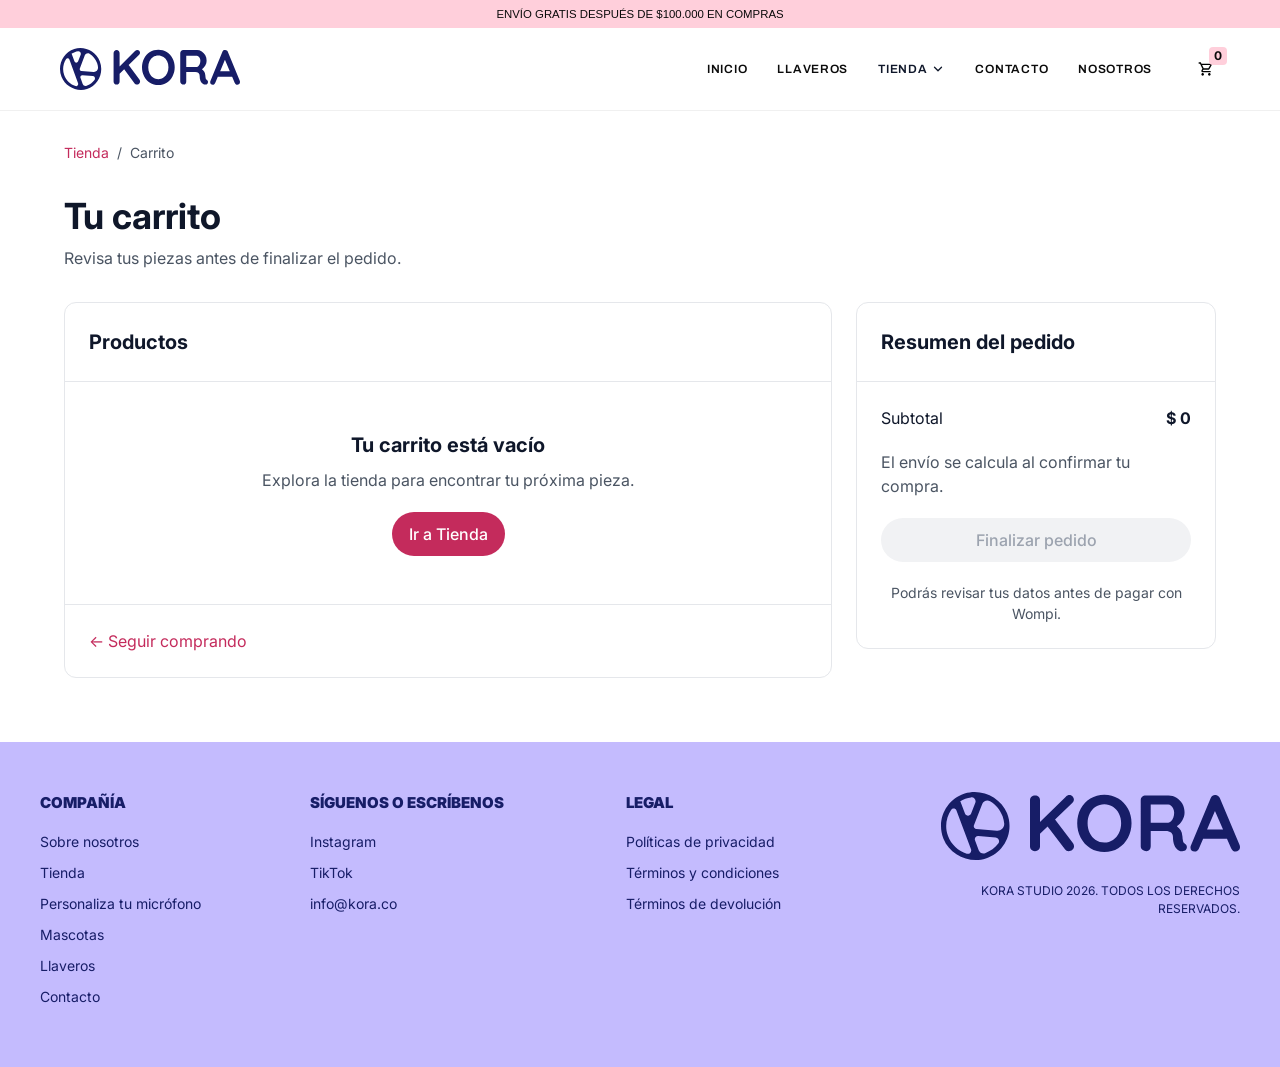
<file: carrito.html>
<!doctype html>
<html lang="es" data-density="comfortable">
<head>
  <meta charset="UTF-8">
  <meta name="viewport" content="width=device-width, initial-scale=1.0">
  <title>Carrito | Kora Studio</title>
  <meta name="description" content="Revisa tus productos Kora y finaliza tu pedido.">
  <link rel="stylesheet" href="assets/css/tokens.css?v=20261111-sidecart">
  <link rel="stylesheet" href="assets/css/components.css?v=20261111-nav-xmas">
  <link rel="stylesheet" href="styles.css?v=store-grid-v2">
  <link rel="stylesheet" href="visual-kora.css?v=20261110-diy-pink">
  <link rel="stylesheet" href="navbar-shared.css?v=20261118-categorias">
  <link rel="stylesheet" href="carrito.css?v=20261111-cart-flow">
  <link href="https://fonts.googleapis.com/css2?family=Inter:wght@400;500;600;700&display=swap" rel="stylesheet">
</head>
<body class="ds-root shop-page cart-page">
<header class="site-header">
      <div class="reference-announcement">ENVÍO GRATIS DESPUÉS DE $100.000 EN COMPRAS</div>
      <nav class="main-nav" aria-label="Navegación principal">
        <a class="brand" href="index.html" aria-label="Kora Studio inicio">
          <img src="assets/icon-06.svg" alt="Kora" />
        </a>
        <button class="nav-toggle" type="button" aria-expanded="false" aria-controls="nav-menu">
          <span></span><span></span><span></span>
        </button>
        <div class="nav-menu" id="nav-menu">
          <a href="index.html" >Inicio</a>
          <a href="llaveros.html" >Llaveros</a>
          <div class="nav-dropdown">
            <button class="nav-dropdown-trigger" type="button" aria-expanded="false" aria-controls="nav-shop-dropdown">
              Tienda <svg aria-hidden="true" viewBox="0 0 16 16" width="14" height="14"><path d="m4 6 4 4 4-4" fill="none" stroke="currentColor" stroke-width="1.5" stroke-linecap="round" stroke-linejoin="round"/></svg>
            </button>
            <div class="nav-dropdown-menu" id="nav-shop-dropdown" hidden>
              <a href="hazlotumismo.html">Todos los productos</a>
              <a href="hazlotumismo.html?categoria=Navidad">Navidad</a>
            </div>
          </div>
          <a href="contacto.html" >Contacto</a>
          <a href="nosotros.html" >Nosotros</a>
        </div>
        <div class="nav-actions" aria-label="Acciones de tienda">
          <button class="cart-button" type="button" aria-label="Abrir carrito" title="Abrir carrito">
            <img src="assets/icon-01.svg" alt="" />
            <strong class="cart-count">0</strong>
          </button>
        </div>
      </nav>
    </header>
<main class="ds-container cart-page-main">
  <nav class="cart-breadcrumb" aria-label="Miga de pan"><a href="hazlotumismo.html">Tienda</a><span aria-hidden="true">/</span><span aria-current="page">Carrito</span></nav>
  <header class="cart-page-heading"><h1>Tu carrito</h1><p>Revisa tus piezas antes de finalizar el pedido.</p></header>
  <div class="cart-page-layout">
    <section class="ds-card cart-page-products" aria-labelledby="cart-products-title">
      <div class="ds-card__header"><h2 id="cart-products-title">Productos <span id="cart-page-count"></span></h2></div>
      <div class="ds-card__body" id="cart-page-items" aria-live="polite"></div>
      <div class="ds-card__footer"><a href="hazlotumismo.html">← Seguir comprando</a></div>
    </section>
    <aside class="ds-card cart-page-summary" aria-labelledby="cart-summary-title">
      <div class="ds-card__header"><h2 id="cart-summary-title">Resumen del pedido</h2></div>
      <div class="ds-card__body">
        <div class="cart-page-line"><span>Subtotal</span><strong id="cart-page-subtotal">$0</strong></div>
        <p>El envío se calcula al confirmar tu compra.</p>
        <button class="ds-btn ds-btn--primary ds-btn--block" type="button" id="cart-page-checkout" data-checkout-open disabled>Finalizar pedido</button>
        <p class="cart-page-help">Podrás revisar tus datos antes de pagar con Wompi.</p>
      </div>
    </aside>
  </div>
</main>
<footer class="footer" id="contacto">
      <div class="section-inner footer-grid">
        <div>
          <h2>Compañía</h2>
          <a href="nosotros.html">Sobre nosotros</a>
          <a href="hazlotumismo.html">Tienda</a>
          <a href="personaliza-microfono.html">Personaliza tu micrófono</a>
          <a href="mascotas.html">Mascotas</a>
          <a href="llaveros.html">Llaveros</a>
          <a href="contacto.html">Contacto</a>
        </div>
        <div>
          <h2>Síguenos o escríbenos</h2>
          <a href="#">Instagram</a>
          <a href="#">TikTok</a>
          <a href="mailto:info@kora.co">info@kora.co</a>
        </div>
        <div>
          <h2>Legal</h2>
          <a href="#">Políticas de privacidad</a>
          <a href="#">Términos y condiciones</a>
          <a href="#">Términos de devolución</a>
        </div>
        <div class="footer-brand">
          <img src="assets/icon-08.svg" alt="Kora" />
          <p>Kora Studio 2026. Todos los derechos reservados.</p>
        </div>
      </div>
    </footer>
<script src="config.js"></script>
<script src="products.js"></script>
<script src="script.js?v=20261118-categorias"></script>
<script src="carrito.js?v=20261111-cart-flow"></script>
</body>
</html>
</file>
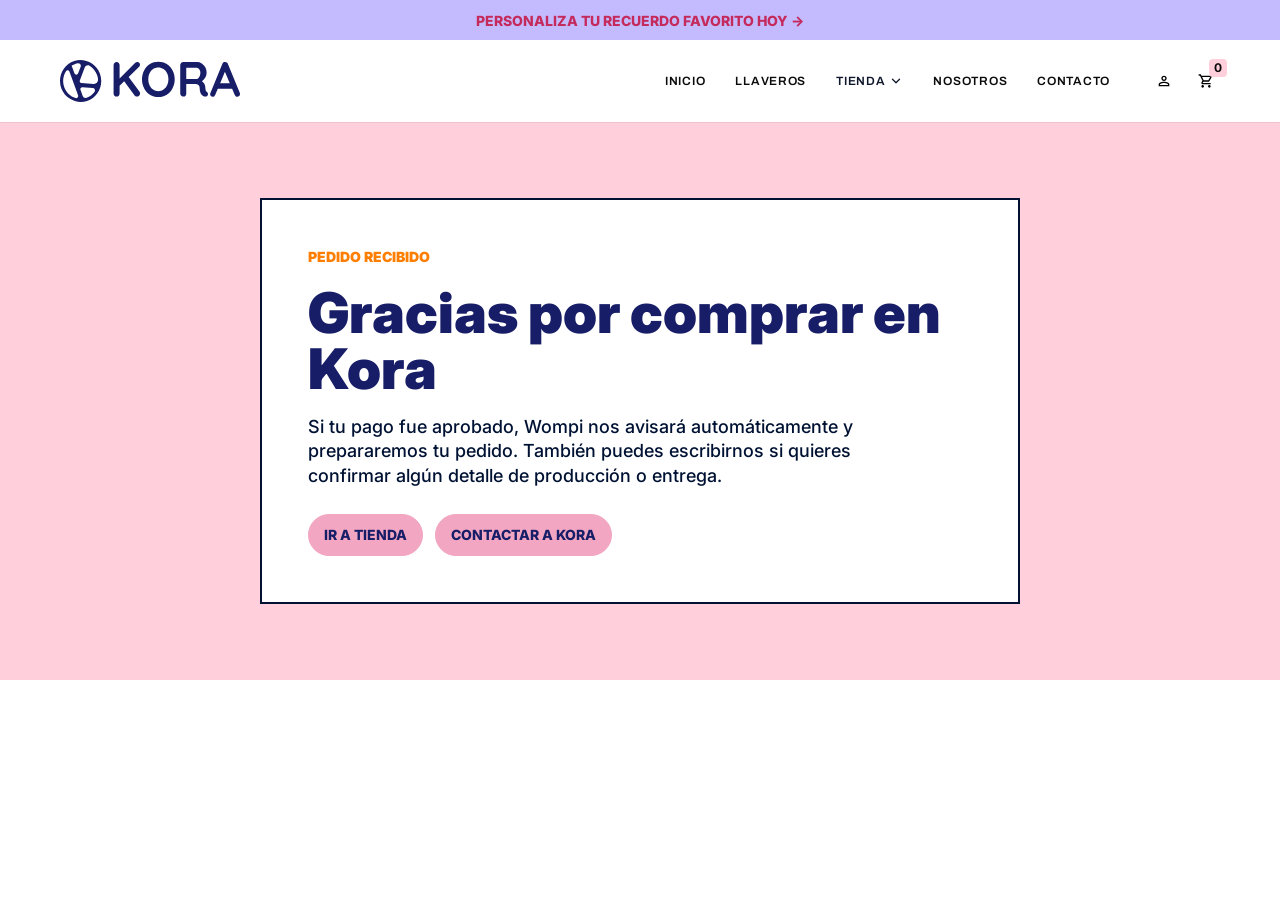
<file: checkout-resultado.html>
<!doctype html>
<html data-density="comfortable" lang="es">
  <head>
    <meta charset="UTF-8" />
    <meta name="viewport" content="width=device-width, initial-scale=1.0" />
    <title>Kora Studio | Resultado del pago</title>
    <meta name="description" content="Resultado del pago de tu pedido Kora." />
    <link rel="stylesheet" href="assets/css/tokens.css?v=20261111-sidecart">
  <link rel="stylesheet" href="assets/css/components.css?v=20261111-nav-xmas">
  <link rel="stylesheet" href="styles.css" />
    <link rel="stylesheet" href="visual-kora.css" />
  <link rel="stylesheet" href="navbar-shared.css?v=20261118-categorias" />
  <link href="https://fonts.googleapis.com/css2?family=Inter:wght@400;500;600;700&display=swap" rel="stylesheet">
</head>
  <body class="ds-root checkout-result-page">
    <header class="site-header">
      <div class="promo-bar">
        <a href="hazlotumismo.html">Personaliza tu recuerdo favorito hoy <span aria-hidden="true">→</span></a>
      </div>

      <nav class="main-nav" aria-label="Navegación principal">
        <a class="brand" href="index.html" aria-label="Kora Studio inicio">
          <img src="assets/icon-06.svg" alt="Kora" />
        </a>

        <button class="nav-toggle" type="button" aria-expanded="false" aria-controls="nav-menu">
          <span></span>
          <span></span>
          <span></span>
        </button>

        <div class="nav-menu" id="nav-menu">
          <a href="index.html">Inicio</a>
          <a href="mascotas.html">Mascotas</a>
          <a href="llaveros.html">Llaveros</a>
          <div class="nav-dropdown">
            <button class="nav-dropdown-trigger" type="button" aria-expanded="false" aria-controls="nav-shop-dropdown">
              Tienda <svg aria-hidden="true" viewBox="0 0 16 16" width="14" height="14"><path d="m4 6 4 4 4-4" fill="none" stroke="currentColor" stroke-width="1.5" stroke-linecap="round" stroke-linejoin="round"/></svg>
            </button>
            <div class="nav-dropdown-menu" id="nav-shop-dropdown" hidden>
              <a href="hazlotumismo.html">Todos los productos</a>
              <a href="hazlotumismo.html?categoria=Navidad">Navidad</a>
            </div>
          </div>
          <a href="nosotros.html">Nosotros</a>
          <a href="contacto.html">Contacto</a>
        </div>

        <div class="nav-actions" aria-label="Acciones de tienda">
          <button type="button" aria-label="Favoritos" title="Favoritos">
            <img src="assets/icon-03.svg" alt="" />
          </button>
          <button class="cart-button" type="button" aria-label="Carrito" title="Carrito">
            <img src="assets/icon-01.svg" alt="" />
            <strong class="cart-count">0</strong>
          </button>
        </div>
      </nav>
    </header>

    <main class="checkout-result">
      <section class="section-inner checkout-result-card" aria-labelledby="checkout-result-title">
        <p>Pedido recibido</p>
        <h1 id="checkout-result-title">Gracias por comprar en Kora</h1>
        <span>
          Si tu pago fue aprobado, Wompi nos avisará automáticamente y prepararemos tu pedido.
          También puedes escribirnos si quieres confirmar algún detalle de producción o entrega.
        </span>
        <div class="checkout-result-actions">
          <a class="button button-primary" href="hazlotumismo.html">Ir a tienda</a>
          <a class="button button-secondary" href="contacto.html">Contactar a Kora</a>
        </div>
      </section>
    </main>

    <script src="config.js"></script>
    <script src="products.js"></script>
    <script src="script.js?v=20261118-categorias"></script>
  </body>
</html>
</file>
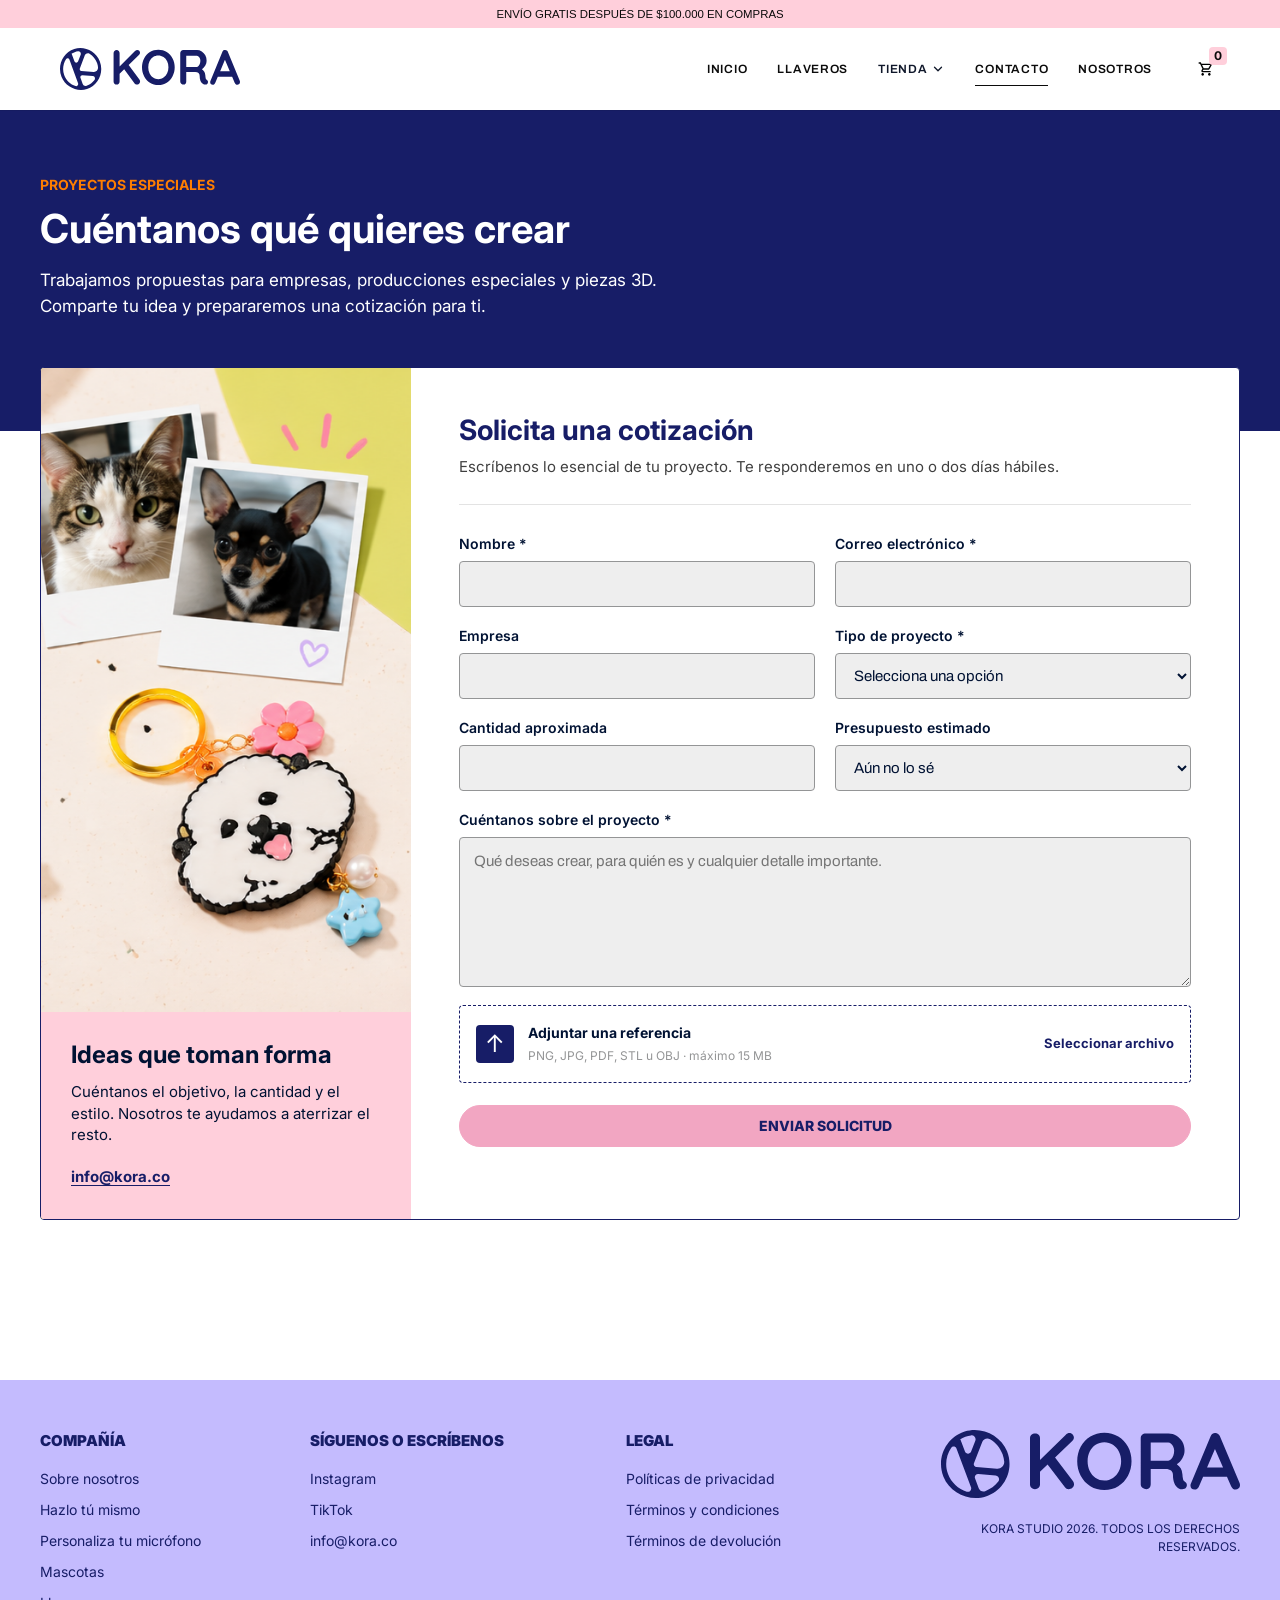
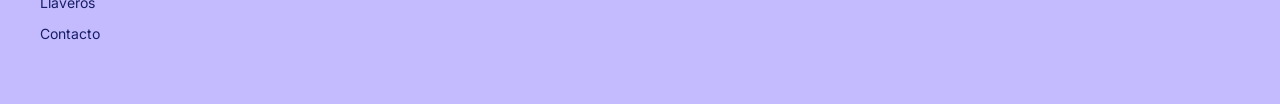
<file: contacto.html>
<!doctype html>
<html data-density="comfortable" lang="es">
  <head>
    <meta charset="UTF-8" />
    <meta name="viewport" content="width=device-width, initial-scale=1.0" />
    <title>Kora Studio | Contacto y cotizaciones</title>
    <meta
      name="description"
      content="Cuéntanos sobre tu proyecto empresarial, producción especial o idea 3D y solicita una cotización con Kora Studio."
    />
    <link rel="stylesheet" href="assets/css/tokens.css?v=20261111-sidecart">
  <link rel="stylesheet" href="assets/css/components.css?v=20261111-nav-xmas">
  <link rel="stylesheet" href="styles.css?v=buttons-pink-v2" />
    <link rel="stylesheet" href="visual-kora.css?v=navbar-shared-llaveros-v3" />
    <link rel="stylesheet" href="navbar-shared.css?v=20261118-categorias" />
  <link href="https://fonts.googleapis.com/css2?family=Inter:wght@400;500;600;700&display=swap" rel="stylesheet">
</head>
  <body class="ds-root contact-page">
<header class="site-header">
      <div class="reference-announcement">ENVÍO GRATIS DESPUÉS DE $100.000 EN COMPRAS</div>
      <nav class="main-nav" aria-label="Navegación principal">
        <a class="brand" href="index.html" aria-label="Kora Studio inicio">
          <img src="assets/icon-06.svg" alt="Kora" />
        </a>
        <button class="nav-toggle" type="button" aria-expanded="false" aria-controls="nav-menu">
          <span></span><span></span><span></span>
        </button>
        <div class="nav-menu" id="nav-menu">
          <a href="index.html" >Inicio</a>
          <a href="llaveros.html" >Llaveros</a>
          <div class="nav-dropdown">
            <button class="nav-dropdown-trigger" type="button" aria-expanded="false" aria-controls="nav-shop-dropdown">
              Tienda <svg aria-hidden="true" viewBox="0 0 16 16" width="14" height="14"><path d="m4 6 4 4 4-4" fill="none" stroke="currentColor" stroke-width="1.5" stroke-linecap="round" stroke-linejoin="round"/></svg>
            </button>
            <div class="nav-dropdown-menu" id="nav-shop-dropdown" hidden>
              <a href="hazlotumismo.html">Todos los productos</a>
              <a href="hazlotumismo.html?categoria=Navidad">Navidad</a>
            </div>
          </div>
          <a href="contacto.html" class="active" aria-current="page">Contacto</a>
          <a href="nosotros.html" >Nosotros</a>
        </div>
        <div class="nav-actions" aria-label="Acciones de tienda">
          <button class="cart-button" type="button" aria-label="Carrito" title="Carrito">
            <img src="assets/icon-01.svg" alt="" />
            <strong class="cart-count">0</strong>
          </button>
        </div>
      </nav>
    </header>

    <main>
      <section class="contact-intro" aria-labelledby="contact-title">
        <div class="section-inner">
          <p>Proyectos especiales</p>
          <h1 id="contact-title">Cuéntanos qué quieres crear</h1>
          <span>
            Trabajamos propuestas para empresas, producciones especiales y piezas 3D.
            Comparte tu idea y prepararemos una cotización para ti.
          </span>
        </div>
      </section>

      <section class="contact-workspace" aria-labelledby="quote-title">
        <div class="section-inner contact-panel">
          <aside class="contact-project-visual">
            <img src="assets/image-01.png" alt="Muestra de productos personalizados creados por Kora" />
            <div>
              <h2>Ideas que toman forma</h2>
              <p>Cuéntanos el objetivo, la cantidad y el estilo. Nosotros te ayudamos a aterrizar el resto.</p>
              <a href="mailto:info@kora.co">info@kora.co</a>
            </div>
          </aside>

          <form class="contact-form" id="contact-project-form" novalidate>
            <header>
              <h2 id="quote-title">Solicita una cotización</h2>
              <p>Escríbenos lo esencial de tu proyecto. Te responderemos en uno o dos días hábiles.</p>
            </header>

            <div class="contact-form-grid">
              <label class="contact-field">
                <span>Nombre *</span>
                <input type="text" name="name" autocomplete="name" required />
              </label>

              <label class="contact-field">
                <span>Correo electrónico *</span>
                <input type="email" name="email" autocomplete="email" required />
              </label>

              <label class="contact-field">
                <span>Empresa</span>
                <input type="text" name="company" autocomplete="organization" />
              </label>

              <label class="contact-field">
                <span>Tipo de proyecto *</span>
                <select name="projectType" required>
                  <option value="">Selecciona una opción</option>
                  <option value="empresa">Proyecto para empresa</option>
                  <option value="3d">Diseño o impresión 3D</option>
                  <option value="produccion">Producción especial</option>
                  <option value="otro">Otro proyecto</option>
                </select>
              </label>

              <label class="contact-field">
                <span>Cantidad aproximada</span>
                <input type="number" name="quantity" min="1" inputmode="numeric" />
              </label>

              <label class="contact-field">
                <span>Presupuesto estimado</span>
                <select name="budget">
                  <option value="">Aún no lo sé</option>
                  <option value="menos-500">Menos de $500.000</option>
                  <option value="500-1m">$500.000 a $1.000.000</option>
                  <option value="1m-3m">$1.000.000 a $3.000.000</option>
                  <option value="mas-3m">Más de $3.000.000</option>
                </select>
              </label>

              <label class="contact-field contact-field-full">
                <span>Cuéntanos sobre el proyecto *</span>
                <textarea
                  name="details"
                  rows="6"
                  placeholder="Qué deseas crear, para quién es y cualquier detalle importante."
                  required
                ></textarea>
              </label>

              <label class="contact-upload contact-field-full" for="contact-reference">
                <span class="contact-upload-icon" aria-hidden="true">↑</span>
                <span class="contact-upload-copy">
                  <strong>Adjuntar una referencia</strong>
                  <small>PNG, JPG, PDF, STL u OBJ · máximo 15 MB</small>
                </span>
                <span class="contact-file-name" id="contact-file-name">Seleccionar archivo</span>
                <input
                  id="contact-reference"
                  type="file"
                  name="reference"
                  accept=".png,.jpg,.jpeg,.pdf,.stl,.obj"
                />
              </label>
            </div>

            <button class="button button-primary contact-submit" type="submit">Enviar solicitud</button>
            <p class="contact-form-status" id="contact-form-status" aria-live="polite"></p>
          </form>
        </div>
      </section>
    </main>

    <footer class="footer" id="contacto">
      <div class="section-inner footer-grid">
        <div>
          <h2>Compañía</h2>
          <a href="nosotros.html">Sobre nosotros</a>
          <a href="hazlotumismo.html">Hazlo tú mismo</a>
          <a href="personaliza-microfono.html">Personaliza tu micrófono</a>
          <a href="mascotas.html">Mascotas</a>
          <a href="llaveros.html">Llaveros</a>
          <a href="contacto.html">Contacto</a>
        </div>
        <div>
          <h2>Síguenos o escríbenos</h2>
          <a href="#">Instagram</a>
          <a href="#">TikTok</a>
          <a href="mailto:info@kora.co">info@kora.co</a>
        </div>
        <div>
          <h2>Legal</h2>
          <a href="#">Políticas de privacidad</a>
          <a href="#">Términos y condiciones</a>
          <a href="#">Términos de devolución</a>
        </div>
        <div class="footer-brand">
          <img src="assets/icon-08.svg" alt="Kora" />
          <p>Kora Studio 2026. Todos los derechos reservados.</p>
        </div>
      </div>
    </footer>

    <script src="config.js"></script>
    <script src="products.js"></script>
    <script src="script.js?v=20261118-categorias"></script>
    <script src="contact.js"></script>
  </body>
</html>
</file>
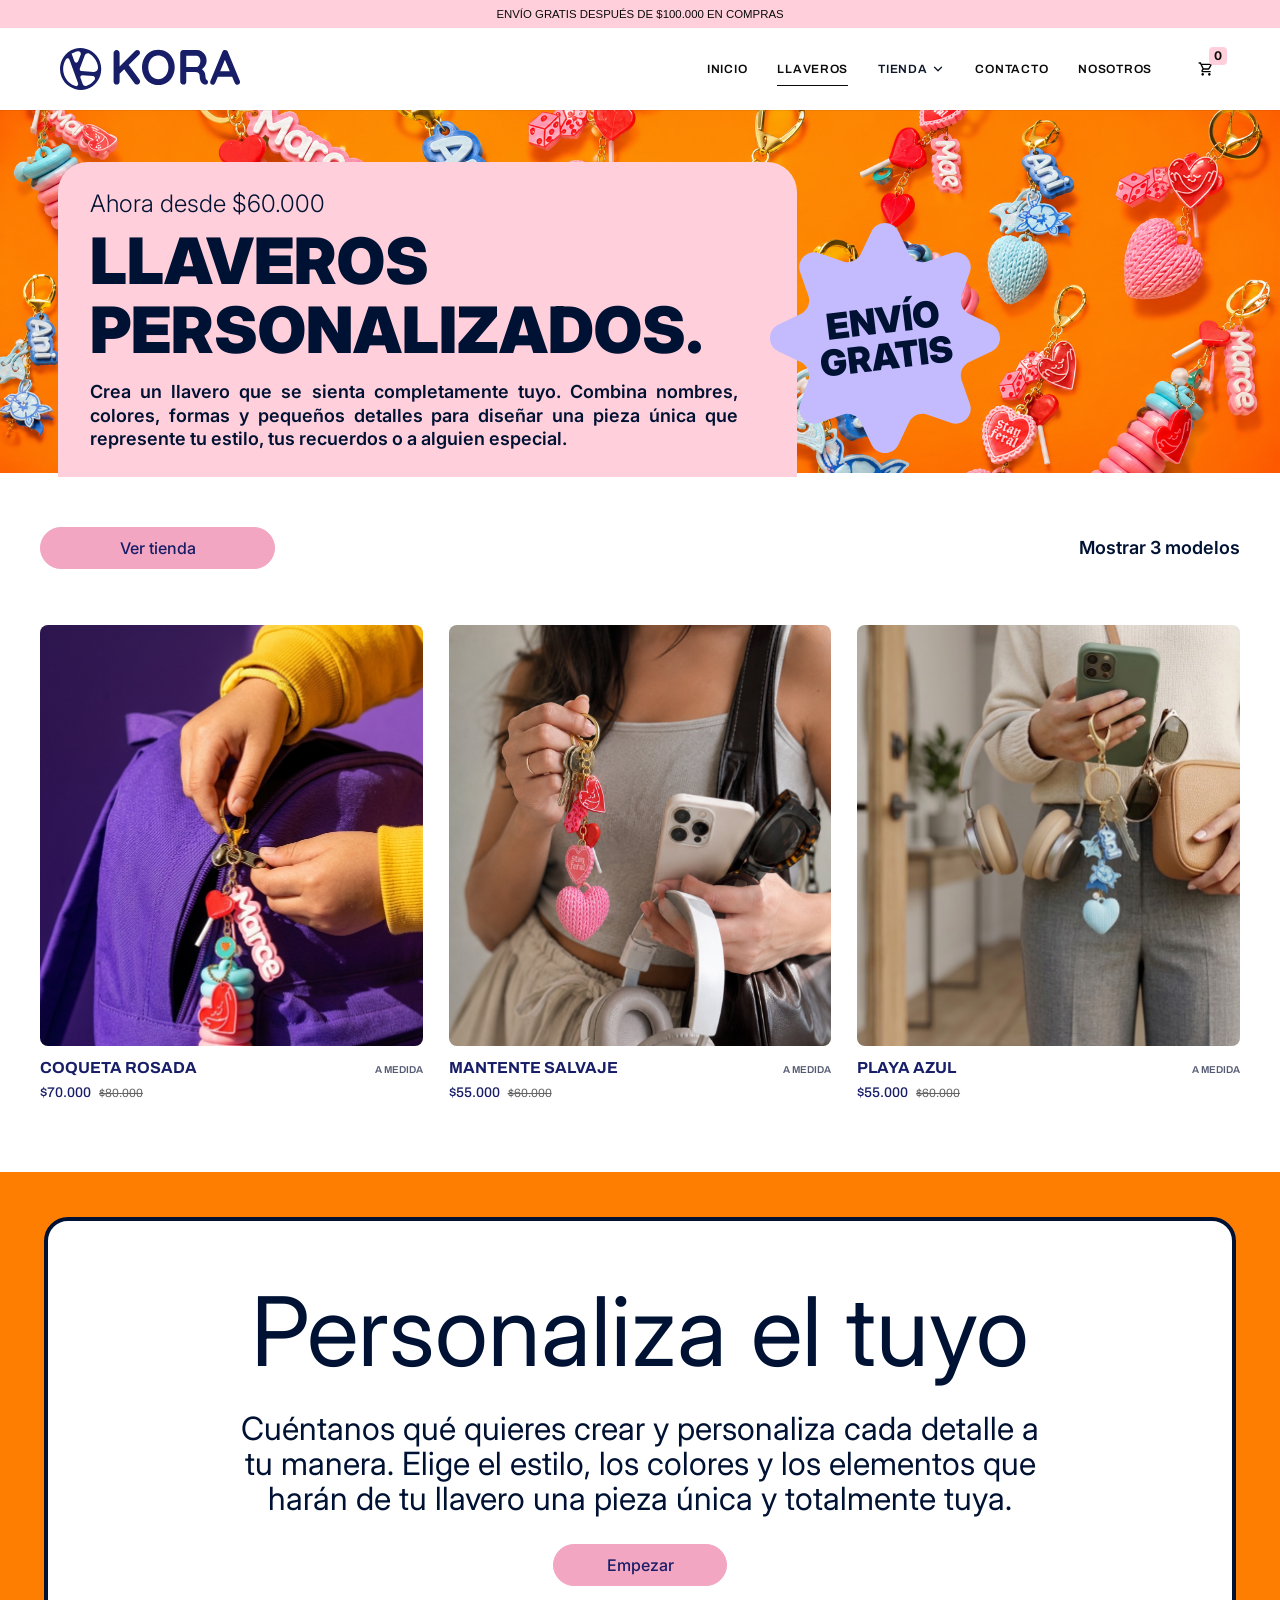
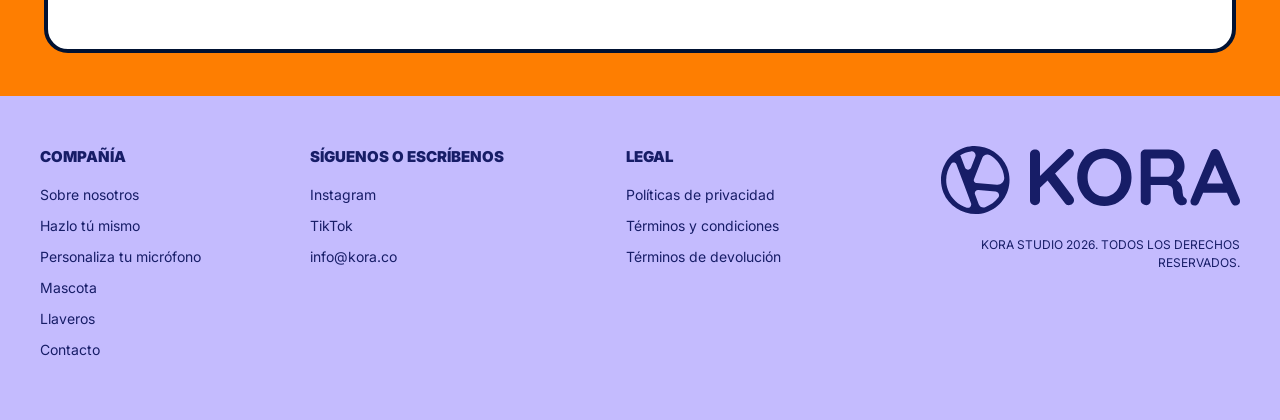
<file: llaveros.html>
<!doctype html>
<html data-density="comfortable" lang="es">
  <head>
    <meta charset="UTF-8" />
    <meta name="viewport" content="width=device-width, initial-scale=1.0" />
    <title>Kora Studio | Llaveros</title>
    <meta
      name="description"
      content="Llaveros personalizados Kora con nombres, colores, formas y detalles únicos."
    />
    <link rel="stylesheet" href="assets/css/tokens.css?v=20261111-sidecart">
  <link rel="stylesheet" href="assets/css/components.css?v=20261111-nav-xmas">
  <link rel="stylesheet" href="styles.css?v=navbar-shared-llaveros-v3" />
    <link rel="stylesheet" href="visual-kora.css?v=navbar-shared-llaveros-v3" />
    <link rel="stylesheet" href="navbar-shared.css?v=20261118-categorias" />
  <link href="https://fonts.googleapis.com/css2?family=Inter:wght@400;500;600;700&display=swap" rel="stylesheet">
</head>
  <body class="ds-root">
<header class="site-header">
      <div class="reference-announcement">ENVÍO GRATIS DESPUÉS DE $100.000 EN COMPRAS</div>
      <nav class="main-nav" aria-label="Navegación principal">
        <a class="brand" href="index.html" aria-label="Kora Studio inicio">
          <img src="assets/icon-06.svg" alt="Kora" />
        </a>
        <button class="nav-toggle" type="button" aria-expanded="false" aria-controls="nav-menu">
          <span></span><span></span><span></span>
        </button>
        <div class="nav-menu" id="nav-menu">
          <a href="index.html" >Inicio</a>
          <a href="llaveros.html" class="active" aria-current="page">Llaveros</a>
          <div class="nav-dropdown">
            <button class="nav-dropdown-trigger" type="button" aria-expanded="false" aria-controls="nav-shop-dropdown">
              Tienda <svg aria-hidden="true" viewBox="0 0 16 16" width="14" height="14"><path d="m4 6 4 4 4-4" fill="none" stroke="currentColor" stroke-width="1.5" stroke-linecap="round" stroke-linejoin="round"/></svg>
            </button>
            <div class="nav-dropdown-menu" id="nav-shop-dropdown" hidden>
              <a href="hazlotumismo.html">Todos los productos</a>
              <a href="hazlotumismo.html?categoria=Navidad">Navidad</a>
            </div>
          </div>
          <a href="contacto.html" >Contacto</a>
          <a href="nosotros.html" >Nosotros</a>
        </div>
        <div class="nav-actions" aria-label="Acciones de tienda">
          <button class="cart-button" type="button" aria-label="Carrito" title="Carrito">
            <img src="assets/icon-01.svg" alt="" />
            <strong class="cart-count">0</strong>
          </button>
        </div>
      </nav>
    </header>

    <main class="llaveros-page">
      <section class="llaveros-hero" aria-labelledby="llaveros-title">
        <a class="llaveros-hero-link" href="hazlotumismo.html" aria-label="Explorar el catálogo de llaveros"><picture class="llaveros-hero-picture"><source media="(max-width: 767px)" srcset="assets/llaveros-image-01.png" /><img class="llaveros-hero-bg" src="assets/llaveros-image-01.png" alt="" /></picture></a>
        <div class="llaveros-hero-card">
          <p>Ahora desde $60.000</p>
          <h1 id="llaveros-title">
            <span>Llaveros</span>
            <span>personalizados.</span>
          </h1>
          <p>
            Crea un llavero que se sienta completamente tuyo. Combina nombres,
            colores, formas y pequeños detalles para diseñar una pieza única que
            represente tu estilo, tus recuerdos o a alguien especial.
          </p>
        </div>
        <div class="llaveros-free-badge" aria-hidden="true">
          <img src="assets/llaveros-star.svg" alt="" />
          <strong>Envío<br />gratis</strong>
        </div>
      </section>

      <section class="llaveros-catalog" aria-labelledby="llaveros-catalog-title">
        <h2 class="sr-only" id="llaveros-catalog-title">Catálogo de llaveros</h2>
        <div class="section-inner llaveros-catalog-toolbar">
          <a class="button mascotas-dark-button" href="hazlotumismo.html?categoria=A%20medida">Ver tienda</a>
          <span>Mostrar 3 modelos</span>
        </div>

        <div class="section-inner llaveros-product-grid">
          <a class="llaveros-product-card" href="producto.html?id=llavero-coqueta-rosada">
            <div class="llaveros-product-media">
              <img src="assets/llaveros-image-03.jpeg" alt="Llavero coqueta rosada en morral morado" />
            </div>
            <div class="llaveros-card-info">
              <div class="product-heading-row"><h3>Coqueta rosada</h3><span>A medida</span></div>
              <div class="product-price"><strong>$70.000</strong><span>$80.000</span></div>
              
            </div>
          </a>

          <a class="llaveros-product-card" href="producto.html?id=llavero-mantente-salvaje">
            <div class="llaveros-product-media">
              <img src="assets/llaveros-image-05.png" alt="Llavero Mantente salvaje con corazón rosado" />
            </div>
            <div class="llaveros-card-info">
              <div class="product-heading-row"><h3>Mantente salvaje</h3><span>A medida</span></div>
              <div class="product-price"><strong>$55.000</strong><span>$60.000</span></div>
              
            </div>
          </a>

          <a class="llaveros-product-card" href="producto.html?id=llavero-playa-azul">
            <div class="llaveros-product-media">
              <img src="assets/llaveros-image-04.png" alt="Llavero Playa azul con corazón azul" />
            </div>
            <div class="llaveros-card-info">
              <div class="product-heading-row"><h3>Playa azul</h3><span>A medida</span></div>
              <div class="product-price"><strong>$55.000</strong><span>$60.000</span></div>
              
            </div>
          </a>
        </div>
      </section>

      <section class="llaveros-custom" aria-labelledby="llaveros-custom-title">
        <div class="llaveros-custom-card">
          <h2 id="llaveros-custom-title">Personaliza el tuyo</h2>
          <p>
            Cuéntanos qué quieres crear y personaliza cada detalle a tu manera.
            Elige el estilo, los colores y los elementos que harán de tu llavero
            una pieza única y totalmente tuya.
          </p>
          <a class="button mascotas-dark-button" href="hazlotumismo.html?categoria=A%20medida">Empezar</a>
        </div>
      </section>
    </main>

    <footer class="footer" id="contacto">
      <div class="section-inner footer-grid">
        <div>
          <h2>Compañía</h2>
          <a href="nosotros.html">Sobre nosotros</a>
          <a href="hazlotumismo.html">Hazlo tú mismo</a>
          <a href="personaliza-microfono.html">Personaliza tu micrófono</a>
          <a href="mascotas.html">Mascota</a>
          <a href="llaveros.html">Llaveros</a>
          <a href="contacto.html">Contacto</a>
        </div>
        <div>
          <h2>Síguenos o escríbenos</h2>
          <a href="#">Instagram</a>
          <a href="#">TikTok</a>
          <a href="mailto:info@kora.co">info@kora.co</a>
        </div>
        <div>
          <h2>Legal</h2>
          <a href="#">Políticas de privacidad</a>
          <a href="#">Términos y condiciones</a>
          <a href="#">Términos de devolución</a>
        </div>
        <div class="footer-brand">
          <img src="assets/icon-08.svg" alt="Kora" />
          <p>Kora Studio 2026. Todos los derechos reservados.</p>
        </div>
      </div>
    </footer>

    <script src="config.js"></script>
    <script src="site-banners.js?v=20261110-1" defer></script>
    <script src="products.js"></script>
    <script src="script.js?v=20261118-categorias"></script>
  </body>
</html>
</file>
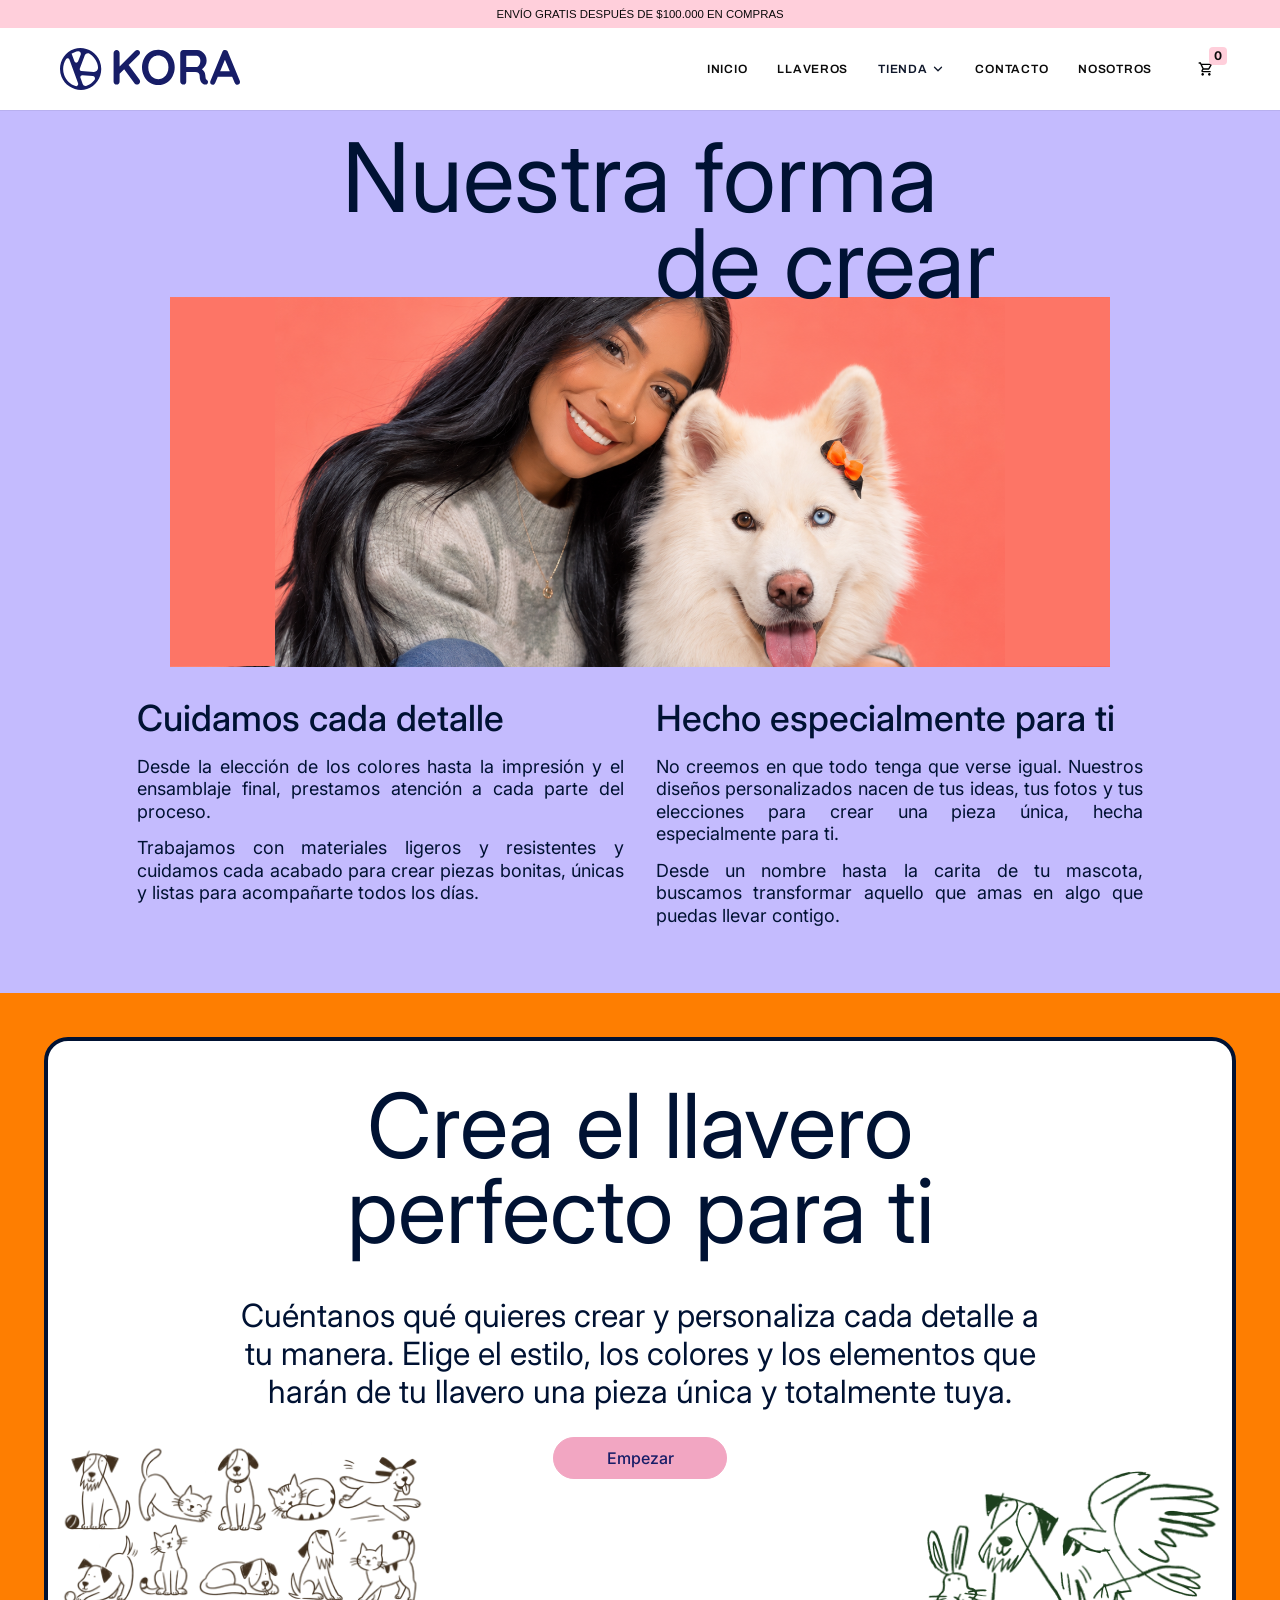
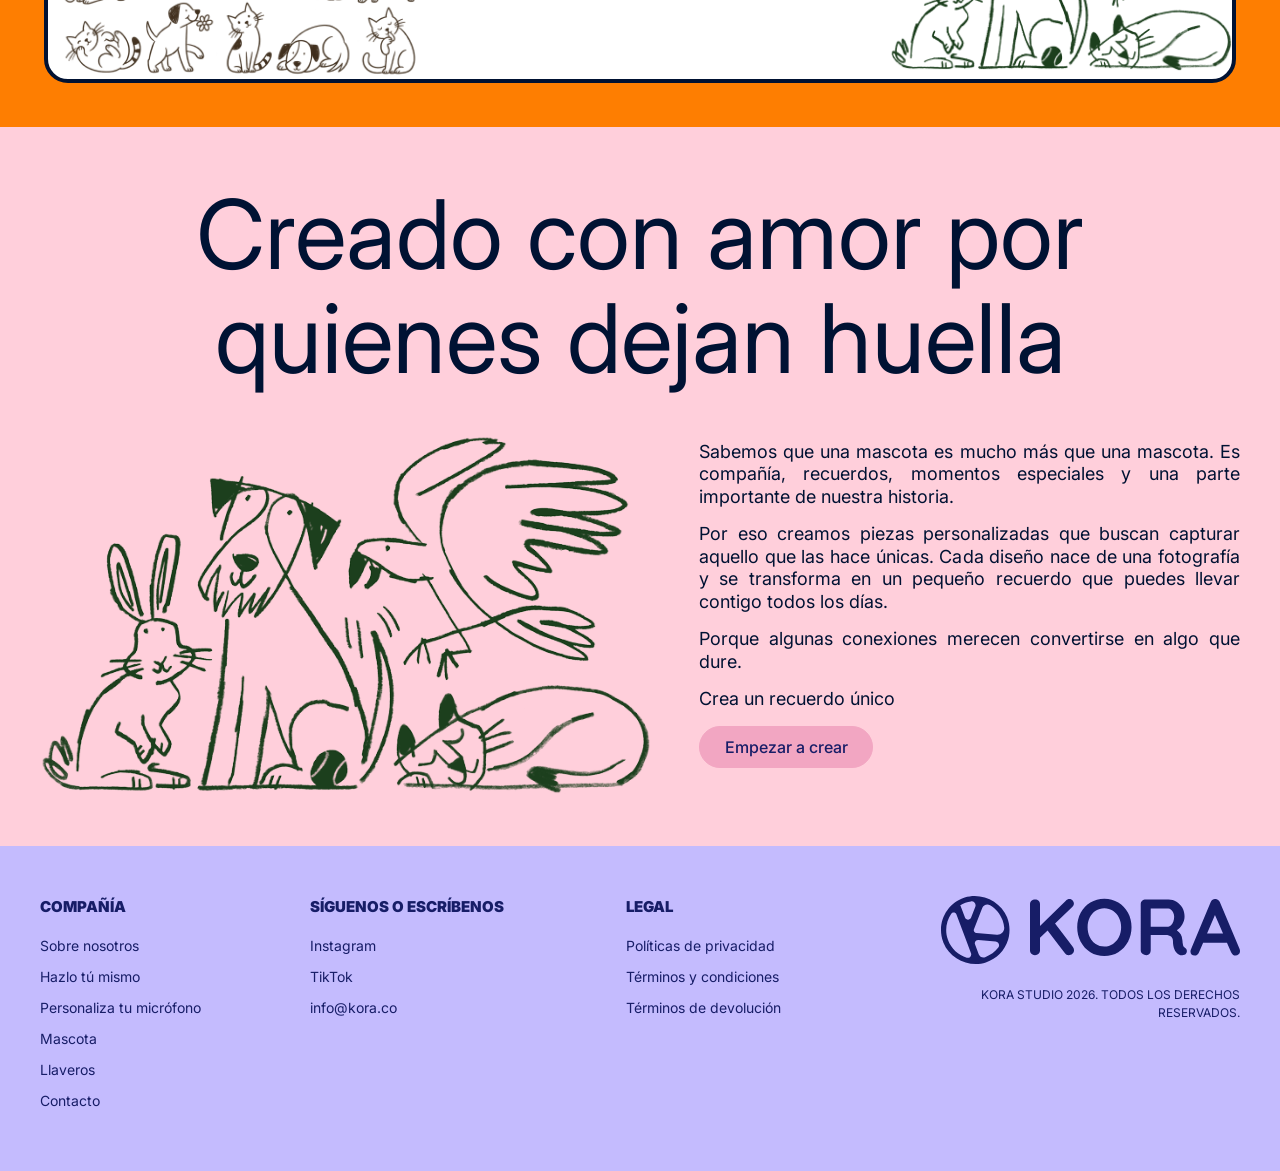
<file: mascotas.html>
<!doctype html>
<html data-density="comfortable" lang="es">
  <head>
    <meta charset="UTF-8" />
    <meta name="viewport" content="width=device-width, initial-scale=1.0" />
    <title>Kora Studio | Mascotas</title>
    <meta
      name="description"
      content="Conoce la forma en que Kora crea llaveros personalizados para mascotas."
    />
    <link rel="stylesheet" href="assets/css/tokens.css?v=20261111-sidecart">
  <link rel="stylesheet" href="assets/css/components.css?v=20261111-nav-xmas">
  <link rel="stylesheet" href="styles.css?v=buttons-pink-v2" />
    <link rel="stylesheet" href="visual-kora.css?v=navbar-shared-llaveros-v3" />
    <link rel="stylesheet" href="navbar-shared.css?v=20261118-categorias" />
  <link href="https://fonts.googleapis.com/css2?family=Inter:wght@400;500;600;700&display=swap" rel="stylesheet">
</head>
  <body class="ds-root">
<header class="site-header">
      <div class="reference-announcement">ENVÍO GRATIS DESPUÉS DE $100.000 EN COMPRAS</div>
      <nav class="main-nav" aria-label="Navegación principal">
        <a class="brand" href="index.html" aria-label="Kora Studio inicio">
          <img src="assets/icon-06.svg" alt="Kora" />
        </a>
        <button class="nav-toggle" type="button" aria-expanded="false" aria-controls="nav-menu">
          <span></span><span></span><span></span>
        </button>
        <div class="nav-menu" id="nav-menu">
          <a href="index.html" >Inicio</a>
          <a href="llaveros.html" >Llaveros</a>
          <div class="nav-dropdown">
            <button class="nav-dropdown-trigger" type="button" aria-expanded="false" aria-controls="nav-shop-dropdown">
              Tienda <svg aria-hidden="true" viewBox="0 0 16 16" width="14" height="14"><path d="m4 6 4 4 4-4" fill="none" stroke="currentColor" stroke-width="1.5" stroke-linecap="round" stroke-linejoin="round"/></svg>
            </button>
            <div class="nav-dropdown-menu" id="nav-shop-dropdown" hidden>
              <a href="hazlotumismo.html">Todos los productos</a>
              <a href="hazlotumismo.html?categoria=Navidad">Navidad</a>
            </div>
          </div>
          <a href="contacto.html" >Contacto</a>
          <a href="nosotros.html" >Nosotros</a>
        </div>
        <div class="nav-actions" aria-label="Acciones de tienda">
          <button class="cart-button" type="button" aria-label="Carrito" title="Carrito">
            <img src="assets/icon-01.svg" alt="" />
            <strong class="cart-count">0</strong>
          </button>
        </div>
      </nav>
    </header>

    <main class="mascotas-page">
      <section class="mascotas-hero" aria-labelledby="mascotas-title">
        <div class="section-inner mascotas-hero-inner">
          <h1 id="mascotas-title">
            <span>Nuestra forma</span>
            <span>de crear</span>
          </h1>

          <div class="mascotas-hero-photo"><a class="mascotas-hero-photo-link" href="mascotas.html" aria-label="Conoce la categoría de mascotas"><picture class="mascotas-hero-picture"><source media="(max-width: 767px)" srcset="assets/mascotas-image-01.png" /><img src="assets/mascotas-image-01.png" alt="Persona con perro blanco para llavero personalizado" /></picture></a></div>

          <div class="mascotas-copy-grid">
            <article>
              <h2>Cuidamos cada detalle</h2>
              <p>
                Desde la elección de los colores hasta la impresión y el ensamblaje final,
                prestamos atención a cada parte del proceso.
              </p>
              <p>
                Trabajamos con materiales ligeros y resistentes y cuidamos cada acabado para
                crear piezas bonitas, únicas y listas para acompañarte todos los días.
              </p>
            </article>

            <article>
              <h2>Hecho especialmente para ti</h2>
              <p>
                No creemos en que todo tenga que verse igual. Nuestros diseños personalizados
                nacen de tus ideas, tus fotos y tus elecciones para crear una pieza única,
                hecha especialmente para ti.
              </p>
              <p>
                Desde un nombre hasta la carita de tu mascota, buscamos transformar aquello
                que amas en algo que puedas llevar contigo.
              </p>
            </article>
          </div>
        </div>
      </section>

      <section class="mascotas-create" aria-labelledby="mascotas-create-title">
        <div class="mascotas-create-card">
          <img class="mascotas-create-pets mascotas-create-pets-left" src="assets/mascotas-image-04.png" alt="" />
          <img class="mascotas-create-pets mascotas-create-pets-right" src="assets/mascotas-image-03.png" alt="" />
          <h2 id="mascotas-create-title">
            <span>Crea el llavero</span>
            <span>perfecto para ti</span>
          </h2>
          <p>
            Cuéntanos qué quieres crear y personaliza cada detalle a tu manera. Elige el estilo,
            los colores y los elementos que harán de tu llavero una pieza única y totalmente tuya.
          </p>
          <button class="button mascotas-dark-button" type="button" data-open-pet-modal>Empezar</button>
        </div>
      </section>

      <section class="mascotas-love" aria-labelledby="mascotas-love-title">
        <div class="section-inner mascotas-love-inner">
          <h2 id="mascotas-love-title">
            <span>Creado con amor por</span>
            <span>quienes dejan huella</span>
          </h2>
          <div class="mascotas-love-art">
            <img src="assets/mascotas-image-02.png" alt="Ilustración de mascotas Kora" />
          </div>
          <div class="mascotas-love-copy">
            <p>
              Sabemos que una mascota es mucho más que una mascota. Es compañía, recuerdos,
              momentos especiales y una parte importante de nuestra historia.
            </p>
            <p>
              Por eso creamos piezas personalizadas que buscan capturar aquello que las hace únicas.
              Cada diseño nace de una fotografía y se transforma en un pequeño recuerdo que puedes
              llevar contigo todos los días.
            </p>
            <p>Porque algunas conexiones merecen convertirse en algo que dure.</p>
            <p>Crea un recuerdo único</p>
            <button class="button mascotas-dark-button" type="button" data-open-pet-modal>Empezar a crear</button>
          </div>
        </div>
      </section>
    </main>

    <div class="pet-modal-overlay" id="pet-modal" aria-hidden="true">
      <div class="pet-modal" role="dialog" aria-modal="true" aria-labelledby="pet-modal-title">
        <button class="pet-modal-close" type="button" data-close-pet-modal aria-label="Cerrar modal">×</button>
        <form class="pet-modal-form">
          <p class="pet-modal-eyebrow">Mascotas</p>
          <h2 id="pet-modal-title">Empecemos tu llavero personalizado</h2>
          <div class="pet-modal-field">
            <label for="pet-client-name">Tu nombre</label>
            <input id="pet-client-name" name="client-name" type="text" autocomplete="name" placeholder="Escribe tu nombre" required />
          </div>
          <div class="pet-modal-field">
            <label for="pet-name">Nombre de tu mascota</label>
            <input id="pet-name" name="pet-name" type="text" placeholder="Ej. Luna" required />
          </div>
          <div class="pet-modal-row">
            <div class="pet-modal-field">
              <label for="pet-type">Tipo de mascota</label>
              <select id="pet-type" name="pet-type" required>
                <option value="">Selecciona</option>
                <option>Perro</option>
                <option>Gato</option>
                <option>Otro</option>
              </select>
            </div>
            <div class="pet-modal-field">
              <label for="pet-color">Color principal</label>
              <input id="pet-color" name="pet-color" type="text" placeholder="Ej. Negro y miel" />
            </div>
          </div>
          <div class="pet-photo-instructions">
            <div class="pet-photo-instructions-copy">
              <h3>Instrucciones para la foto de tu mascotica:</h3>
              <ol>
                <li>Trata que la carita de tu perrito este lo más cerca a la cámara.</li>
                <li>Ten buena iluminación.</li>
              </ol>
            </div>
            <img src="assets/instrucciones-mascota.svg" alt="Muestra de foto recomendada para mascota" />
          </div>
          <div class="pet-modal-field">
            <label for="pet-photo">Foto de referencia</label>
            <input id="pet-photo" name="pet-photo" type="file" accept="image/*" />
          </div>
          <div class="pet-modal-field">
            <label for="pet-details">Detalles importantes</label>
            <textarea id="pet-details" name="pet-details" rows="4" placeholder="Cuéntanos rasgos, colores o accesorios que quieras incluir"></textarea>
          </div>
          <button class="button mascotas-dark-button pet-modal-submit" type="submit">Enviar solicitud</button>
        </form>
      </div>
    </div>

    <footer class="footer" id="contacto">
      <div class="section-inner footer-grid">
        <div>
          <h2>Compañía</h2>
          <a href="nosotros.html">Sobre nosotros</a>
          <a href="hazlotumismo.html">Hazlo tú mismo</a>
          <a href="personaliza-microfono.html">Personaliza tu micrófono</a>
          <a href="mascotas.html">Mascota</a>
          <a href="llaveros.html">Llaveros</a>
          <a href="contacto.html">Contacto</a>
        </div>
        <div>
          <h2>Síguenos o escríbenos</h2>
          <a href="#">Instagram</a>
          <a href="#">TikTok</a>
          <a href="mailto:info@kora.co">info@kora.co</a>
        </div>
        <div>
          <h2>Legal</h2>
          <a href="#">Políticas de privacidad</a>
          <a href="#">Términos y condiciones</a>
          <a href="#">Términos de devolución</a>
        </div>
        <div class="footer-brand">
          <img src="assets/mascotas-footer-logo.svg" alt="Kora" />
          <p>Kora Studio 2026. Todos los derechos reservados.</p>
        </div>
      </div>
    </footer>

    <script src="config.js"></script>
    <script src="site-banners.js?v=20261110-1" defer></script>
    <script src="products.js"></script>
    <script src="script.js?v=20261118-categorias"></script>
  </body>
</html>
</file>
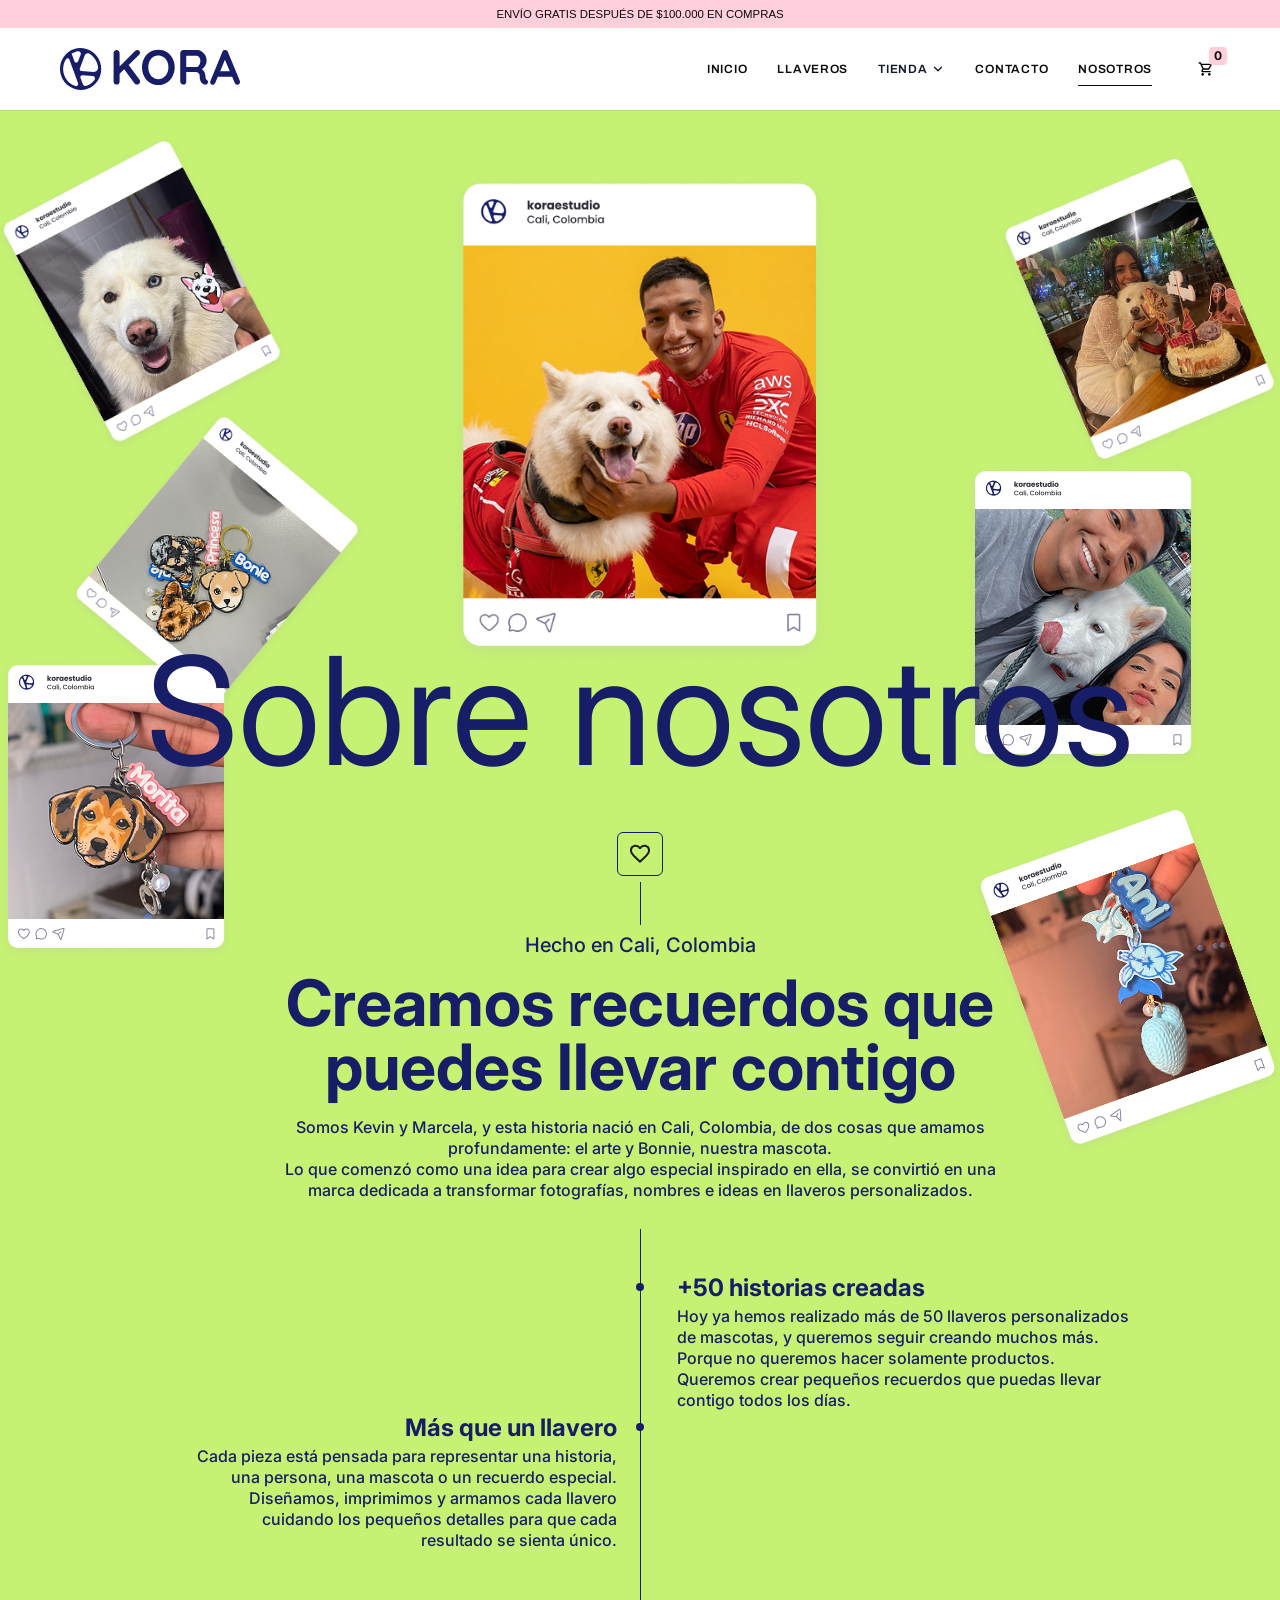
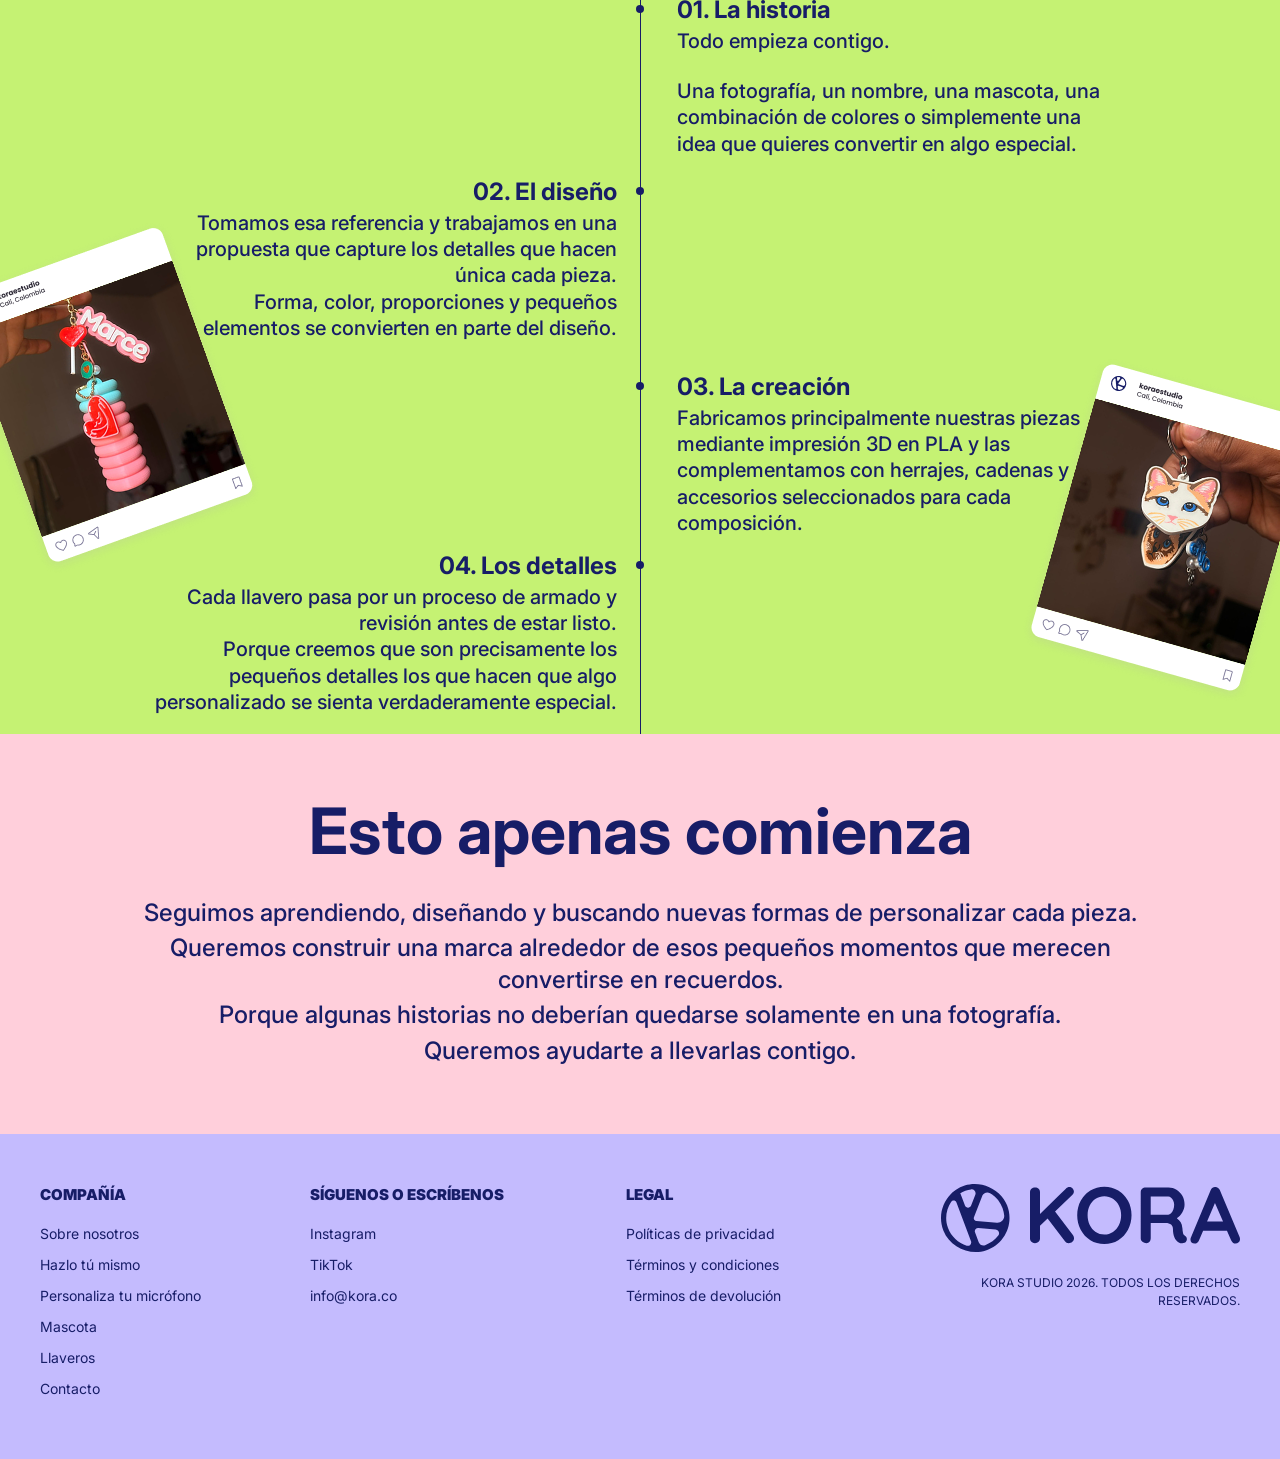
<file: nosotros.html>
<!doctype html>
<html data-density="comfortable" lang="es">
  <head>
    <meta charset="UTF-8" />
    <meta name="viewport" content="width=device-width, initial-scale=1.0" />
    <title>Kora Studio | Nosotros</title>
    <meta
      name="description"
      content="Conoce la historia de Kora Studio y cómo creamos recuerdos personalizados en Cali, Colombia."
    />
    <link rel="stylesheet" href="assets/css/tokens.css?v=20261111-sidecart">
  <link rel="stylesheet" href="assets/css/components.css?v=20261111-nav-xmas">
  <link rel="stylesheet" href="styles.css?v=buttons-pink-v2" />
    <link rel="stylesheet" href="visual-kora.css?v=navbar-shared-llaveros-v3" />
    <link rel="stylesheet" href="navbar-shared.css?v=20261118-categorias" />
  <link href="https://fonts.googleapis.com/css2?family=Inter:wght@400;500;600;700&display=swap" rel="stylesheet">
</head>
  <body class="ds-root">
<header class="site-header">
      <div class="reference-announcement">ENVÍO GRATIS DESPUÉS DE $100.000 EN COMPRAS</div>
      <nav class="main-nav" aria-label="Navegación principal">
        <a class="brand" href="index.html" aria-label="Kora Studio inicio">
          <img src="assets/icon-06.svg" alt="Kora" />
        </a>
        <button class="nav-toggle" type="button" aria-expanded="false" aria-controls="nav-menu">
          <span></span><span></span><span></span>
        </button>
        <div class="nav-menu" id="nav-menu">
          <a href="index.html" >Inicio</a>
          <a href="llaveros.html" >Llaveros</a>
          <div class="nav-dropdown">
            <button class="nav-dropdown-trigger" type="button" aria-expanded="false" aria-controls="nav-shop-dropdown">
              Tienda <svg aria-hidden="true" viewBox="0 0 16 16" width="14" height="14"><path d="m4 6 4 4 4-4" fill="none" stroke="currentColor" stroke-width="1.5" stroke-linecap="round" stroke-linejoin="round"/></svg>
            </button>
            <div class="nav-dropdown-menu" id="nav-shop-dropdown" hidden>
              <a href="hazlotumismo.html">Todos los productos</a>
              <a href="hazlotumismo.html?categoria=Navidad">Navidad</a>
            </div>
          </div>
          <a href="contacto.html" >Contacto</a>
          <a href="nosotros.html" class="active" aria-current="page">Nosotros</a>
        </div>
        <div class="nav-actions" aria-label="Acciones de tienda">
          <button class="cart-button" type="button" aria-label="Carrito" title="Carrito">
            <img src="assets/icon-01.svg" alt="" />
            <strong class="cart-count">0</strong>
          </button>
        </div>
      </nav>
    </header>

    <main class="about-page">
      <section class="about-design" aria-labelledby="about-page-title">
        <div class="about-design-canvas">
          <div class="about-hero-collage" aria-label="Historias creadas por Kora Studio">
            <img class="about-post about-post-samoyed" src="assets/about-post-samoyed.png" alt="Mascota con sticker personalizado de Kora" />
            <img class="about-post about-post-princesa" src="assets/about-post-princesa-bonie.png" alt="Llaveros personalizados de Princesa y Bonie" />
            <img class="about-post about-post-main" src="assets/about-post-main.png" alt="Publicación de Kora con una mascota y su persona" />
            <img class="about-post about-post-party" src="assets/about-post-party.png" alt="Celebración con detalle personalizado de Kora" />
            <img class="about-post about-post-selfie" src="assets/about-post-selfie.png" alt="Publicación de Kora con una familia y su mascota" />
            <img class="about-post about-post-morty" src="assets/about-post-morty.png" alt="Llavero personalizado de Morty" />
            <img class="about-post about-post-ani" src="assets/about-post-ani.png" alt="Llavero personalizado azul con nombre Ani" />
            <h1 id="about-page-title">Sobre nosotros</h1>
          </div>

          <div class="about-heart" aria-hidden="true">
            <img src="assets/icon-04.svg" alt="" />
          </div>

          <div class="about-intro">
            <span class="about-intro-line" aria-hidden="true"></span>
            <p class="about-location">Hecho en Cali, Colombia</p>
            <h2>Creamos recuerdos que puedes llevar contigo</h2>
            <div class="about-intro-copy">
              <p>
                Somos Kevin y Marcela, y esta historia nació en Cali, Colombia, de dos cosas que
                amamos profundamente: el arte y Bonnie, nuestra mascota.
              </p>
              <p>
                Lo que comenzó como una idea para crear algo especial inspirado en ella, se
                convirtió en una marca dedicada a transformar fotografías, nombres e ideas en
                llaveros personalizados.
              </p>
            </div>
          </div>

          <div class="about-timeline" aria-label="Nuestra historia y proceso">
            <span class="about-timeline-line" aria-hidden="true"></span>

            <article class="about-timeline-item timeline-right timeline-story-count">
              <h3>+50 historias creadas</h3>
              <p>
                Hoy ya hemos realizado más de 50 llaveros personalizados de mascotas, y queremos
                seguir creando muchos más.
              </p>
              <p>Porque no queremos hacer solamente productos.</p>
              <p>Queremos crear pequeños recuerdos que puedas llevar contigo todos los días.</p>
            </article>

            <article class="about-timeline-item timeline-left timeline-more-than">
              <h3>Más que un llavero</h3>
              <p>
                Cada pieza está pensada para representar una historia, una persona, una mascota o
                un recuerdo especial.
              </p>
              <p>
                Diseñamos, imprimimos y armamos cada llavero cuidando los pequeños detalles para
                que cada resultado se sienta único.
              </p>
            </article>

            <article class="about-timeline-item timeline-right timeline-step-one">
              <h3>01. La historia</h3>
              <p>Todo empieza contigo.</p>
              <p>
                Una fotografía, un nombre, una mascota, una combinación de colores o simplemente
                una idea que quieres convertir en algo especial.
              </p>
            </article>

            <article class="about-timeline-item timeline-left timeline-step-two">
              <h3>02. El diseño</h3>
              <p>
                Tomamos esa referencia y trabajamos en una propuesta que capture los detalles que
                hacen única cada pieza.
              </p>
              <p>
                Forma, color, proporciones y pequeños elementos se convierten en parte del diseño.
              </p>
            </article>

            <article class="about-timeline-item timeline-right timeline-step-three">
              <h3>03. La creación</h3>
              <p>
                Fabricamos principalmente nuestras piezas mediante impresión 3D en PLA y las
                complementamos con herrajes, cadenas y accesorios seleccionados para cada
                composición.
              </p>
            </article>

            <article class="about-timeline-item timeline-left timeline-step-four">
              <h3>04. Los detalles</h3>
              <p>Cada llavero pasa por un proceso de armado y revisión antes de estar listo.</p>
              <p>
                Porque creemos que son precisamente los pequeños detalles los que hacen que algo
                personalizado se sienta verdaderamente especial.
              </p>
            </article>
          </div>

          <img class="about-post about-timeline-post about-post-marce" src="assets/about-post-marce.png" alt="Llavero personalizado con nombre Marce" />
          <img class="about-post about-timeline-post about-post-cat" src="assets/about-post-cat.png" alt="Llavero personalizado de gato" />
        </div>
      </section>

      <section class="about-closing-new" aria-labelledby="about-closing-title">
        <div class="section-inner">
          <h2 id="about-closing-title">Esto apenas comienza</h2>
          <p>Seguimos aprendiendo, diseñando y buscando nuevas formas de personalizar cada pieza.</p>
          <p>Queremos construir una marca alrededor de esos pequeños momentos que merecen convertirse en recuerdos.</p>
          <p>Porque algunas historias no deberían quedarse solamente en una fotografía.</p>
          <p>Queremos ayudarte a llevarlas contigo.</p>
        </div>
      </section>
    </main>

    <footer class="footer" id="contacto">
      <div class="section-inner footer-grid">
        <div>
          <h2>Compañía</h2>
          <a href="nosotros.html">Sobre nosotros</a>
          <a href="hazlotumismo.html">Hazlo tú mismo</a>
          <a href="personaliza-microfono.html">Personaliza tu micrófono</a>
          <a href="mascotas.html">Mascota</a>
          <a href="llaveros.html">Llaveros</a>
          <a href="contacto.html">Contacto</a>
        </div>
        <div>
          <h2>Síguenos o escríbenos</h2>
          <a href="#">Instagram</a>
          <a href="#">TikTok</a>
          <a href="mailto:info@kora.co">info@kora.co</a>
        </div>
        <div>
          <h2>Legal</h2>
          <a href="#">Políticas de privacidad</a>
          <a href="#">Términos y condiciones</a>
          <a href="#">Términos de devolución</a>
        </div>
        <div class="footer-brand">
          <img src="assets/icon-08.svg" alt="Kora" />
          <p>Kora Studio 2026. Todos los derechos reservados.</p>
        </div>
      </div>
    </footer>

    <script src="config.js"></script>
    <script src="products.js"></script>
    <script src="script.js?v=20261118-categorias"></script>
  </body>
</html>
</file>
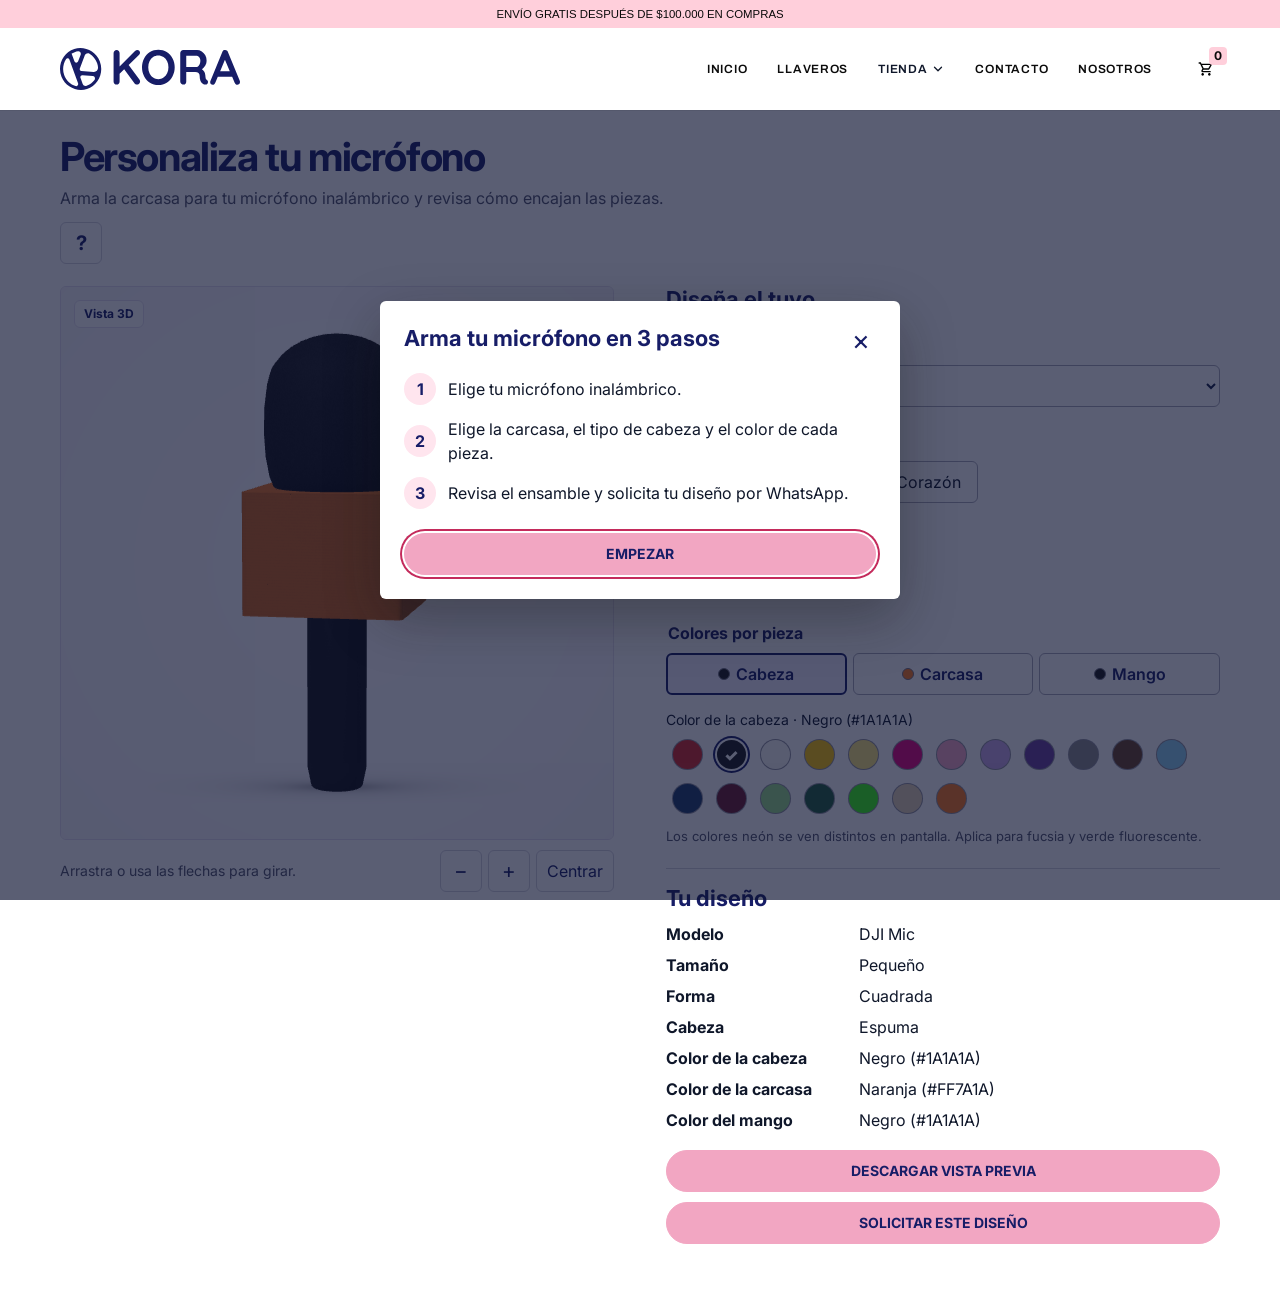
<file: personaliza-microfono.html>
<!doctype html>
<html data-density="comfortable" lang="es">
<head>
  <meta charset="utf-8">
  <meta name="viewport" content="width=device-width, initial-scale=1">
  <title>Personaliza tu micrófono | Kora</title>
  <link rel="stylesheet" href="assets/css/tokens.css?v=20261111-sidecart">
  <link rel="stylesheet" href="assets/css/components.css?v=20261111-nav-xmas">
  <link rel="stylesheet" href="styles.css?v=navbar-shared-llaveros-v3" />
  <link rel="stylesheet" href="visual-kora.css?v=navbar-shared-llaveros-v3" />
    <link rel="stylesheet" href="navbar-shared.css?v=20261118-categorias" />
  <style>
    :root { --azul:#171d67; --tinta:#111b45; --lila:#e8e1ff; --rosa:#ffe5ee; --borde:#d4d3df; --radio:6px; }
    * { box-sizing:border-box; }
    [hidden] { display:none !important; }
    body { margin:0; color:var(--tinta); background:white; font:16px/1.45 Arial, sans-serif; }
    button, select { font:inherit; }
    button { cursor:pointer; }
    :focus-visible { outline:3px solid #fe7e01; outline-offset:3px; }
    .topbar.site-header { display:block; min-height:0; padding:0; border:0; }
    .personalizer-help { margin:12px 0 0; }
    .brand img { display:block; width:106px; height:auto; }
    .help, .tool { height:42px; border:1px solid var(--borde); border-radius:var(--radio); color:var(--azul); background:white; }
    .help { width:42px; font-size:20px; font-weight:bold; }
    main { max-width:1200px; margin:auto; padding:25px 20px 60px; }
    h1,h2,p { margin:0; }
    h1,h2,legend,.field-label { color:var(--azul); }
    h1 { font-size:clamp(30px,3.3vw,40px); line-height:1.12; letter-spacing:-.035em; }
    h2 { font-size:22px; line-height:1.22; }
    .intro { margin-bottom:22px; }
    .intro p, .notice { color:#50536a; }
    .intro p { margin-top:6px; }
    .workspace { display:grid; gap:28px; }
    .preview { min-width:0; }
    .preview-stage { position:relative; aspect-ratio:1; overflow:hidden; isolation:isolate; border:1px solid #e4dfef; border-radius:var(--radio); background:#f8f7fb; }
    #microphone, #poster { position:absolute; inset:0; display:block; width:100%; height:100%; }
    #microphone { touch-action:pan-y pinch-zoom; cursor:grab; }
    #microphone:active { cursor:grabbing; }
    #microphone:focus-visible { outline-offset:-4px; }
    #poster { object-fit:contain; }
    .view-badge { pointer-events:none; position:absolute; top:13px; left:13px; margin:0; padding:4px 9px; background:#fff; border:1px solid #e4dfef; border-radius:var(--radio); color:var(--azul); font-weight:700; font-size:12px; }
    .view-tools { display:flex; gap:6px; align-items:center; }
    .view-tools .tool { padding:0 10px; min-width:42px; }
    .view-tools .zoom { font-size:21px; }
    .preview-caption { display:flex; flex-wrap:wrap; align-items:center; justify-content:space-between; gap:8px; margin-top:10px; }
    .notice { font-size:14px; }
    .controls h2 { margin:0 0 20px; }
    fieldset { border:0; padding:0; margin:0 0 22px; min-width:0; }
    legend, .field-label { display:block; margin-bottom:8px; font-weight:700; }
    select { width:100%; height:42px; padding:0 12px; border:1px solid #a8a8b7; border-radius:var(--radio); background:white; color:var(--tinta); }
    .segments { display:flex; flex-wrap:wrap; gap:8px; }
    .segments label { position:relative; }
    .segments input { position:absolute; width:1px; height:1px; opacity:0; }
    .segments span { min-height:42px; display:grid; place-items:center; padding:8px 16px; border:1px solid #a8a8b7; border-radius:var(--radio); background:white; cursor:pointer; }
    .segments input:checked + span { color:white; border-color:var(--azul); background:var(--azul); }
    .segments input:focus-visible + span { outline:3px solid #fe7e01; outline-offset:3px; }
    .segments input:disabled + span { background:#f3f3f6; border-color:#d8d8e0; color:#656576; cursor:not-allowed; }
    .field-note { margin-top:7px; font-size:13px; color:#50536a; }
    .parts { display:grid; grid-template-columns:repeat(3,minmax(0,1fr)); gap:6px; }
    .part { display:flex; align-items:center; justify-content:center; gap:6px; height:42px; padding:0 4px; background:white; color:var(--azul); border:1px solid #a8a8b7; border-radius:var(--radio); font-weight:600; }
    .part[aria-pressed="true"] { background:#f2efff; border:2px solid var(--azul); }
    .part::before, .tone-mark { border-radius:50%; background:var(--tono); }
    .part::before { content:""; flex:none; width:12px; height:12px; border:1px solid #737384; }
    .tone-label { margin:14px 0 0; font-size:14px; }
    .tones { display:flex; flex-wrap:wrap; gap:2px; margin-top:4px; }
    .tone { position:relative; display:grid; place-items:center; width:42px; height:42px; cursor:pointer; -webkit-tap-highlight-color:transparent; }
    .tone input { position:absolute; opacity:0; width:1px; height:1px; }
    .tone-mark { display:grid; place-items:center; width:29px; height:29px; box-shadow:0 0 0 1px #92929f; font-weight:900; color:var(--marca); }
    .tone input:checked + .tone-mark { box-shadow:0 0 0 2px white,0 0 0 4px var(--azul); }
    .tone input:checked + .tone-mark::after { content:"✓"; }
    .tone input:focus-visible + .tone-mark { outline:3px solid #fe7e01; outline-offset:5px; }
    .tone input:disabled + .tone-mark { opacity:.45; cursor:not-allowed; }
    .tone input:disabled + .tone-mark::after { content:"×"; }
    .summary { border-top:1px solid var(--borde); padding-top:16px; }
    .summary h2 { margin-bottom:10px; }
    dl { display:grid; grid-template-columns:minmax(92px,1fr) 2fr; gap:7px 12px; margin:0 0 18px; }
    dt { font-weight:bold; } dd { margin:0; overflow-wrap:anywhere; }
    .actions { display:grid; gap:10px; }
    .button { min-height:42px; padding:8px 16px; border-radius:var(--radio); font-weight:700; }
    .primary { color:white; background:var(--azul); border:1px solid var(--azul); }
    .secondary { color:var(--azul); background:white; border:1px solid var(--azul); }
    button:disabled { cursor:default; opacity:.55; }
    #status { margin-top:8px; }
    .modal { position:fixed; inset:0; z-index:10; display:grid; place-items:center; padding:16px; background:rgba(12,18,49,.68); }
    .dialog { width:min(100%,520px); max-height:calc(100dvh - 32px); overflow:auto; background:white; border-radius:var(--radio); padding:24px; box-shadow:0 20px 55px #1115; }
    .dialog-top { display:flex; justify-content:space-between; align-items:start; gap:20px; }
    .close { border:0; background:transparent; color:var(--azul); font-size:28px; line-height:1; }
    .steps { list-style:none; display:grid; gap:12px; padding:0; margin:18px 0 24px; }
    .steps li { display:flex; align-items:center; gap:12px; }
    .step-icon { width:32px; height:32px; flex:none; display:grid; place-items:center; border-radius:50%; background:var(--rosa); color:var(--azul); font-weight:bold; }
    .dialog .button { width:100%; }
    @media (min-width:900px) { .workspace { grid-template-columns:minmax(0,1fr) minmax(0,1fr); gap:52px; align-items:start; } .preview { position:sticky; top:18px; } }
  </style>
<link href="https://fonts.googleapis.com/css2?family=Inter:wght@400;500;600;700&display=swap" rel="stylesheet">
</head>
<body class="ds-root">
<header class="site-header topbar">
    <div class="reference-announcement">ENVÍO GRATIS DESPUÉS DE $100.000 EN COMPRAS</div>
    <nav class="main-nav" aria-label="Navegación principal">
      <a class="brand" href="index.html" aria-label="Kora Studio inicio"><img src="assets/icon-06.svg" alt="Kora" /></a>
      <button class="nav-toggle" type="button" aria-expanded="false" aria-controls="nav-menu"><span></span><span></span><span></span></button>
      <div class="nav-menu" id="nav-menu">
        <a href="index.html">Inicio</a><a href="llaveros.html">Llaveros</a><div class="nav-dropdown">
            <button class="nav-dropdown-trigger" type="button" aria-expanded="false" aria-controls="nav-shop-dropdown">
              Tienda <svg aria-hidden="true" viewBox="0 0 16 16" width="14" height="14"><path d="m4 6 4 4 4-4" fill="none" stroke="currentColor" stroke-width="1.5" stroke-linecap="round" stroke-linejoin="round"/></svg>
            </button>
            <div class="nav-dropdown-menu" id="nav-shop-dropdown" hidden>
              <a href="hazlotumismo.html">Todos los productos</a>
              <a href="hazlotumismo.html?categoria=Navidad">Navidad</a>
            </div>
          </div><a href="contacto.html">Contacto</a><a href="nosotros.html">Nosotros</a>
      </div>
      <div class="nav-actions" aria-label="Acciones de tienda">
        <button class="cart-button" type="button" aria-label="Carrito" title="Carrito"><img src="assets/icon-01.svg" alt="" /><strong class="cart-count">0</strong></button>
      </div>
    </nav>
  </header>
  <main>
    <div class="intro"><h1>Personaliza tu micrófono</h1><p>Arma la carcasa para tu micrófono inalámbrico y revisa cómo encajan las piezas.</p><button class="help personalizer-help" id="help" type="button" aria-label="Ver instrucciones">?</button></div>
    <div class="workspace">
      <section class="preview" aria-label="Vista previa del micrófono">
        <div class="preview-stage">
          <canvas id="poster" role="img" aria-label="Vista frontal del ensamble" width="800" height="800" hidden></canvas>
          <noscript><img src="assets/mic/v1/cuadrada-espuma.png" alt="Carcasa cuadrada con cabeza de espuma" width="800" height="800" style="width:100%;height:auto"></noscript>
          <canvas id="microphone" role="img" aria-label="Ensamble en 3D" aria-describedby="view-hint" tabindex="0" hidden></canvas>
          <span class="view-badge" id="view-badge" role="status">Vista del ensamble</span>
        </div>
        <div class="preview-caption">
          <p class="notice" id="view-hint">Vista inicial del ensamble.</p>
          <div class="view-tools" id="view-tools" role="group" aria-label="Controles de la vista 3D" hidden>
            <button class="tool zoom" type="button" id="zoom-out" aria-label="Alejar">−</button>
            <button class="tool zoom" type="button" id="zoom-in" aria-label="Acercar">+</button>
            <button class="tool" type="button" id="reset-view">Centrar</button>
          </div>
        </div>
      </section>
      <section class="controls" aria-labelledby="controls-title">
        <h2 id="controls-title">Diseña el tuyo</h2>
        <fieldset><label class="field-label" for="model">Micrófono inalámbrico</label><select id="model"></select></fieldset>
        <fieldset id="shape-field"><legend>Forma de la carcasa</legend><div class="segments" id="shapes"></div></fieldset>
        <fieldset aria-describedby="head-rule"><legend>Tipo de cabeza</legend><div class="segments" id="heads"></div>
          <p class="field-note" id="head-rule" hidden>Esta carcasa se arma únicamente con cabeza de malla.</p>
        </fieldset>
        <fieldset>
          <legend>Colores por pieza</legend>
          <div class="parts" id="color-parts" role="group" aria-label="Pieza que quieres pintar"></div>
          <p class="tone-label" id="color-selection" aria-live="polite"></p>
          <div class="tones" id="tones" role="radiogroup" aria-label="Paleta de la pieza seleccionada"></div>
          <p class="field-note" id="union-note" hidden>La bola y su unión con la carcasa comparten este color.</p>
          <p class="field-note">Los colores neón se ven distintos en pantalla. Aplica para fucsia y verde fluorescente.</p>
        </fieldset>
        <section class="summary" aria-labelledby="summary-title"><h2 id="summary-title">Tu diseño</h2><dl id="summary"></dl></section>
        <div class="actions">
          <button class="button secondary" id="download" type="button" disabled>Descargar vista previa</button>
          <button class="button primary" id="request" type="button">Solicitar este diseño</button>
        </div>
        <p class="notice" id="status" role="status"></p>
      </section>
    </div>
  </main>
  <div class="modal" id="instructions" hidden>
    <section class="dialog" role="dialog" aria-modal="true" aria-labelledby="instructions-title">
      <div class="dialog-top"><h2 id="instructions-title">Arma tu micrófono en 3 pasos</h2><button type="button" class="close" id="close-instructions" aria-label="Cerrar instrucciones">×</button></div>
      <ol class="steps">
        <li><span class="step-icon" aria-hidden="true">1</span>Elige tu micrófono inalámbrico.</li>
        <li><span class="step-icon" aria-hidden="true">2</span>Elige la carcasa, el tipo de cabeza y el color de cada pieza.</li>
        <li><span class="step-icon" aria-hidden="true">3</span>Revisa el ensamble y solicita tu diseño por WhatsApp.</li>
      </ol>
      <button type="button" class="button primary" id="start">Empezar</button>
    </section>
  </div>
  <script>
    // Ensamble V1. Las cotas de montaje están en metros, igual que las piezas GLB.
    const CONFIG = {
      whatsapp: '573137151054',
      carpeta: 'assets/mic/v1/',
      modelos: [
        { nombre:'DJI Mic', tamano:'pequeno' }, { nombre:'DJI Mic 2', tamano:'pequeno' },
        { nombre:'Hollyland Lark 2', tamano:'pequeno' }, { nombre:'Hollyland Lark M2', tamano:'pequeno' },
        { nombre:'Otro modelo', tamano:'grande' }
      ],
      formas: {
        cuadrada: { nombre:'Cuadrada', tono:'Naranja', entradaMango:.002, entradaCabeza:.0006 },
        estrella: { nombre:'Estrella', tono:'Rosado', entradaMango:.009, cabezaFija:'malla',
          union:{ archivo:'union-estrella', asiento:.017208, espiga:.01501 } },
        corazon: { nombre:'Corazón', tono:'Verde fluorescente', entradaMango:.0058, cabezaFija:'malla',
          union:{ archivo:'union-corazon', asiento:.008248, espiga:.01501 } },
        rectangular: { nombre:'Rectangular grande', tono:'Naranja', entradaMango:.0015, entradaCabeza:.0006 }
      },
      cabezas: { espuma:'Espuma', malla:'Malla' },
      // Inventario fijo. Un tono con disponible:false se muestra agotado.
      colores: [
        { nombre:'Rojo', hex:'#D62828', disponible:true }, { nombre:'Negro', hex:'#1A1A1A', disponible:true },
        { nombre:'Blanco', hex:'#F8F8F5', disponible:true }, { nombre:'Amarillo', hex:'#FFC800', disponible:true },
        { nombre:'Amarillo claro', hex:'#FFE97A', disponible:true }, { nombre:'Fucsia', hex:'#E6007E', disponible:true },
        { nombre:'Rosado', hex:'#F7A8C8', disponible:true }, { nombre:'Lila', hex:'#C9A7EB', disponible:true },
        { nombre:'Morado', hex:'#6B3FA0', disponible:true }, { nombre:'Gris', hex:'#8D8D8D', disponible:true },
        { nombre:'Café', hex:'#6B4226', disponible:true }, { nombre:'Azul claro', hex:'#8FD3F4', disponible:true },
        { nombre:'Azul oscuro', hex:'#1B3A6B', disponible:true }, { nombre:'Vinotinto', hex:'#6D1A2B', disponible:true },
        { nombre:'Verde claro', hex:'#9BE08A', disponible:true }, { nombre:'Verde oscuro', hex:'#1F5E3B', disponible:true },
        { nombre:'Verde fluorescente', hex:'#39FF14', disponible:true }, { nombre:'Beige', hex:'#E8D5B5', disponible:true },
        { nombre:'Naranja', hex:'#FF7A1A', disponible:true }
      ]
    };
    const PARTES = {
      cabeza:{ nombre:'Cabeza', etiqueta:'Color de la cabeza' },
      placa:{ nombre:'Carcasa', etiqueta:'Color de la carcasa' },
      cuerpo:{ nombre:'Mango', etiqueta:'Color del mango' }
    };
    // La preferencia libre se recuerda al volver a una carcasa compatible.
    // Un color elegido expresamente acompaña al cliente aunque cambie de forma.
    const state = { modelo:CONFIG.modelos[0].nombre, forma:'cuadrada', cabezaPreferida:'espuma',
      parte:'cabeza', colores:{ cabeza:null, placa:null, cuerpo:null } };
    const $ = (selector) => document.querySelector(selector);
    const lienzo = $('#microphone');
    const poster = $('#poster');
    const etapa = $('.preview-stage');

    // Visor WebGL nativo. Cada superficie del ensamble procede de su STL.
    const VERTEX = `
      attribute vec3 aPosition;
      attribute vec3 aNormal;
      attribute vec4 aLight;
      uniform mat3 uView;
      uniform vec2 uFrame;
      uniform float uCenter, uOffset, uKind;
      varying vec3 vLocal, vNormal;
      varying float vLight;
      void main() {
        vLocal = aPosition;
        vNormal = uView * aNormal;
        vLight = aLight.r;
        if (uKind < -0.5) {
          gl_Position = vec4(aPosition.xy, 0.999, 1.0);
        } else {
          vec3 q = uView * (aPosition + vec3(0.0, uOffset - uCenter, 0.0));
          gl_Position = vec4(q.xy * uFrame, -q.z / 0.20, 1.0 - q.z / 0.48);
        }
      }`;
    const FRAGMENT = `
      precision highp float;
      varying vec3 vLocal, vNormal;
      varying float vLight;
      uniform vec3 uTint, uShadow;
      uniform float uKind;
      float hash(vec3 p) {
        p = fract(p * 0.1031);
        p += dot(p, p.yzx + 33.33);
        return fract((p.x + p.y) * p.z);
      }
      void main() {
        if (uKind < -0.5) {
          vec2 floorUV = (vLocal.xy - vec2(0.0, uShadow.x)) / uShadow.yz;
          float shadow = 0.13 * exp(-dot(floorUV, floorUV)) + 0.17 * exp(-dot(floorUV*2.4, floorUV*2.4));
          float edge = clamp(dot(vLocal.xy, vLocal.xy)*0.26, 0.0, 1.0);
          gl_FragColor = vec4(mix(vec3(.993,.989,1.0), vec3(.945,.937,.966), edge) - shadow, 1.0);
          return;
        }
        vec3 n = normalize(vNormal) * (gl_FrontFacing ? 1.0 : -1.0);
        vec3 key = normalize(vec3(-0.68,0.85,0.95));
        vec3 fill = normalize(vec3(0.8,0.28,0.42));
        float diffuse = max(dot(n,key),0.0);
        float softbox = max(dot(n,normalize(key+vec3(0.0,0.0,1.0))),0.0);
        float rim = pow(1.0-abs(n.z),3.0);
        float grain = hash(floor(vLocal*4300.0)) - 0.5;
        float finish = 1.0;
        float spec = 0.0;
        if (uKind < 0.5) {
          finish += grain * 0.23;
          spec = pow(softbox,8.0)*0.027;
        } else if (uKind < 1.5) {
          spec = pow(softbox,26.0)*0.23 + pow(max(dot(n,normalize(fill+vec3(0.0,0.0,1.0))),0.0),38.0)*0.11;
        } else {
          finish += sin(vLocal.y*9400.0)*0.011 + grain*0.016;
          spec = pow(softbox,26.0)*0.083;
        }
        float lighting = 0.43 + 0.50*diffuse + 0.17*max(dot(n,fill),0.0) + 0.06*n.y;
        float ambient = mix(0.32,1.0,vLight);
        vec3 reflected = uTint * lighting * finish + vec3(spec + 0.045*rim);
        gl_FragColor = vec4(reflected * ambient,1.0);
      }`;

    function iniciarVisor() {
      const gl = lienzo.getContext('webgl', { alpha:false, antialias:true, powerPreference:'low-power' });
      if (!gl) return null;
      function compilar(tipo, fuente) {
        const shader = gl.createShader(tipo);
        gl.shaderSource(shader, fuente);
        gl.compileShader(shader);
        if (!gl.getShaderParameter(shader, gl.COMPILE_STATUS)) throw Error(gl.getShaderInfoLog(shader));
        return shader;
      }
      const programa = gl.createProgram();
      gl.attachShader(programa, compilar(gl.VERTEX_SHADER, VERTEX));
      gl.attachShader(programa, compilar(gl.FRAGMENT_SHADER, FRAGMENT));
      gl.linkProgram(programa);
      if (!gl.getProgramParameter(programa, gl.LINK_STATUS)) throw Error(gl.getProgramInfoLog(programa));
      gl.useProgram(programa);
      const uniform = Object.fromEntries(['View','Frame','Center','Offset','Kind','Tint','Shadow']
        .map((key) => [key, gl.getUniformLocation(programa, 'u'+key)]));
      const attr = Object.fromEntries(['Position','Normal','Light']
        .map((key) => [key, gl.getAttribLocation(programa, 'a'+key)]));
      const indices32 = gl.getExtension('OES_element_index_uint');
      const cache = new Map();
      const camara = { giro:.195, altura:.112, zoom:1 };
      let escena = null;
      let tintes = null;
      let altoTotal = 0;

      function buffer(tipo, datos) {
        const id = gl.createBuffer();
        gl.bindBuffer(tipo, id);
        gl.bufferData(tipo, datos, gl.STATIC_DRAW);
        return id;
      }
      const fondo = buffer(gl.ARRAY_BUFFER, new Float32Array([-1,-1,0,3,-1,0,-1,3,0]));

      // Cada GLB producido por el conversor tiene una sola malla indexada y buffers contiguos.
      async function cargarGLB(nombre) {
        const respuesta = await fetch(CONFIG.carpeta + nombre + '.glb');
        if (!respuesta.ok) throw Error('Pieza pendiente: '+nombre);
        const datos = await respuesta.arrayBuffer();
        const cabecera = new DataView(datos);
        if (cabecera.getUint32(0,true)!==0x46546c67 || cabecera.getUint32(4,true)!==2) throw Error('GLB inválido');
        const largo = cabecera.getUint32(12,true);
        const doc = JSON.parse(new TextDecoder().decode(new Uint8Array(datos,20,largo)));
        const base = 28 + largo;
        const primitiva = doc.meshes[0].primitives[0];
        const indices = doc.accessors[primitiva.indices];
        if (indices.componentType===gl.UNSIGNED_INT && !indices32) throw Error('Esta malla requiere índices de 32 bits');
        function subir(index, target) {
          const acceso = doc.accessors[index];
          const vista = doc.bufferViews[acceso.bufferView];
          const bytes = new Uint8Array(datos, base+(vista.byteOffset||0), vista.byteLength);
          return { id:buffer(target,bytes), tipo:acceso.componentType, offset:acceso.byteOffset||0,
            stride:vista.byteStride||0, normalizado:!!acceso.normalized };
        }
        const ids = primitiva.attributes;
        return {
          posicion:subir(ids.POSITION, gl.ARRAY_BUFFER), normal:subir(ids.NORMAL, gl.ARRAY_BUFFER),
          luz:subir(ids.COLOR_0, gl.ARRAY_BUFFER), indices:subir(primitiva.indices,gl.ELEMENT_ARRAY_BUFFER),
          cantidad:indices.count, alto:doc.accessors[ids.POSITION].max[1]
        };
      }
      function pieza(nombre) {
        if (!cache.has(nombre)) cache.set(nombre,cargarGLB(nombre).catch((error) => { cache.delete(nombre); throw error; }));
        return cache.get(nombre);
      }
      function conectar(localizacion, dato, dimension) {
        gl.bindBuffer(gl.ARRAY_BUFFER,dato.id);
        gl.enableVertexAttribArray(localizacion);
        gl.vertexAttribPointer(localizacion,dimension,dato.tipo,dato.normalizado,dato.stride,dato.offset);
      }

      function dibujar() {
        if (!escena || gl.isContextLost()) return;
        const dpr = Math.min(window.devicePixelRatio||1,2);
        const ancho = Math.max(1,Math.round(etapa.clientWidth*dpr));
        const alto = Math.max(1,Math.round(etapa.clientHeight*dpr));
        if (lienzo.width!==ancho || lienzo.height!==alto) { lienzo.width=ancho; lienzo.height=alto; }
        gl.viewport(0,0,ancho,alto);
        gl.enable(gl.DEPTH_TEST);
        gl.clear(gl.DEPTH_BUFFER_BIT);
        const s = Math.sin(camara.giro), c = Math.cos(camara.giro);
        const t = Math.sin(camara.altura), h = Math.cos(camara.altura);
        gl.uniformMatrix3fv(uniform.View, false, [c,-s*t,s*h, 0,h,t, -s,-c*t,c*h]);
        const centro = altoTotal*.50;
        const escalaY = 2*camara.zoom/Math.max(altoTotal*1.21, .08*alto/ancho);
        const escalaX = escalaY*alto/ancho;
        gl.uniform2f(uniform.Frame,escalaX,escalaY);
        gl.uniform1f(uniform.Center,centro);
        gl.uniform3f(uniform.Shadow,-centro*h*escalaY/(1+centro*t/.48),.024*escalaX,.0022*escalaY);
        gl.uniform1f(uniform.Kind,-1);
        gl.bindBuffer(gl.ARRAY_BUFFER,fondo);
        gl.enableVertexAttribArray(attr.Position);
        gl.vertexAttribPointer(attr.Position,3,gl.FLOAT,false,0,0);
        gl.disableVertexAttribArray(attr.Normal);
        gl.disableVertexAttribArray(attr.Light);
        gl.drawArrays(gl.TRIANGLES,0,3);
        for (const parte of escena) {
          const m = parte.malla;
          gl.uniform1f(uniform.Offset,parte.base);
          gl.uniform1f(uniform.Kind,parte.material);
          gl.uniform3fv(uniform.Tint,tintes[parte.grupo]);
          conectar(attr.Position,m.posicion,3);
          conectar(attr.Normal,m.normal,3);
          conectar(attr.Light,m.luz,4);
          gl.bindBuffer(gl.ELEMENT_ARRAY_BUFFER,m.indices.id);
          gl.drawElements(gl.TRIANGLES,m.cantidad,m.indices.tipo,m.indices.offset);
        }
      }
      function pintar(nuevosTintes) {
        tintes = nuevosTintes;
        dibujar();
      }
      function montar([mango,carcasa,cabeza,union], forma, modo, tonos) {
        const encaje = CONFIG.formas[forma];
        const baseCarcasa = mango.alto - encaje.entradaMango;
        const cima = baseCarcasa + carcasa.alto;
        escena = [
          { malla:mango, base:0, material:2, grupo:'cuerpo' },
          { malla:carcasa, base:baseCarcasa, material:3, grupo:'placa' }
        ];
        let baseCabeza;
        if (union) {
          // El extremo ancho se apoya en el fondo del alojamiento, el estrecho entra en la bola.
          const baseUnion = cima - encaje.union.asiento;
          escena.push({ malla:union, base:baseUnion, material:2, grupo:'cabeza' });
          baseCabeza = baseUnion + union.alto - encaje.union.espiga;
        } else {
          baseCabeza = cima - encaje.entradaCabeza;
        }
        escena.push({ malla:cabeza, base:baseCabeza, material:modo==='malla' ? 1 : 0, grupo:'cabeza' });
        altoTotal = baseCabeza+cabeza.alto;
        pintar(tonos);
      }
      function mover(dx,dy,factor=1) {
        camara.giro += dx;
        camara.altura = Math.max(-.70,Math.min(.92,camara.altura+dy));
        camara.zoom = Math.max(.72,Math.min(1.85,camara.zoom*factor));
        dibujar();
      }
      function centrar() { Object.assign(camara,{ giro:.195, altura:.112, zoom:1 }); dibujar(); }
      return { pieza, montar, pintar, dibujar, mover, centrar };
    }

    function init3D() {
      try { return iniciarVisor(); }
      catch (error) { console.warn('Vista 3D de Kora:',error.message); return null; }
    }
    let visor = init3D();
    let version = 0, claveActual = '';
    let listo3D = false, posterListo = false, cargando3D = false, cargandoPoster = false;
    let frente = null, temporizadorFrente;

    function colorDisponible(nombre) {
      return CONFIG.colores.find((c) => c.disponible && c.nombre===nombre)
        || CONFIG.colores.find((c) => c.disponible)
        || { nombre:'Agotado', hex:'#8D8D8D', disponible:false };
    }
    function rgb(hex) {
      return [1,3,5].map((i) => parseInt(hex.slice(i,i+2),16)/255);
    }
    function tintesDe(sel) {
      return Object.fromEntries(Object.entries(sel.colores).map(([k,c]) => [k,rgb(c.hexVista || c.hex)]));
    }

    function seleccion() {
      const modelo = CONFIG.modelos.find((item) => item.nombre===state.modelo);
      const forma = modelo.tamano==='grande' ? 'rectangular' : state.forma;
      const carcasa = CONFIG.formas[forma];
      const cabeza = carcasa.cabezaFija || state.cabezaPreferida;
      const cabezaInicial = cabeza==='malla' && !carcasa.union ? 'Gris' : 'Negro';
      return { modelo:modelo.nombre, tamano:modelo.tamano, forma, cabeza, colores:{
        cabeza:colorDisponible(state.colores.cabeza || cabezaInicial),
        placa:colorDisponible(state.colores.placa || carcasa.tono),
        cuerpo:colorDisponible(state.colores.cuerpo || 'Negro')
      } };
    }
    function resumen(sel) {
      return { modelo:sel.modelo, tamano:sel.tamano==='pequeno' ? 'Pequeño' : 'Grande',
        forma:CONFIG.formas[sel.forma].nombre, cabeza:CONFIG.cabezas[sel.cabeza],
        colores:Object.fromEntries(Object.entries(sel.colores).map(([k,c]) => [k,{ nombre:c.nombre, hex:c.hex }])) };
    }
    function mostrarVista() {
      lienzo.hidden = !listo3D;
      poster.hidden = listo3D || !posterListo;
      $('#view-tools').hidden = !listo3D;
      $('#download').disabled = !listo3D && !posterListo;
      let letrero = 'Vista del ensamble', ayuda = 'Vista inicial del ensamble.';
      if (listo3D) {
        letrero = 'Vista 3D';
        ayuda = 'Arrastra o usa las flechas para girar.';
      } else if (cargando3D || cargandoPoster) {
        letrero = 'Cargando vista…';
      } else if (!posterListo) {
        letrero = 'Vista no disponible';
        ayuda = 'Revisa tu conexión y vuelve a cargar la página.';
      }
      $('#view-badge').textContent = letrero;
      $('#view-hint').textContent = ayuda;
    }
    // Cada mapa frontal contiene el fondo con reflejos y los pesos de luz de las tres piezas.
    // Así la imagen de respaldo y su PNG respetan también la pintura del pedido.
    const ESCALA_LUZ_FRONTAL = 1.35;
    async function leerFrente(clave) {
      const imagen = new Image();
      imagen.src = CONFIG.carpeta+'frentes/'+clave+'.png';
      await imagen.decode();
      const alto=imagen.naturalHeight, ancho=imagen.naturalWidth/2;
      if (ancho!==alto) throw Error('Mapa frontal inválido');
      const auxiliar=document.createElement('canvas');
      auxiliar.width=ancho; auxiliar.height=alto;
      const ctx=auxiliar.getContext('2d',{willReadFrequently:true});
      ctx.drawImage(imagen,0,0);
      const base=ctx.getImageData(0,0,ancho,alto);
      ctx.drawImage(imagen,-ancho,0);
      const pesos=ctx.getImageData(0,0,ancho,alto).data;
      const salida=new ImageData(new Uint8ClampedArray(base.data),ancho,alto);
      return { base:base.data, pesos, salida };
    }
    function pintarFrente(tonos) {
      const {base,pesos,salida}=frente, pixels=salida.data;
      for (let i=0; i<pixels.length; i+=4) {
        if (!(pesos[i] || pesos[i+1] || pesos[i+2])) continue;
        for (let canal=0; canal<3; canal++) {
          const luz=pesos[i]*tonos.cabeza[canal]+pesos[i+1]*tonos.placa[canal]+pesos[i+2]*tonos.cuerpo[canal];
          pixels[i+canal]=base[i+canal]+luz*ESCALA_LUZ_FRONTAL;
        }
      }
      poster.getContext('2d').putImageData(salida,0,0);
    }
    function cargarEnsamble(sel, forzar=false) {
      const clave=sel.forma+'-'+sel.cabeza;
      const descripcion='Carcasa '+CONFIG.formas[sel.forma].nombre.toLowerCase()+' ('+sel.colores.placa.nombre+
        '), cabeza de '+sel.cabeza+' ('+sel.colores.cabeza.nombre+') y mango '+sel.colores.cuerpo.nombre+'.';
      lienzo.setAttribute('aria-label',descripcion+' Vista 3D interactiva.');
      poster.setAttribute('aria-label',descripcion+' Vista frontal.');
      if (clave===claveActual && !forzar) {
        if (listo3D) visor.pintar(tintesDe(sel));
        else if (posterListo) pintarFrente(tintesDe(sel));
        return;
      }

      claveActual=clave;
      const turno=++version, actual=visor;
      clearTimeout(temporizadorFrente);
      frente=null; listo3D=posterListo=false;
      cargando3D=!!actual; cargandoPoster=true;
      mostrarVista();
      let iniciado=false;
      async function iniciarFrente() {
        if (iniciado || turno!==version || listo3D) return;
        iniciado=true;
        try {
          const mapa=await leerFrente(clave);
          if (turno!==version || listo3D) return;
          frente=mapa;
          poster.width=mapa.salida.width; poster.height=mapa.salida.height;
          pintarFrente(tintesDe(seleccion()));
          posterListo=true;
        } catch (error) {
          if (turno===version && !listo3D) console.warn('Vista frontal de Kora:',error.message);
        } finally {
          if (turno===version) { cargandoPoster=false; mostrarVista(); }
        }
      }
      if (!actual) { iniciarFrente(); return; }
      temporizadorFrente=setTimeout(iniciarFrente,450);
      const nombres=['mango',sel.forma,sel.cabeza+'-'+sel.tamano];
      const union=CONFIG.formas[sel.forma].union;
      if (union) nombres.push(union.archivo);
      Promise.all(nombres.map(actual.pieza)).then((piezas) => {
        if (turno!==version) return;
        // Mientras cargaban los modelos el cliente pudo haber elegido un color nuevo.
        actual.montar(piezas,sel.forma,sel.cabeza,tintesDe(seleccion()));
        listo3D=true;
        clearTimeout(temporizadorFrente);
        frente=null; posterListo=cargandoPoster=false;
      }).catch((error) => {
        if (turno===version) { console.warn('Vista 3D de Kora:',error.message); iniciarFrente(); }
      }).finally(() => {
        if (turno===version) { cargando3D=false; mostrarVista(); }
      });
    }

    function crearRadios(grupo, opciones) {
      const contenedor = grupo==='forma' ? $('#shapes') : $('#heads');
      for (const [valor,nombre] of opciones) {
        const etiqueta = document.createElement('label');
        const input = document.createElement('input');
        const texto = document.createElement('span');
        input.type='radio'; input.name=grupo; input.value=valor;
        texto.textContent=nombre;
        etiqueta.append(input,texto);
        contenedor.append(etiqueta);
      }
    }
    for (const modelo of CONFIG.modelos) {
      const tamano = modelo.tamano==='pequeno' ? 'Pequeño' : 'Grande';
      $('#model').add(new Option(modelo.nombre+' · '+tamano,modelo.nombre));
    }
    crearRadios('forma', Object.entries(CONFIG.formas).filter(([k]) => k!=='rectangular')
      .map(([k,forma]) => [k,forma.nombre]));
    crearRadios('cabeza', Object.entries(CONFIG.cabezas));

    function crearEditorDeColor() {
      for (const [key,parte] of Object.entries(PARTES)) {
        const boton=document.createElement('button');
        boton.type='button'; boton.className='part'; boton.dataset.parte=key;
        boton.textContent=parte.nombre;
        $('#color-parts').append(boton);
      }
      for (const color of CONFIG.colores) {
        const etiqueta=document.createElement('label');
        const input=document.createElement('input'), muestra=document.createElement('span');
        const hex=color.hexVista || color.hex;
        const [r,g,b]=rgb(hex).map((v) => v<=.04045 ? v/12.92 : ((v+.055)/1.055)**2.4);
        etiqueta.className='tone'; etiqueta.style.setProperty('--tono',hex);
        etiqueta.style.setProperty('--marca',.2126*r+.7152*g+.0722*b>.19 ? '#111' : '#fff');
        input.type='radio'; input.name='tono'; input.value=color.nombre; input.disabled=!color.disponible;
        etiqueta.title=color.nombre+(color.disponible ? '' : ' · Agotado');
        input.setAttribute('aria-label',etiqueta.title);
        muestra.className='tone-mark'; muestra.setAttribute('aria-hidden','true');
        etiqueta.append(input,muestra); $('#tones').append(etiqueta);
      }
    }
    function mostrarColores(sel) {
      for (const boton of $('#color-parts').children) {
        const key=boton.dataset.parte, c=sel.colores[key];
        boton.style.setProperty('--tono',c.hexVista || c.hex);
        boton.setAttribute('aria-pressed',String(key===state.parte));
        boton.setAttribute('aria-label',PARTES[key].etiqueta+' · '+c.nombre);
      }
      const c=sel.colores[state.parte], parte=PARTES[state.parte];
      for (const input of $('#tones').querySelectorAll('input')) input.checked=input.value===c.nombre;
      $('#tones').setAttribute('aria-label',parte.etiqueta);
      $('#color-selection').textContent=parte.etiqueta+' · '+c.nombre+' ('+c.hex+')';
      $('#union-note').hidden=!(state.parte==='cabeza' && CONFIG.formas[sel.forma].union);
      $('#request').disabled=!c.disponible;
    }
    crearEditorDeColor();
    $('#color-parts').addEventListener('click',(e) => {
      const boton=e.target.closest('button[data-parte]');
      if (boton) { state.parte=boton.dataset.parte; mostrarColores(seleccion()); }
    });
    function escogerTono(e) {
      const input=e.target;
      if (!input.matches('input[name="tono"]:enabled') || state.colores[state.parte]===input.value) return;
      state.colores[state.parte]=input.value;
      render();
    }
    $('#tones').addEventListener('change',escogerTono);
    $('#tones').addEventListener('click',escogerTono);

    function render() {
      const sel = seleccion(), info = resumen(sel);
      const fija = CONFIG.formas[sel.forma].cabezaFija;
      $('#shape-field').hidden = sel.tamano==='grande';
      $('#head-rule').hidden = !fija;
      for (const input of document.querySelectorAll('.segments input')) {
        input.checked=input.value===sel[input.name];
        input.disabled=input.name==='cabeza' && !!fija && input.value!==fija;
      }
      mostrarColores(sel);
      const filas=[['Modelo',info.modelo],['Tamaño',info.tamano],['Forma',info.forma],['Cabeza',info.cabeza],
        ...Object.entries(info.colores).map(([k,c]) => [PARTES[k].etiqueta,c.nombre+' ('+c.hex+')'])];
      const nodos=filas.flatMap(([etiqueta,valor]) => {
        const nombre=document.createElement('dt'), dato=document.createElement('dd');
        nombre.textContent=etiqueta; dato.textContent=valor;
        return [nombre,dato];
      });
      $('#summary').replaceChildren(...nodos);
      $('#status').textContent='';
      cargarEnsamble(sel);
    }
    $('#model').addEventListener('change',(e) => { state.modelo=e.target.value; render(); });
    $('#shapes').addEventListener('change',(e) => { state.forma=e.target.value; render(); });
    $('#heads').addEventListener('change',(e) => {
      if (!CONFIG.formas[seleccion().forma].cabezaFija) state.cabezaPreferida=e.target.value;
      render();
    });

    // La página solo dibuja al cambiar la vista o el modelo.
    let frame=0;
    function redimensionar() {
      cancelAnimationFrame(frame);
      frame=requestAnimationFrame(() => { if (listo3D) visor.dibujar(); });
    }
    if ('ResizeObserver' in window) new ResizeObserver(redimensionar).observe(etapa);
    window.addEventListener('resize',redimensionar);
    lienzo.addEventListener('webglcontextlost',(e) => {
      e.preventDefault(); visor=null; cargarEnsamble(seleccion(),true);
    });
    lienzo.addEventListener('webglcontextrestored',() => {
      visor=init3D(); cargarEnsamble(seleccion(),true);
    });
    let arrastre=null;
    lienzo.addEventListener('pointerdown',(e) => {
      if (!listo3D || !e.isPrimary || e.button!==0) return;
      arrastre={id:e.pointerId,x:e.clientX,y:e.clientY};
      lienzo.setPointerCapture(e.pointerId);
    });
    lienzo.addEventListener('pointermove',(e) => {
      if (e.pointerId!==arrastre?.id || !listo3D) return;
      visor.mover((arrastre.x-e.clientX)*.012,(e.clientY-arrastre.y)*.009);
      arrastre.x=e.clientX; arrastre.y=e.clientY;
    });
    for (const evento of ['pointerup','pointercancel','lostpointercapture']) {
      lienzo.addEventListener(evento,(e) => { if (e.pointerId===arrastre?.id) arrastre=null; });
    }
    lienzo.addEventListener('keydown',(e) => {
      const giros={ ArrowLeft:[-.18,0], ArrowRight:[.18,0], ArrowUp:[0,.14], ArrowDown:[0,-.14] };
      if (listo3D && giros[e.key]) { e.preventDefault(); visor.mover(...giros[e.key]); }
    });
    $('#zoom-out').addEventListener('click',() => visor?.mover(0,0,1/1.15));
    $('#zoom-in').addEventListener('click',() => visor?.mover(0,0,1.15));
    $('#reset-view').addEventListener('click',() => visor?.centrar());

    $('#download').addEventListener('click',() => {
      const link=document.createElement('a');
      link.download='microfono-kora-'+claveActual+'.png';
      if (!listo3D && !posterListo) return;
      if (listo3D) visor.dibujar();
      const imagen=listo3D ? lienzo : poster;
      imagen.toBlob((blob) => {
        if (!blob) { $('#status').textContent='No se pudo descargar la imagen. Inténtalo de nuevo.'; return; }
        link.href=URL.createObjectURL(blob);
        link.click();
        setTimeout(() => URL.revokeObjectURL(link.href),1000);
      },'image/png');
    });

    function alSolicitarDiseno(configuracion,json) {
      window.dispatchEvent(new CustomEvent('kora:solicitud-microfono',{detail:{configuracion,json}}));
    }
    $('#request').addEventListener('click',() => {
      const info=resumen(seleccion());
      alSolicitarDiseno(info,JSON.stringify(info,null,2));
      const mensaje=['Hola, quiero solicitar este diseño de micrófono:',
        'Modelo: '+info.modelo, 'Tamaño: '+info.tamano, 'Forma: '+info.forma, 'Cabeza: '+info.cabeza,
        ...Object.entries(info.colores).map(([k,c]) => PARTES[k].etiqueta+': '+c.nombre+' ('+c.hex+')')].join('\n');
      window.open('https://wa.me/'+CONFIG.whatsapp+'?text='+encodeURIComponent(mensaje),'_blank','noopener,noreferrer');
      $('#status').textContent='Continúa tu solicitud en WhatsApp.';
    });

    const modal=$('#instructions');
    function instrucciones(abiertas) {
      modal.hidden=!abiertas;
      $('main').inert=abiertas;
      $('.site-header').inert=abiertas;
      (abiertas ? $('#start') : $('#help')).focus();
    }
    $('#start').addEventListener('click',() => instrucciones(false));
    $('#close-instructions').addEventListener('click',() => instrucciones(false));
    $('#help').addEventListener('click',() => instrucciones(true));
    modal.addEventListener('keydown',(e) => {
      if (e.key==='Escape') instrucciones(false);
      if (e.key!=='Tab') return;
      const primero=$('#close-instructions'), ultimo=$('#start');
      if (e.shiftKey && document.activeElement===primero) { e.preventDefault(); ultimo.focus(); }
      else if (!e.shiftKey && document.activeElement===ultimo) { e.preventDefault(); primero.focus(); }
    });
    render();
    instrucciones(true);
  </script>
  <script src="config.js"></script>
  <script src="products.js"></script>
  <script src="script.js?v=20261118-categorias"></script>
</body>
</html>
</file>
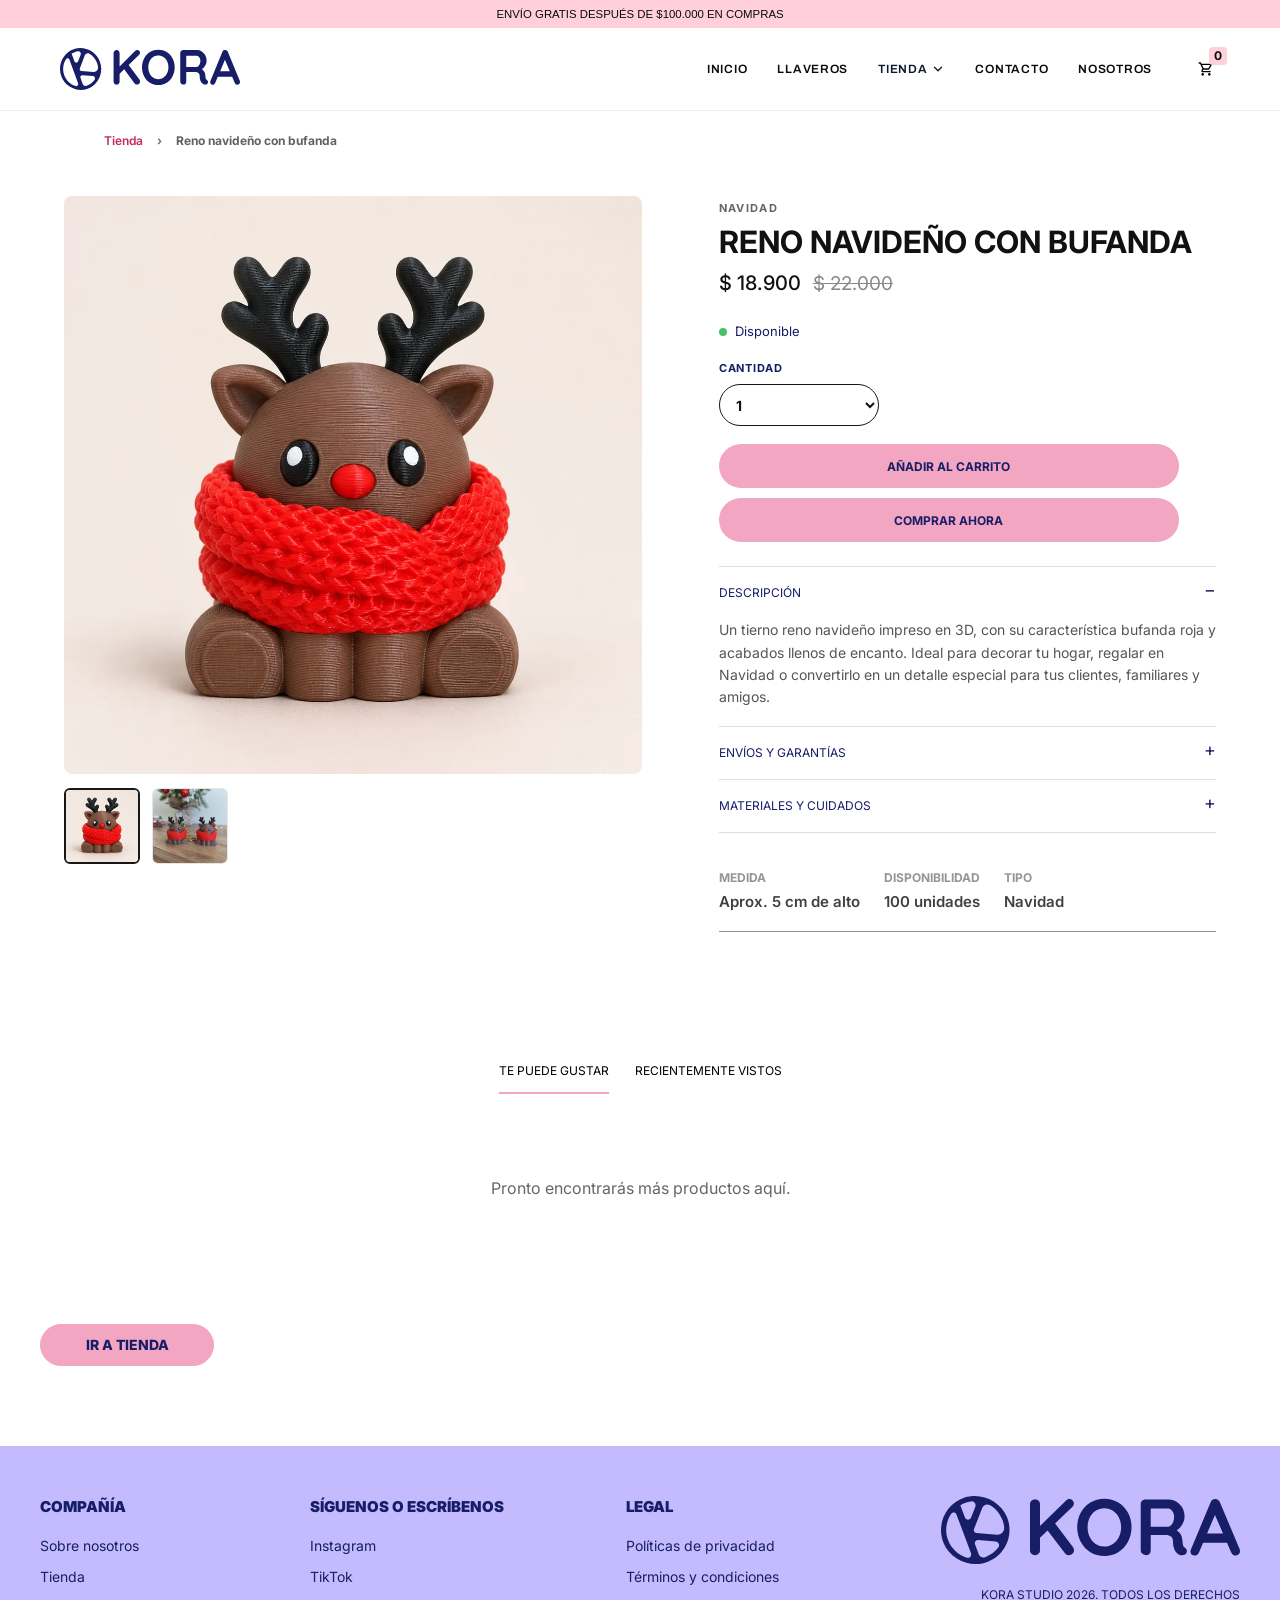
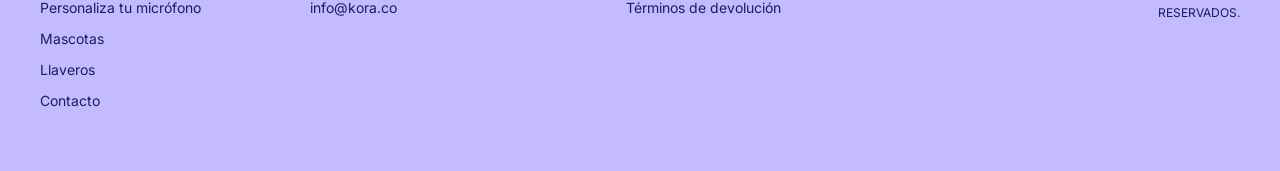
<file: producto.html>
<!doctype html>
<html data-density="comfortable" lang="es">
  <head>
    <meta charset="UTF-8" />
    <meta name="viewport" content="width=device-width, initial-scale=1.0" />
    <title>Kora Studio | Detalle de producto</title>
    <meta name="description" content="Conoce todos los detalles de tu producto Kora." />
    <link rel="stylesheet" href="assets/css/tokens.css?v=20261111-sidecart">
  <link rel="stylesheet" href="assets/css/components.css?v=20261111-nav-xmas">
  <link rel="stylesheet" href="styles.css?v=buttons-pink-v2" />
    <link rel="stylesheet" href="visual-kora.css?v=navbar-shared-llaveros-v3" />
    <link rel="stylesheet" href="navbar-shared.css?v=20261118-categorias" />
  <link href="https://fonts.googleapis.com/css2?family=Inter:wght@400;500;600;700&display=swap" rel="stylesheet">
</head>
  <body class="ds-root product-detail-page">
<header class="site-header">
      <div class="reference-announcement">ENVÍO GRATIS DESPUÉS DE $100.000 EN COMPRAS</div>
      <nav class="main-nav" aria-label="Navegación principal">
        <a class="brand" href="index.html" aria-label="Kora Studio inicio">
          <img src="assets/icon-06.svg" alt="Kora" />
        </a>
        <button class="nav-toggle" type="button" aria-expanded="false" aria-controls="nav-menu">
          <span></span><span></span><span></span>
        </button>
        <div class="nav-menu" id="nav-menu">
          <a href="index.html" >Inicio</a>
          <a href="llaveros.html" >Llaveros</a>
          <div class="nav-dropdown">
            <button class="nav-dropdown-trigger" type="button" aria-expanded="false" aria-controls="nav-shop-dropdown">
              Tienda <svg aria-hidden="true" viewBox="0 0 16 16" width="14" height="14"><path d="m4 6 4 4 4-4" fill="none" stroke="currentColor" stroke-width="1.5" stroke-linecap="round" stroke-linejoin="round"/></svg>
            </button>
            <div class="nav-dropdown-menu" id="nav-shop-dropdown" hidden>
              <a href="hazlotumismo.html">Todos los productos</a>
              <a href="hazlotumismo.html?categoria=Navidad">Navidad</a>
            </div>
          </div>
          <a href="contacto.html" >Contacto</a>
          <a href="nosotros.html" >Nosotros</a>
        </div>
        <div class="nav-actions" aria-label="Acciones de tienda">
          <button class="cart-button" type="button" aria-label="Carrito" title="Carrito">
            <img src="assets/icon-01.svg" alt="" />
            <strong class="cart-count">0</strong>
          </button>
        </div>
      </nav>
    </header>

    <main id="product-detail-root">
      <nav class="section-inner product-breadcrumb" aria-label="Ruta del producto">
        <a class="active" href="hazlotumismo.html">Tienda</a>
        <span aria-hidden="true">›</span><strong id="product-breadcrumb-title">Producto</strong>
      </nav>
      <section class="product-detail-layout" aria-labelledby="product-detail-title">
        <div class="product-detail-gallery">
          <div class="product-detail-media"><img id="product-detail-image" src="" alt="" /></div>
          <div class="product-gallery-thumbnails" id="product-gallery-thumbnails" aria-label="Fotos del producto"></div>
        </div>
        <div class="product-detail-copy">
          <p class="product-detail-category" id="product-detail-category"></p>
          <h1 id="product-detail-title">Cargando producto</h1>
          <div class="product-detail-price"><strong id="product-detail-price"></strong><span id="product-detail-compare"></span></div>
          <p class="product-stock-status" id="product-stock-status" aria-live="polite"></p>
          <label class="product-quantity-select"><span>Cantidad</span>
            <select id="product-quantity-value" aria-label="Seleccionar cantidad">
              <option value="1">1</option><option value="12">12</option><option value="100">100</option>
            </select>
          </label>
          <div class="product-detail-actions">
            <button class="product-detail-add" type="button" id="product-detail-add">Añadir al carrito</button>
            <button class="product-detail-buy" type="button" id="product-detail-buy">Comprar ahora</button>
          </div>
          <div class="product-accordions">
            <details open><summary>Descripción</summary><p id="product-detail-description"></p></details>
            <details><summary>Envíos y garantías</summary><p>Preparamos tu pedido con cuidado. Consulta los tiempos y cobertura al finalizar la compra.</p></details>
            <details><summary>Materiales y cuidados</summary><p id="product-detail-materials">Materiales seleccionados y acabados cuidados para cada pieza.</p></details>
          </div>
          <dl class="product-specs" id="product-detail-specs"></dl>
          <section class="product-components" id="product-components" aria-labelledby="product-components-title" hidden>
            <h2 id="product-components-title">Piezas incluidas</h2><div class="product-components-grid" id="product-components-grid"></div>
          </section>
        </div>
      </section>
      <section class="product-related" aria-labelledby="product-related-title">
        <div class="section-inner">
          <div class="product-related-tabs" role="tablist">
            <button type="button" role="tab" aria-selected="true" data-related-mode="suggestions">Te puede gustar</button>
            <button type="button" role="tab" aria-selected="false" data-related-mode="recent">Recientemente vistos</button>
          </div>
          <div class="product-grid product-related-grid" id="product-related-grid"></div>
          <a class="button button-primary product-store-link" href="hazlotumismo.html">Ir a Tienda</a>
        </div>
      </section>
    </main>
    <footer class="footer" id="contacto">
      <div class="section-inner footer-grid">
        <div>
          <h2>Compañía</h2>
          <a href="nosotros.html">Sobre nosotros</a>
          <a class="active" href="hazlotumismo.html">Tienda</a>
          <a href="personaliza-microfono.html">Personaliza tu micrófono</a>
          <a href="mascotas.html">Mascotas</a>
          <a href="llaveros.html">Llaveros</a>
          <a href="contacto.html">Contacto</a>
        </div>
        <div>
          <h2>Síguenos o escríbenos</h2>
          <a href="#">Instagram</a>
          <a href="#">TikTok</a>
          <a href="mailto:info@kora.co">info@kora.co</a>
        </div>
        <div>
          <h2>Legal</h2>
          <a href="#">Políticas de privacidad</a>
          <a href="#">Términos y condiciones</a>
          <a href="#">Términos de devolución</a>
        </div>
        <div class="footer-brand">
          <img src="assets/icon-08.svg" alt="Kora" />
          <p>Kora Studio 2026. Todos los derechos reservados.</p>
        </div>
      </div>
    </footer>

    <script src="config.js"></script>
    <script src="products.js?v=bola-personalizada-v1"></script>
    <script src="script.js?v=20261118-categorias"></script>
    <script src="product-detail.js?v=20261118-quantity-tiers"></script>
  </body>
</html>
</file>
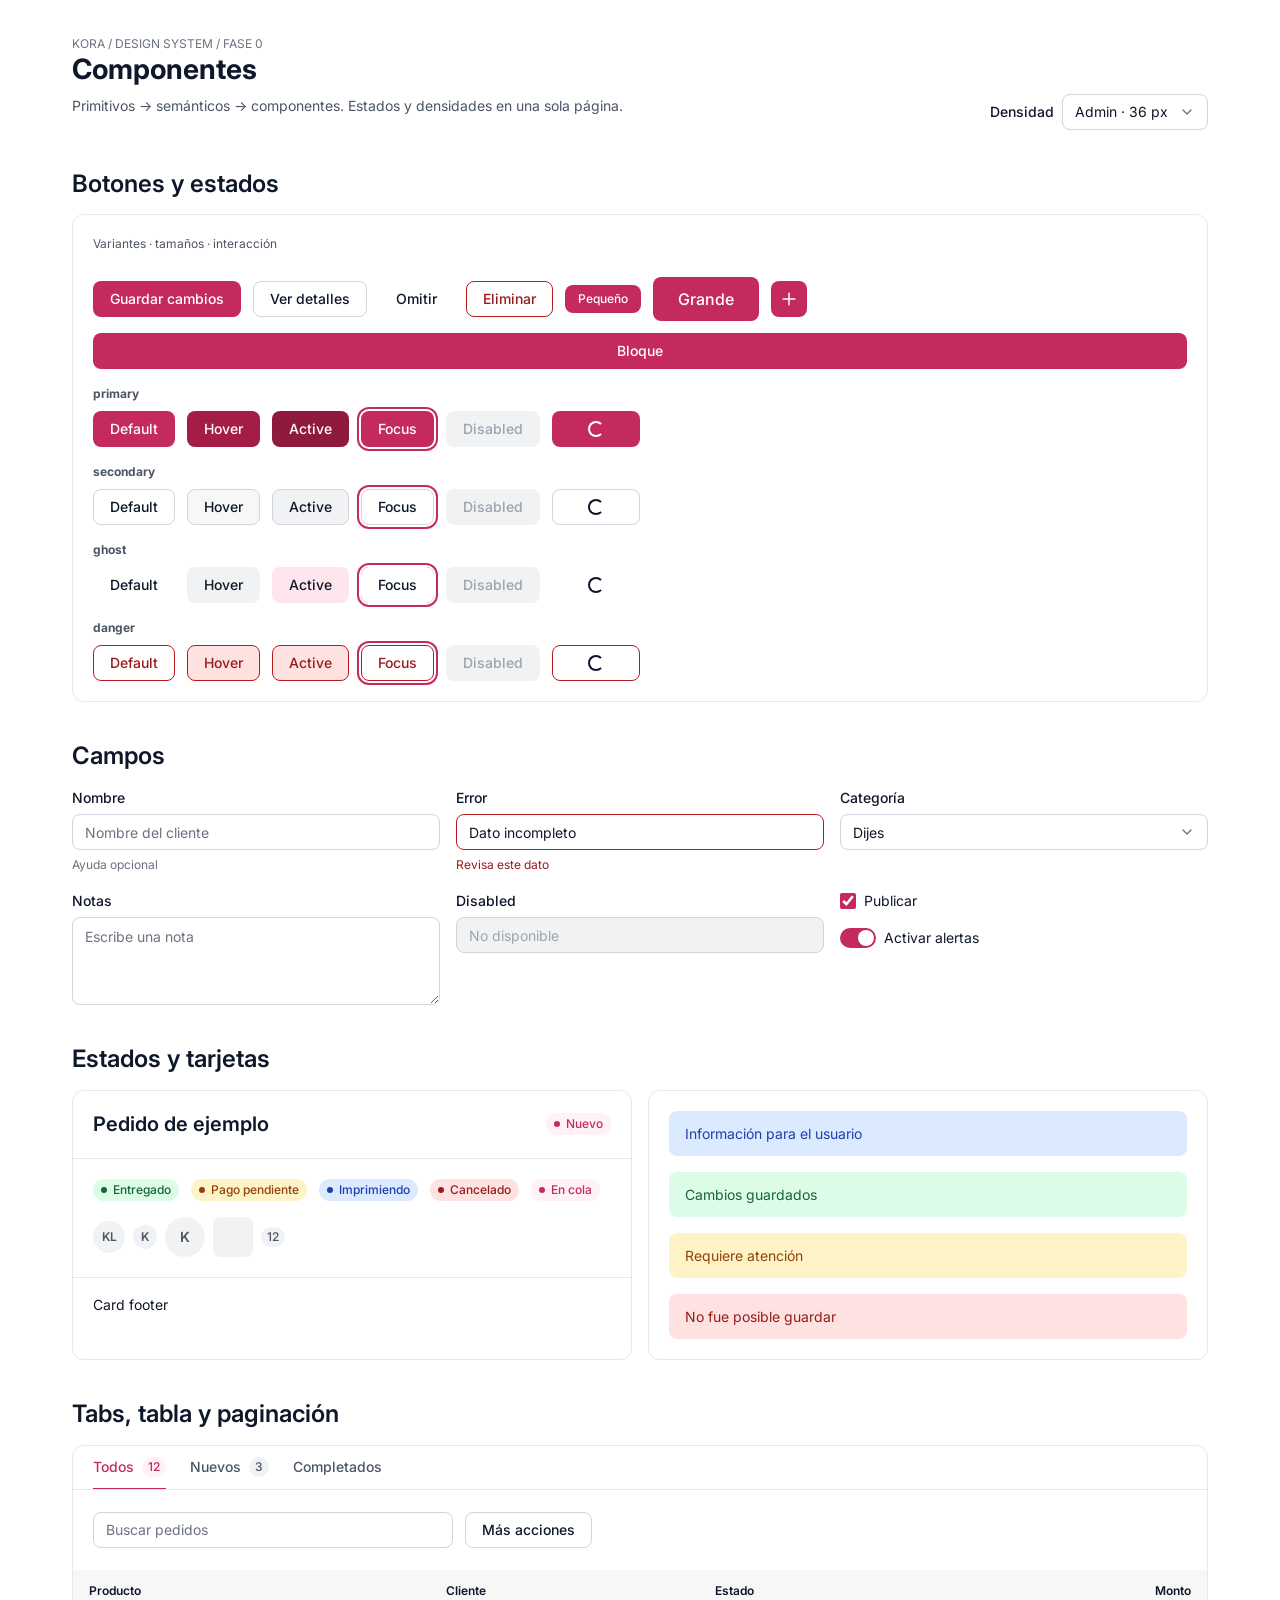
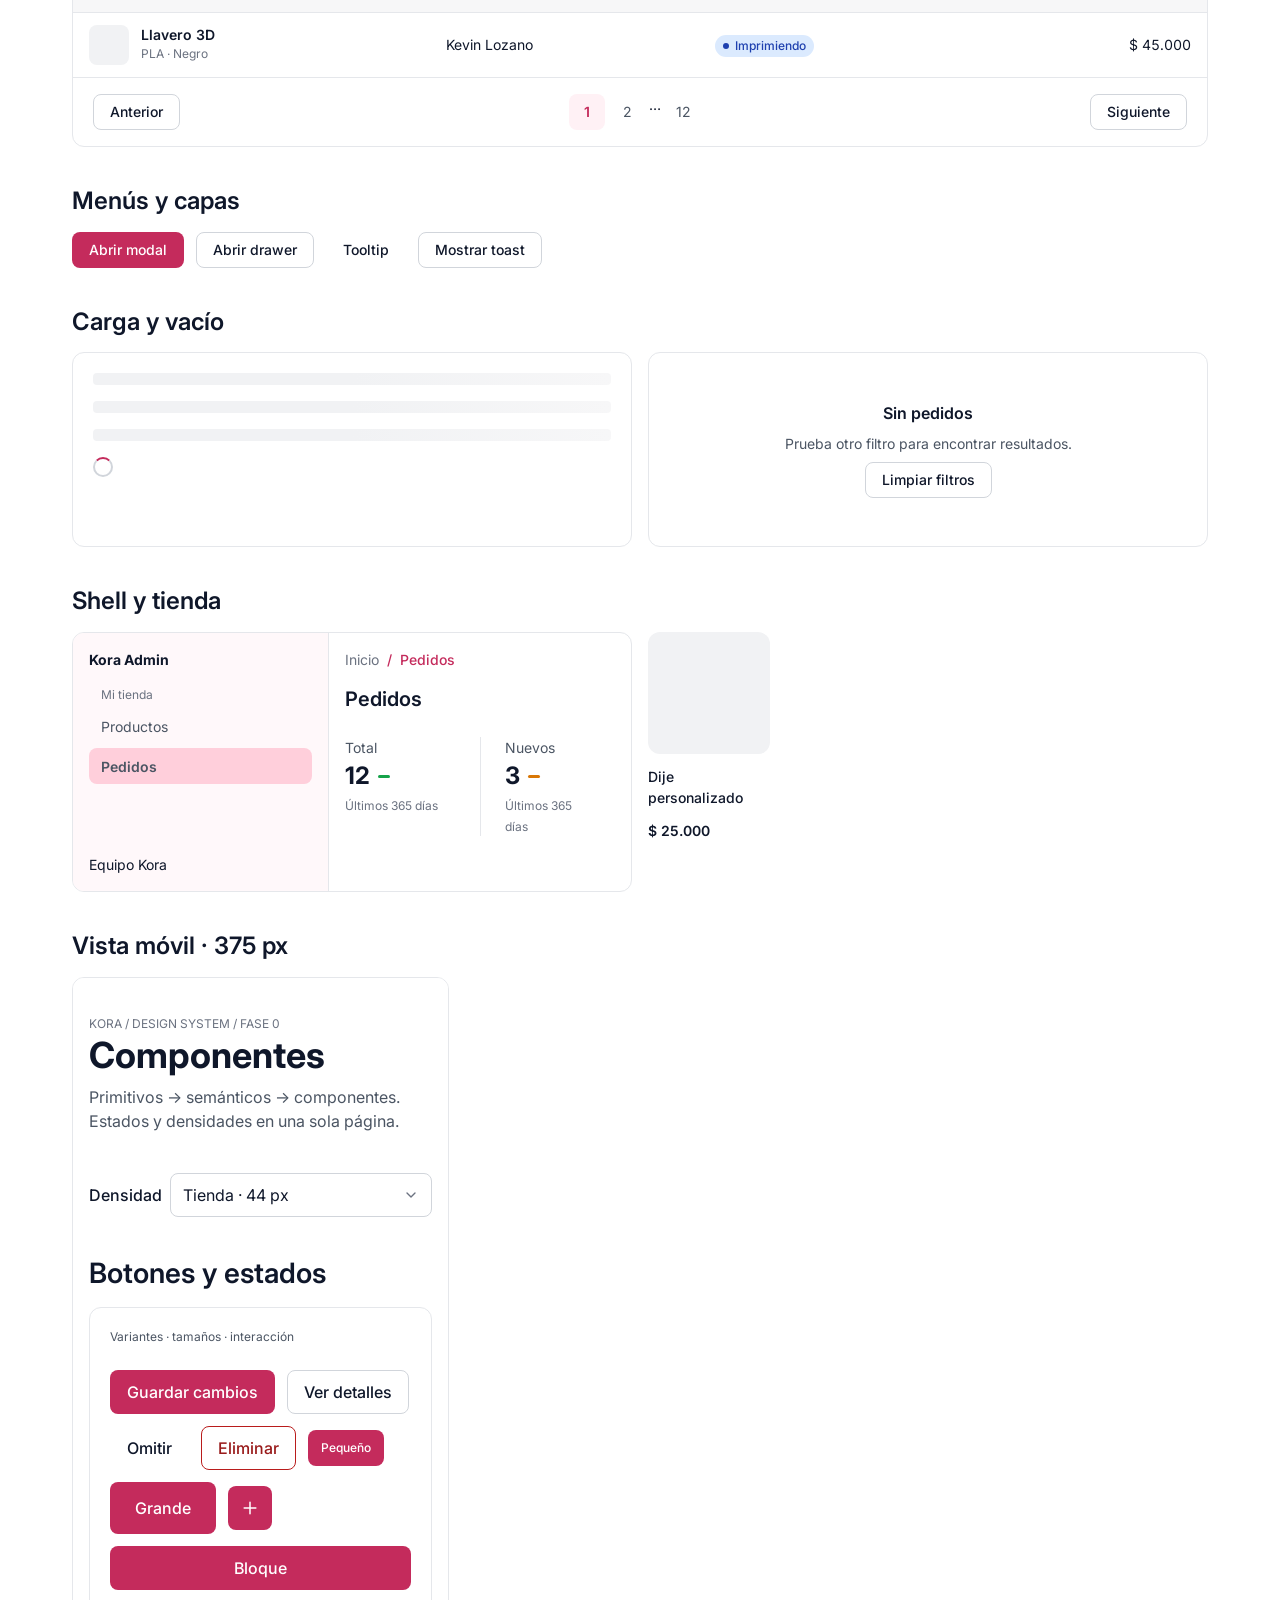
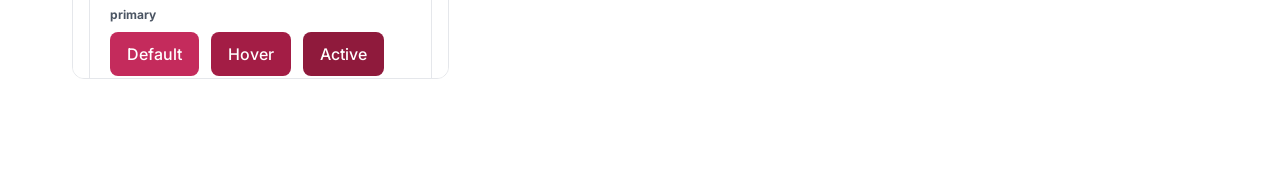
<file: admin/styleguide.html>
<!doctype html>
<html lang="es">
<head>
  <meta charset="utf-8">
  <meta name="viewport" content="width=device-width, initial-scale=1">
  <title>Sistema de diseño · Kora</title>
  <link rel="preconnect" href="https://fonts.googleapis.com">
  <link href="https://fonts.googleapis.com/css2?family=Inter:wght@400;500;600;700&display=swap" rel="stylesheet">
  <link rel="stylesheet" href="../assets/css/tokens.css">
  <link rel="stylesheet" href="../assets/css/components.css">
  <link rel="stylesheet" href="./css/styleguide.css">
  <script type="module" src="./js/styleguide.js"></script>
</head>
<body class="ds-root">
  <main class="ds-container guide">
    <header class="guide-header">
      <div><span class="ds-caption">KORA / DESIGN SYSTEM / FASE 0</span><h1 class="ds-h1">Componentes</h1><p class="ds-text-muted">Primitivos → semánticos → componentes. Estados y densidades en una sola página.</p></div>
      <div class="ds-row"><label class="ds-label" for="density">Densidad</label><select class="ds-select" id="density"><option value="compact">Admin · 36 px</option><option value="comfortable">Tienda · 44 px</option></select></div>
    </header>
    <div id="guide-content"></div>
  </main>
  <div class="ds-overlay" id="guide-overlay"></div>
  <aside class="ds-drawer" id="guide-drawer" role="dialog" aria-modal="true" aria-labelledby="drawer-title"><div class="ds-dialog__header"><strong id="drawer-title">Detalle de pedido</strong><button class="ds-btn ds-btn--ghost ds-btn--icon" data-close aria-label="Cerrar drawer"><svg width="20" height="20" viewBox="0 0 24 24" fill="none" stroke="currentColor" stroke-width="1.8" stroke-linecap="round" aria-hidden="true"><path d="M18 6 6 18M6 6l12 12"/></svg></button></div><div class="ds-dialog__body">Vista de ejemplo · <a href="#">Archivos</a>, pago e historial.</div><div class="ds-dialog__footer"><button class="ds-btn ds-btn--secondary" data-close>Cerrar</button></div></aside>
  <section class="ds-modal" id="guide-modal" role="dialog" aria-modal="true" aria-labelledby="modal-title"><div class="ds-dialog__header"><strong id="modal-title">Confirmar acción</strong><button class="ds-btn ds-btn--ghost ds-btn--icon" data-close aria-label="Cerrar modal"><svg width="20" height="20" viewBox="0 0 24 24" fill="none" stroke="currentColor" stroke-width="1.8" stroke-linecap="round" aria-hidden="true"><path d="M18 6 6 18M6 6l12 12"/></svg></button></div><div class="ds-dialog__body">Ejemplo de modal con foco atrapado y cierre con Esc.</div><div class="ds-dialog__footer"><button class="ds-btn ds-btn--secondary" data-close>Cancelar</button><button class="ds-btn ds-btn--primary" data-close>Guardar cambios</button></div></section>
  <div class="ds-toasts" id="guide-toasts" aria-live="polite"></div>
</body>
</html>
</file>
<file: assets/css/tokens.css>
/* ==========================================================
   TOKENS — única fuente de verdad visual (admin + tienda)
   Capa 1 PRIMITIVOS  → valores crudos. NUNCA se usan en componentes.
   Capa 2 SEMÁNTICOS  → significado (texto, fondo, borde, acción).
   Capa 3 COMPONENTE  → decisiones por componente (radio, alturas).
   Regla: components.css solo lee capas 2 y 3.
   Marca: cambia --brand-* y todo el sistema cambia.
   ========================================================== */

:root {
  /* ---------- CAPA 1: PRIMITIVOS ---------- */
  /* Marca ROSA. 200 = rosado exacto de tu imagen (#FFCFDB). Texto blanco sobre 700 = 5.5:1 (AA) */
  --brand-25:#FFF8FA; --brand-50:#FFF1F5; --brand-100:#FFE5EC; --brand-200:#FFCFDB; --brand-300:#FFB0C6;
  --brand-400:#F985A6; --brand-500:#EC5C87; --brand-600:#D63A6A; --brand-700:#C42B5C;
  --brand-800:#A31D45; --brand-900:#8F1A3C;
  --brand-product:#F2A6C2;

  /* Neutros */
  --neutral-0:#FFFFFF; --neutral-50:#F7F7F8; --neutral-100:#F1F2F4; --neutral-200:#E5E7EB;
  --neutral-300:#D1D5DB; --neutral-400:#9CA3AF; --neutral-500:#6B7280; --neutral-600:#4B5563;
  --neutral-700:#374151; --neutral-800:#1F2937; --neutral-900:#0F172A;

  /* Estados (pares texto/fondo AA) */
  --green-100:#DCFCE7; --green-600:#16A34A; --green-800:#166534;
  --amber-100:#FEF3C7; --amber-600:#D97706; --amber-800:#92400E;
  --blue-100:#DBEAFE;  --blue-600:#2563EB;  --blue-800:#1E40AF;
  --red-100:#FEE2E2;   --red-600:#DC2626;   --red-700:#B91C1C; --red-800:#991B1B;

  /* Tipografía */
  --font-sans:"Inter",system-ui,-apple-system,"Segoe UI",Roboto,"Helvetica Neue",Arial,sans-serif;
  --font-mono:ui-monospace,SFMono-Regular,Menlo,Consolas,monospace;
  --fs-xs:.75rem; --fs-sm:.875rem; --fs-md:1rem; --fs-lg:1.25rem;
  --fs-xl:1.5rem; --fs-2xl:1.75rem; --fs-3xl:2.25rem; --fs-4xl:3rem;
  --fw-regular:400; --fw-medium:500; --fw-semibold:600; --fw-bold:700;
  --lh-tight:1.2; --lh-snug:1.35; --lh-normal:1.5;

  /* Espaciado (base 4px) */
  --space-0:0; --space-1:4px; --space-2:8px; --space-3:12px; --space-4:16px; --space-5:20px;
  --space-6:24px; --space-8:32px; --space-10:40px; --space-12:48px; --space-16:64px;

  /* Radios */
  --radius-sm:4px; --radius-md:8px; --radius-lg:12px; --radius-xl:16px; --radius-full:999px;

  /* Elevación */
  --shadow-sm:0 1px 2px rgba(15,23,42,.06);
  --shadow-md:0 4px 12px rgba(15,23,42,.08);
  --shadow-lg:0 12px 32px rgba(15,23,42,.14);

  /* Movimiento */
  --dur-fast:120ms; --dur-base:180ms; --dur-slow:260ms;
  --ease-out:cubic-bezier(.2,.8,.2,1);

  /* Capas (z-index) */
  --z-sticky:1100; --z-dropdown:1200; --z-overlay:1300; --z-modal:1400; --z-toast:1500; --z-tooltip:1600;

  /* Breakpoints (referencia; CSS no permite var() en @media):
     sm 640 · md 768 · lg 1024 · xl 1280 · 2xl 1536 */

  /* ---------- CAPA 2: SEMÁNTICOS ---------- */
  /* Superficies */
  --color-bg-page:var(--neutral-0);
  --color-bg-subtle:var(--neutral-50);
  --color-bg-muted:var(--neutral-100);
  --color-bg-sidebar:var(--brand-25);
  --color-nav-hover:var(--brand-100);
  --color-nav-active:var(--brand-200);
  --color-bg-overlay:rgba(15,23,42,.45);
  --color-category-overlay:rgba(15,23,42,.72);
  /* Texto */
  --color-text:var(--neutral-900);
  --color-text-muted:var(--neutral-600);
  --color-text-subtle:var(--neutral-500);   /* mínimo AA sobre blanco (4.8:1) */
  --color-text-disabled:var(--neutral-400);
  --color-text-on-brand:var(--neutral-0);
  /* Bordes */
  --color-border:var(--neutral-200);
  --color-border-strong:var(--neutral-300);
  /* Acción / interactivo */
  --color-interactive:var(--brand-700);
  --color-interactive-hover:var(--brand-800);
  --color-interactive-active:var(--brand-900);
  --color-interactive-soft:var(--brand-50);
  --color-product-action:var(--brand-product);
  --color-product-action-text:var(--neutral-900);
  --color-accent:var(--brand-500);          /* solo decoración: íconos, gráficas (no texto) */
  --color-focus:var(--brand-700);
  /* Estados */
  --color-success-bg:var(--green-100); --color-success-text:var(--green-800); --color-success-solid:var(--green-600);
  --color-warning-bg:var(--amber-100); --color-warning-text:var(--amber-800); --color-warning-solid:var(--amber-600);
  --color-info-bg:var(--blue-100);     --color-info-text:var(--blue-800);     --color-info-solid:var(--blue-600);
  --color-danger-bg:var(--red-100);    --color-danger-text:var(--red-800);    --color-danger-solid:var(--red-700);
  --color-neutral-bg:var(--neutral-100); --color-neutral-text:var(--neutral-700);
  /* Foco */
  --focus-ring:0 0 0 2px var(--neutral-0),0 0 0 4px var(--color-focus);

  /* Tipografía semántica */
  --fs-body:var(--fs-sm);                   /* admin: 14px */
  --fs-caption:var(--fs-xs);
  --fs-h1:var(--fs-2xl); --fs-h2:var(--fs-xl); --fs-h3:var(--fs-lg);

  /* ---------- CAPA 3: COMPONENTE / LAYOUT ---------- */
  --control-h-sm:28px; --control-h-md:36px; --control-h-lg:44px;   /* densidad compacta (admin) */
  --control-radius:var(--radius-md);        /* tu botón de 8px */
  --card-radius:var(--radius-lg);
  --card-padding:var(--space-5);
  --cell-padding-y:var(--space-3); --cell-padding-x:var(--space-4);
  --page-padding:var(--space-8);
  --sidebar-w:256px; --header-h:56px; --container-max:1200px;
  --cart-panel-width:440px; --cart-media-radius:var(--radius-md); --cart-action-radius:var(--radius-full);
}

/* Densidad cómoda (tienda): objetivos táctiles de 44px y texto de 16px.
   Se activa con <html data-density="comfortable"> */
[data-density="comfortable"] {
  --control-h-sm:36px; --control-h-md:44px; --control-h-lg:52px;
  --fs-body:var(--fs-md);
  --fs-h1:var(--fs-3xl); --fs-h2:var(--fs-2xl); --fs-h3:var(--fs-xl);
  --cell-padding-y:var(--space-4);
  --page-padding:var(--space-6);
}

@media (max-width:767px) { :root { --page-padding:var(--space-4); } }

@media (prefers-reduced-motion:reduce) {
  :root { --dur-fast:0ms; --dur-base:0ms; --dur-slow:0ms; }
}
</file>
<file: assets/css/components.css>
/* ==========================================================
   COMPONENTS — prefijo ds- (evita choques con tu CSS viejo)
   Requiere: tokens.css cargado antes y <body class="ds-root">.
   Regla: aquí NO hay hex, px sueltos de color ni primitivos (--brand-*, --neutral-*).
   Excepción documentada: el SVG del chevron del select (data URI no admite var()).
   ========================================================== */

/* ---------- BASE ---------- */
.ds-root, .ds-root *, .ds-root *::before, .ds-root *::after { box-sizing: border-box; }
.ds-root { margin: 0; font-family: var(--font-sans); font-size: var(--fs-body); line-height: var(--lh-normal);
  color: var(--color-text); background: var(--color-bg-page); -webkit-font-smoothing: antialiased; }
.ds-root [hidden] { display: none !important; }
.ds-root :focus { outline: none; }
.ds-root :focus-visible { box-shadow: var(--focus-ring); }
.ds-root img { max-width: 100%; }
.ds-root a { color: var(--color-interactive); }
.ds-root a:hover { color: var(--color-interactive-hover); }

/* ---------- TIPOGRAFÍA Y HELPERS ---------- */
.ds-h1 { margin: 0; font-size: var(--fs-h1); font-weight: var(--fw-bold); line-height: var(--lh-tight); }
.ds-h2 { margin: 0; font-size: var(--fs-h2); font-weight: var(--fw-semibold); line-height: var(--lh-tight); }
.ds-h3 { margin: 0; font-size: var(--fs-h3); font-weight: var(--fw-semibold); line-height: var(--lh-snug); }
.ds-text-muted { color: var(--color-text-muted); }
.ds-caption { font-size: var(--fs-caption); color: var(--color-text-subtle); }
.ds-truncate { overflow: hidden; text-overflow: ellipsis; white-space: nowrap; min-width: 0; }
.ds-sr-only { position: absolute; width: 1px; height: 1px; overflow: hidden; clip: rect(0 0 0 0); white-space: nowrap; }
.ds-stack { display: flex; flex-direction: column; gap: var(--gap, var(--space-4)); }
.ds-row { display: flex; align-items: center; gap: var(--gap, var(--space-2)); }
.ds-container { width: 100%; max-width: var(--container-max); margin-inline: auto; padding-inline: var(--page-padding); }

/* ---------- BUTTON ---------- */
.ds-btn { display: inline-flex; align-items: center; justify-content: center; gap: var(--space-2);
  height: var(--control-h-md); padding: 0 var(--space-4); border: 1px solid transparent;
  border-radius: var(--control-radius); font: inherit; font-weight: var(--fw-medium); line-height: 1;
  white-space: nowrap; text-decoration: none; cursor: pointer;
  transition: background var(--dur-fast) var(--ease-out), border-color var(--dur-fast) var(--ease-out), color var(--dur-fast) var(--ease-out); }
.ds-btn--primary { background: var(--color-interactive); color: var(--color-text-on-brand); }
.ds-root a.ds-btn--primary { color: var(--color-text-on-brand); }
.ds-btn--primary:hover { background: var(--color-interactive-hover); }
.ds-btn--primary:active { background: var(--color-interactive-active); }
.ds-btn--secondary { background: var(--color-bg-page); color: var(--color-text); border-color: var(--color-border-strong); }
.ds-root a.ds-btn--secondary { color: var(--color-text); }
.ds-btn--secondary:hover { background: var(--color-bg-subtle); }
.ds-btn--secondary:active { background: var(--color-bg-muted); }
.ds-btn--ghost { background: transparent; color: var(--color-text); }
.ds-root a.ds-btn--ghost { color: var(--color-text); }
.ds-btn--ghost:hover { background: var(--color-bg-muted); }
/* Danger en contorno: el rosa de marca y el rojo sólido se confundirían */
.ds-btn--danger { background: var(--color-bg-page); color: var(--color-danger-text); border-color: var(--color-danger-solid); }
.ds-btn--danger:hover, .ds-btn--danger:active { background: var(--color-danger-bg); }
.ds-btn--sm { height: var(--control-h-sm); padding: 0 var(--space-3); font-size: var(--fs-caption); }
.ds-btn--lg { height: var(--control-h-lg); padding: 0 var(--space-6); font-size: var(--fs-md); }
.ds-btn--icon { width: var(--control-h-md); padding: 0; }
.ds-btn--icon.ds-btn--sm { width: var(--control-h-sm); }
.ds-btn--icon.ds-btn--lg { width: var(--control-h-lg); }
.ds-btn--block { width: 100%; }
.ds-btn:disabled, .ds-btn[aria-disabled="true"] { background: var(--color-bg-muted); color: var(--color-text-disabled);
  border-color: transparent; cursor: not-allowed; pointer-events: none; }
.ds-btn.is-loading { position: relative; color: transparent; pointer-events: none; }
.ds-btn.is-loading::after { content: ""; position: absolute; width: 16px; height: 16px; border-radius: 50%;
  border: 2px solid var(--color-text); border-right-color: transparent; animation: ds-spin .7s linear infinite; }
.ds-btn--primary.is-loading::after { border-color: var(--color-text-on-brand); border-right-color: transparent; }
@keyframes ds-spin { to { transform: rotate(360deg); } }
.ds-spinner { width: 20px; height: 20px; border-radius: 50%; border: 2px solid var(--color-border-strong);
  border-top-color: var(--color-interactive); animation: ds-spin .7s linear infinite; }

/* ---------- FORMULARIOS ---------- */
.ds-field { display: flex; flex-direction: column; gap: 6px; }
.ds-label { font-weight: var(--fw-medium); }
.ds-help { font-size: var(--fs-caption); color: var(--color-text-subtle); }
.ds-error { font-size: var(--fs-caption); color: var(--color-danger-text); }
.ds-input, .ds-select, .ds-textarea { width: 100%; height: var(--control-h-md); padding: 0 var(--space-3);
  font: inherit; color: var(--color-text); background: var(--color-bg-page);
  border: 1px solid var(--color-border-strong); border-radius: var(--control-radius);
  transition: border-color var(--dur-fast) var(--ease-out); }
.ds-textarea { height: auto; min-height: 88px; padding: var(--space-2) var(--space-3); resize: vertical; }
.ds-input::placeholder, .ds-textarea::placeholder { color: var(--color-text-subtle); }
.ds-input:hover, .ds-select:hover, .ds-textarea:hover { border-color: var(--color-text-subtle); }
.ds-input:focus-visible, .ds-select:focus-visible, .ds-textarea:focus-visible { border-color: var(--color-interactive); }
.ds-input[aria-invalid="true"], .ds-select[aria-invalid="true"], .ds-textarea[aria-invalid="true"] { border-color: var(--color-danger-solid); }
.ds-input:disabled, .ds-select:disabled, .ds-textarea:disabled { background: var(--color-bg-muted); color: var(--color-text-disabled); cursor: not-allowed; }
.ds-select { appearance: none; padding-right: 36px; cursor: pointer; background-repeat: no-repeat; background-position: right 12px center;
  background-image: url("data:image/svg+xml,%3Csvg xmlns='http://www.w3.org/2000/svg' width='16' height='16' viewBox='0 0 24 24' fill='none' stroke='%236B7280' stroke-width='2' stroke-linecap='round' stroke-linejoin='round'%3E%3Cpath d='m6 9 6 6 6-6'/%3E%3C/svg%3E"); }
.ds-input-wrap { position: relative; display: flex; align-items: center; }
.ds-input-wrap > svg, .ds-input-wrap > .ds-input-icon { position: absolute; left: 12px; width: 16px; height: 16px; color: var(--color-text-subtle); pointer-events: none; }
.ds-input-wrap .ds-input { padding-left: 36px; }
.ds-check { display: inline-flex; align-items: center; gap: var(--space-2); cursor: pointer; }
.ds-check input { width: 16px; height: 16px; margin: 0; accent-color: var(--color-interactive); }
input.ds-switch { appearance: none; position: relative; width: 36px; height: 20px; margin: 0; cursor: pointer;
  border-radius: var(--radius-full); background: var(--color-border-strong); transition: background var(--dur-base) var(--ease-out); }
input.ds-switch::after { content: ""; position: absolute; top: 2px; left: 2px; width: 16px; height: 16px; border-radius: 50%;
  background: var(--color-bg-page); box-shadow: var(--shadow-sm); transition: transform var(--dur-base) var(--ease-out); }
input.ds-switch:checked { background: var(--color-interactive); }
input.ds-switch:checked::after { transform: translateX(16px); }
input.ds-switch:disabled { opacity: .5; cursor: not-allowed; }

/* ---------- BADGE / COUNT / AVATAR ---------- */
.ds-badge { display: inline-flex; align-items: center; gap: 6px; height: 22px; padding: 0 var(--space-2); white-space: nowrap;
  border-radius: var(--radius-full); font-size: var(--fs-caption); font-weight: var(--fw-medium);
  background: var(--color-neutral-bg); color: var(--color-neutral-text); }
.ds-badge::before { content: ""; width: 6px; height: 6px; border-radius: 50%; background: currentColor; }
.ds-badge--plain::before { display: none; }
.ds-badge--success { background: var(--color-success-bg); color: var(--color-success-text); }
.ds-badge--warning { background: var(--color-warning-bg); color: var(--color-warning-text); }
.ds-badge--info { background: var(--color-info-bg); color: var(--color-info-text); }
.ds-badge--danger { background: var(--color-danger-bg); color: var(--color-danger-text); }
.ds-badge--brand { background: var(--color-interactive-soft); color: var(--color-interactive); }
.ds-count { display: inline-flex; align-items: center; justify-content: center; min-width: 20px; height: 20px; padding: 0 6px;
  border-radius: var(--radius-full); background: var(--color-bg-muted); color: var(--color-text-muted); font-size: var(--fs-caption); font-weight: var(--fw-medium); }
.ds-avatar { display: inline-flex; align-items: center; justify-content: center; flex: none; width: 32px; height: 32px; overflow: hidden;
  border-radius: 50%; object-fit: cover; background: var(--color-bg-muted); color: var(--color-text-muted); font-size: var(--fs-caption); font-weight: var(--fw-semibold); }
.ds-avatar--sm { width: 24px; height: 24px; }
.ds-avatar--lg { width: 40px; height: 40px; font-size: var(--fs-sm); }
.ds-thumb { flex: none; width: 40px; height: 40px; border-radius: var(--radius-md); object-fit: cover; background: var(--color-bg-muted); }

/* ---------- CARD ---------- */
.ds-card { background: var(--color-bg-page); border: 1px solid var(--color-border); border-radius: var(--card-radius); }
.ds-card--flush { overflow: hidden; }
.ds-card__header { display: flex; align-items: center; justify-content: space-between; gap: var(--space-3); padding: var(--card-padding); border-bottom: 1px solid var(--color-border); }
.ds-card__body { padding: var(--card-padding); }
.ds-card__footer { padding: var(--space-4) var(--card-padding); border-top: 1px solid var(--color-border); }

/* ---------- TABS ---------- */
.ds-tabs { display: flex; gap: var(--space-6); padding: 0 var(--card-padding); border-bottom: 1px solid var(--color-border); overflow-x: auto; }
.ds-tab { display: inline-flex; align-items: center; gap: var(--space-2); height: 44px; margin-bottom: -1px; padding: 0;
  background: none; border: 0; border-bottom: 2px solid transparent; font: inherit; font-weight: var(--fw-medium);
  color: var(--color-text-muted); white-space: nowrap; cursor: pointer; }
.ds-tab:hover { color: var(--color-text); }
.ds-tab[aria-selected="true"] { color: var(--color-interactive); border-bottom-color: var(--color-interactive); }
.ds-tab[aria-selected="true"] .ds-count { background: var(--color-interactive-soft); color: var(--color-interactive); }

/* ---------- TABLA ---------- */
.ds-toolbar { display: flex; flex-wrap: wrap; align-items: center; gap: var(--space-3); padding: var(--space-4) var(--card-padding); }
.ds-toolbar__grow { flex: 1; min-width: 220px; max-width: 360px; }
.ds-table-wrap { overflow-x: auto; }
.ds-table { width: 100%; border-collapse: collapse; text-align: left; }
.ds-table th { padding: var(--space-3) var(--cell-padding-x); background: var(--color-bg-subtle); border-bottom: 1px solid var(--color-border);
  font-size: var(--fs-caption); font-weight: var(--fw-semibold); white-space: nowrap; }
.ds-table td { padding: var(--cell-padding-y) var(--cell-padding-x); border-bottom: 1px solid var(--color-border); vertical-align: middle; }
.ds-table tbody tr:hover { background: var(--color-bg-subtle); }
.ds-table tbody tr:last-child td { border-bottom: 0; }
.ds-num { text-align: right; font-variant-numeric: tabular-nums; }
.ds-cell { display: flex; align-items: center; gap: var(--space-3); min-width: 0; }
.ds-cell__title { font-weight: var(--fw-semibold); line-height: var(--lh-snug); }
.ds-cell__meta { font-size: var(--fs-caption); color: var(--color-text-subtle); }

/* ---------- PAGINACIÓN / BREADCRUMB ---------- */
.ds-pagination { display: flex; align-items: center; justify-content: space-between; gap: var(--space-4); padding: var(--space-4) var(--card-padding); border-top: 1px solid var(--color-border); }
.ds-pages { display: flex; gap: var(--space-1); }
.ds-page { min-width: var(--control-h-md); height: var(--control-h-md); padding: 0 var(--space-2); border: 0; border-radius: var(--control-radius);
  background: none; font: inherit; color: var(--color-text-muted); cursor: pointer; }
.ds-page:hover { background: var(--color-bg-muted); }
.ds-page[aria-current="page"] { background: var(--color-interactive-soft); color: var(--color-interactive); font-weight: var(--fw-semibold); }
.ds-breadcrumb ol { display: flex; align-items: center; gap: var(--space-2); margin: 0; padding: 0; list-style: none; color: var(--color-text-subtle); }
.ds-breadcrumb li + li::before { content: "/"; margin-right: var(--space-2); }
.ds-breadcrumb a { color: inherit; text-decoration: none; }
.ds-breadcrumb a:hover { color: var(--color-text); }
.ds-breadcrumb [aria-current="page"] { color: var(--color-interactive); font-weight: var(--fw-medium); }

/* ---------- MENÚ / TOOLTIP ---------- */
.ds-menu { position: absolute; z-index: var(--z-dropdown); min-width: 180px; padding: var(--space-1);
  background: var(--color-bg-page); border: 1px solid var(--color-border); border-radius: var(--radius-md); box-shadow: var(--shadow-md); }
.ds-menu__item { display: flex; align-items: center; gap: var(--space-2); width: 100%; min-height: var(--control-h-md); padding: 0 var(--space-3);
  border: 0; border-radius: var(--radius-sm); background: none; font: inherit; text-align: left; color: var(--color-text); cursor: pointer; }
.ds-menu__item:hover { background: var(--color-bg-muted); }
.ds-menu__item--danger { color: var(--color-danger-text); }
.ds-menu__sep { height: 1px; margin: var(--space-1) 0; background: var(--color-border); }
.ds-root [data-tip] { position: relative; }
.ds-root [data-tip]::after { content: attr(data-tip); position: absolute; z-index: var(--z-tooltip); bottom: calc(100% + 6px); left: 50%;
  transform: translateX(-50%); padding: var(--space-1) var(--space-2); border-radius: var(--radius-sm); background: var(--color-text);
  color: var(--color-bg-page); font-size: var(--fs-caption); white-space: nowrap; opacity: 0; pointer-events: none; transition: opacity var(--dur-fast); }
.ds-root [data-tip]:hover::after, .ds-root [data-tip]:focus-visible::after { opacity: 1; }

/* ---------- MODAL / DRAWER ---------- */
.ds-overlay { position: fixed; inset: 0; z-index: var(--z-overlay); background: var(--color-bg-overlay); opacity: 0; visibility: hidden;
  transition: opacity var(--dur-base) var(--ease-out), visibility var(--dur-base); }
.ds-overlay.is-open { opacity: 1; visibility: visible; }
.ds-modal, .ds-drawer { position: fixed; z-index: var(--z-modal); display: flex; flex-direction: column; visibility: hidden;
  background: var(--color-bg-page); box-shadow: var(--shadow-lg); }
.ds-modal { top: 50%; left: 50%; width: min(520px, calc(100% - 32px)); max-height: calc(100% - 64px); border-radius: var(--radius-xl);
  opacity: 0; transform: translate(-50%, -48%); transition: opacity var(--dur-base) var(--ease-out), transform var(--dur-base) var(--ease-out), visibility var(--dur-base); }
.ds-modal.is-open { opacity: 1; visibility: visible; transform: translate(-50%, -50%); }
.ds-drawer { top: 0; right: 0; bottom: 0; width: min(480px, 100%); transform: translateX(100%);
  transition: transform var(--dur-slow) var(--ease-out), visibility var(--dur-slow); }
.ds-drawer.is-open { visibility: visible; transform: none; }
.ds-dialog__header { display: flex; align-items: center; justify-content: space-between; gap: var(--space-3); padding: var(--space-4) var(--space-5);
  border-bottom: 1px solid var(--color-border); font-size: var(--fs-md); font-weight: var(--fw-semibold); }
.ds-dialog__body { flex: 1; overflow: auto; padding: var(--space-5); }
.ds-dialog__footer { display: flex; justify-content: flex-end; gap: var(--space-2); padding: var(--space-4) var(--space-5); border-top: 1px solid var(--color-border); }

/* ---------- FEEDBACK: ALERT / TOAST / SKELETON / EMPTY ---------- */
.ds-alert { display: flex; gap: var(--space-3); padding: var(--space-3) var(--space-4); border-radius: var(--radius-md);
  background: var(--color-info-bg); color: var(--color-info-text); }
.ds-alert--success { background: var(--color-success-bg); color: var(--color-success-text); }
.ds-alert--warning { background: var(--color-warning-bg); color: var(--color-warning-text); }
.ds-alert--danger { background: var(--color-danger-bg); color: var(--color-danger-text); }
.ds-toasts { position: fixed; z-index: var(--z-toast); right: var(--space-4); bottom: var(--space-4); display: flex; flex-direction: column; gap: var(--space-2); width: min(360px, calc(100% - 32px)); }
.ds-toast { padding: var(--space-3) var(--space-4); border-left: 4px solid var(--color-accent); border-radius: var(--radius-md);
  background: var(--color-text); color: var(--color-bg-page); box-shadow: var(--shadow-md); }
.ds-toast--success { border-left-color: var(--color-success-solid); }
.ds-toast--danger { border-left-color: var(--color-danger-solid); }
.ds-skeleton { display: block; min-height: 12px; border-radius: var(--radius-sm); background-size: 200% 100%;
  background-image: linear-gradient(90deg, var(--color-bg-muted) 25%, var(--color-bg-subtle) 50%, var(--color-bg-muted) 75%);
  animation: ds-shimmer 1.4s linear infinite; }
@keyframes ds-shimmer { to { background-position: -200% 0; } }
@media (prefers-reduced-motion: reduce) { .ds-skeleton, .ds-spinner, .ds-btn.is-loading::after { animation-duration: 3s; } }
.ds-empty { display: flex; flex-direction: column; align-items: center; gap: var(--space-2); padding: var(--space-12) var(--space-4); text-align: center; color: var(--color-text-muted); }
.ds-empty__title { font-size: var(--fs-md); font-weight: var(--fw-semibold); color: var(--color-text); }

/* ---------- APP SHELL (admin) ---------- */
.ds-app { display: grid; grid-template-columns: var(--sidebar-w) minmax(0, 1fr); min-height: 100vh; }
.ds-sidebar { position: sticky; top: 0; display: flex; flex-direction: column; gap: var(--space-4); height: 100vh; overflow-y: auto;
  padding: var(--space-4); background: var(--color-bg-sidebar); border-right: 1px solid var(--color-border); }
.ds-sidebar__footer { margin-top: auto; }
.ds-nav { display: flex; flex-direction: column; gap: var(--space-1); }
.ds-nav__label { padding: 0 var(--space-3); font-size: var(--fs-caption); color: var(--color-text-subtle); }
.ds-nav__item { display: flex; align-items: center; gap: var(--space-3); min-height: var(--control-h-md); padding: 0 var(--space-3);
  border-radius: var(--control-radius); color: var(--color-text-muted); text-decoration: none; cursor: pointer; }
.ds-root a.ds-nav__item { color: var(--color-text-muted); }
.ds-nav__item:hover, .ds-root a.ds-nav__item:hover { background: var(--color-nav-hover); color: var(--color-text); }
.ds-nav__item[aria-current="page"] { background: var(--color-nav-active); color: var(--color-text); font-weight: var(--fw-semibold); }
.ds-nav__sub { display: flex; flex-direction: column; gap: var(--space-1); margin-left: var(--space-5); }
.ds-main { min-width: 0; padding: var(--page-padding); }
.ds-page-header { display: flex; flex-wrap: wrap; align-items: flex-start; justify-content: space-between; gap: var(--space-4); margin: var(--space-4) 0 var(--space-6); }
.ds-stats { display: grid; grid-template-columns: repeat(4, 1fr); margin-bottom: var(--space-6); }
.ds-stat { padding: 0 var(--space-6); border-left: 1px solid var(--color-border); }
.ds-stat:first-child { padding-left: 0; border-left: 0; }
.ds-stat__label { color: var(--color-text-muted); }
.ds-stat__value { display: flex; align-items: center; gap: var(--space-2); font-size: var(--fs-xl); font-weight: var(--fw-bold); }
.ds-stat__help { font-size: var(--fs-caption); color: var(--color-text-subtle); }
.ds-trend { width: 12px; height: 3px; border-radius: var(--radius-sm); background: var(--color-success-solid); }
.ds-trend--warning { background: var(--color-warning-solid); }
.ds-trend--danger { background: var(--color-danger-solid); }

/* ---------- STOREFRONT ---------- */
.ds-grid { display: grid; grid-template-columns: repeat(4, minmax(0, 1fr)); gap: var(--space-6); }
.ds-product { display: flex; flex-direction: column; gap: var(--space-3); color: inherit; text-decoration: none; }
.ds-root a.ds-product, .ds-root a.ds-product:hover { color: var(--color-text); }
.ds-product__media { aspect-ratio: 1; overflow: hidden; border-radius: var(--radius-lg); background: var(--color-bg-muted); }
.ds-product__media img { display: block; width: 100%; height: 100%; object-fit: cover; transition: transform var(--dur-slow) var(--ease-out); }
.ds-product:hover .ds-product__media img { transform: scale(1.03); }
.ds-product__title { font-weight: var(--fw-medium); }
.ds-product__price { font-weight: var(--fw-semibold); }

/* ---------- RESPONSIVE ---------- */
@media (max-width: 1279px) { .ds-grid { grid-template-columns: repeat(3, minmax(0, 1fr)); } }
@media (max-width: 1023px) {
  .ds-grid { grid-template-columns: repeat(2, minmax(0, 1fr)); }
  .ds-app { grid-template-columns: 1fr; }
  .ds-sidebar { position: fixed; inset: 0 auto 0 0; z-index: var(--z-modal); width: var(--sidebar-w);
    transform: translateX(-100%); transition: transform var(--dur-slow) var(--ease-out); }
  .ds-sidebar.is-open { transform: none; box-shadow: var(--shadow-lg); }
}
@media (max-width: 767px) {
  .ds-grid { grid-template-columns: 1fr; }
  .ds-stats { grid-template-columns: repeat(2, 1fr); gap: var(--space-4) 0; }
  .ds-stat:nth-child(odd) { padding-left: 0; border-left: 0; }
  .ds-pages { display: none; }
  .ds-toolbar__grow { max-width: none; }
  /* tabla → lista de tarjetas: <table class="ds-table ds-table--cards"> y data-label en cada <td> */
  .ds-table--cards thead { display: none; }
  .ds-table--cards, .ds-table--cards tbody, .ds-table--cards tr, .ds-table--cards td { display: block; }
  .ds-table--cards tr { padding: var(--space-3) var(--space-4); border-bottom: 1px solid var(--color-border); }
  .ds-table--cards td { padding: var(--space-1) 0; border: 0; }
  .ds-table--cards td[data-label]::before { content: attr(data-label); display: block; font-size: var(--fs-caption); color: var(--color-text-subtle); }
}

/* Drawer de detalle de pedidos. Usa tokens semánticos y de componente. */
.ds-drawer{position:fixed;z-index:var(--z-modal);inset-block:0;inset-inline-end:0;display:flex;flex-direction:column;width:min(100%,560px);background:var(--color-bg-page);border-inline-start:1px solid var(--color-border);box-shadow:var(--shadow-lg);transform:translateX(100%);transition:transform var(--dur-base) var(--ease-out);overflow:auto}
.ds-drawer.is-open{transform:translateX(0)}
.ds-drawer__header,.ds-drawer__footer{display:flex;align-items:center;justify-content:space-between;gap:var(--space-4);padding:var(--space-6);border-bottom:1px solid var(--color-border)}
.ds-drawer__footer{margin-top:auto;border-top:1px solid var(--color-border);border-bottom:0;justify-content:flex-end}
.ds-drawer__body{display:grid;gap:var(--space-4);padding:var(--space-6)}
.ds-drawer__header p{margin:var(--space-1) 0 0}
.ds-drawer .ds-tabs{padding-inline:var(--space-6);overflow-x:auto}
@media(max-width:767px){.ds-drawer{width:100%}.ds-drawer__header,.ds-drawer__footer,.ds-drawer__body{padding:var(--space-4)}.ds-drawer .ds-tabs{padding-inline:var(--space-4)}}

.ds-detail-row{display:grid;gap:var(--space-1);padding:var(--space-3) 0;border-bottom:1px solid var(--color-border)}
.ds-detail-row strong{overflow-wrap:anywhere}.ds-detail-row p{margin:0}
[data-metric] .ds-skeleton{display:inline-block;width:5rem;height:1.25em;vertical-align:middle}
@media(prefers-reduced-motion:reduce){.ds-drawer{transition:none}}

/* ---------- CARRITO LATERAL ---------- */
.cart-overlay.ds-cart-overlay {
  display: block;
  z-index: var(--z-overlay);
  background: var(--color-bg-overlay);
  opacity: 0;
  visibility: hidden;
  transition: opacity var(--dur-base) var(--ease-out), visibility var(--dur-base);
}
.cart-overlay.ds-cart-overlay.is-open { opacity: 1; visibility: visible; }
.cart-drawer.ds-cart {
  z-index: var(--z-modal);
  width: min(100%, var(--cart-panel-width));
  transform: translateX(100%);
  visibility: hidden;
  border-left: 1px solid var(--color-border);
  background: var(--color-bg-page);
  color: var(--color-text);
  box-shadow: var(--shadow-lg);
  transition: transform var(--dur-slow) var(--ease-out), visibility var(--dur-slow);
}
.cart-drawer.ds-cart.is-open { transform: translateX(0); visibility: visible; }
.ds-cart .cart-head {
  min-height: var(--space-16);
  padding: var(--space-5) var(--space-6);
  border-bottom: 1px solid var(--color-border);
}
.ds-cart .cart-head h2 { color: var(--color-text); font-size: var(--fs-xl); font-weight: var(--fw-bold); line-height: var(--lh-tight); }
.ds-cart__subtitle { margin: var(--space-1) 0 0; color: var(--color-text-muted); font-size: var(--fs-caption); }
.ds-cart .cart-head .modal-close {
  flex: none;
  width: var(--control-h-md);
  height: var(--control-h-md);
  border: 1px solid var(--color-border);
  border-radius: var(--control-radius);
  background: var(--color-bg-subtle);
  color: var(--color-text);
  font-size: var(--fs-lg);
  font-weight: var(--fw-regular);
}
.ds-cart .cart-head .modal-close:hover { background: var(--color-interactive-soft); }
.ds-cart .cart-head .modal-close:focus-visible { box-shadow: var(--focus-ring); }
.ds-cart .cart-items { min-height: 0; padding: var(--space-2) var(--space-6); }
.ds-cart .cart-item { grid-template-columns: 88px minmax(0, 1fr); gap: var(--space-4); padding: var(--space-5) 0; border-bottom: 1px solid var(--color-border); }
.ds-cart .cart-item:last-child { border-bottom: 0; }
.ds-cart .ds-cart__media { display: block; width: 88px; height: 88px; border-radius: var(--cart-media-radius); overflow: hidden; }
.ds-cart .cart-item img { display: block; width: 88px; height: 88px; border: 0; border-radius: var(--cart-media-radius); background: var(--color-bg-subtle); object-fit: cover; }
.ds-cart .cart-item h3 { color: var(--color-text); font-size: var(--fs-body); font-weight: var(--fw-semibold); line-height: var(--lh-snug); }
.ds-cart .cart-item h3 a { color: inherit; text-decoration: none; }
.ds-cart .cart-item h3 a:hover { color: var(--color-interactive); text-decoration: underline; }
.ds-cart .cart-item p { margin-top: var(--space-1); color: var(--color-text-muted); font-size: var(--fs-caption); font-weight: var(--fw-regular); line-height: var(--lh-normal); }
.ds-cart .cart-item .cart-item-customization { overflow-wrap: anywhere; }
.ds-cart .cart-item-controls { gap: var(--space-2); margin-top: var(--space-3); }
.ds-cart .cart-item-controls button {
  min-width: var(--control-h-sm);
  height: var(--control-h-sm);
  border: 1px solid var(--color-border-strong);
  border-radius: var(--control-radius);
  background: var(--color-bg-page);
  color: var(--color-text);
  font: var(--fw-medium) var(--fs-sm)/1 var(--font-sans);
}
.ds-cart .cart-item-controls button:hover:not(:disabled) { border-color: var(--color-interactive); background: var(--color-interactive-soft); }
.ds-cart .cart-item-controls button:disabled { color: var(--color-text-disabled); background: var(--color-bg-muted); cursor: not-allowed; }
.ds-cart .cart-item-controls button:focus-visible, .ds-cart .cart-remove:focus-visible { box-shadow: var(--focus-ring); }
.ds-cart .cart-item-controls .cart-remove { width: auto; padding: 0 var(--space-2); border-color: transparent; color: var(--color-interactive) !important; }
.ds-cart .cart-empty { padding: var(--space-12) var(--space-6); color: var(--color-text-muted); font-size: var(--fs-body); font-weight: var(--fw-medium); line-height: var(--lh-normal); }
.ds-cart .cart-footer {
  gap: var(--space-3);
  padding: var(--space-5) var(--space-6) calc(var(--space-5) + env(safe-area-inset-bottom));
  border-top: 1px solid var(--color-border);
  background: var(--color-bg-page);
}
.ds-cart .cart-total { color: var(--color-text); font-size: var(--fs-body); font-weight: var(--fw-medium); }
.ds-cart .cart-total strong { font-size: var(--fs-xl); font-weight: var(--fw-bold); }
.ds-cart .cart-footer .ds-btn { border-radius: var(--cart-action-radius); }
.ds-cart .cart-footer .ds-btn--primary:hover { color: var(--color-text-on-brand); }
.ds-cart .cart-footer .ds-btn--secondary:hover { color: var(--color-text); }
.ds-cart-checkout.checkout-modal-overlay { z-index: var(--z-toast); }
@media (max-width: 480px) {
  .ds-cart .cart-head, .ds-cart .cart-items, .ds-cart .cart-footer { padding-inline: var(--space-4); }
  .ds-cart .cart-item { grid-template-columns: 72px minmax(0, 1fr); gap: var(--space-3); }
  .ds-cart .ds-cart__media, .ds-cart .cart-item img { width: 72px; height: 72px; }
}
</file>
<file: styles.css>
@font-face {
  font-family: "Archivo";
  src: url("assets/fonts/Archivo-Light.ttf") format("truetype");
  font-weight: 300;
  font-style: normal;
  font-display: swap;
}

/* Product detail */
.product-detail-page main {
  color: var(--color-primary-action);
}

.product-breadcrumb {
  display: flex;
  align-items: center;
  gap: 14px;
  padding-top: 42px;
  padding-bottom: 54px;
  color: var(--color-primary-action);
  font-size: 16px;
  font-weight: 600;
}

.product-breadcrumb a:hover {
  color: var(--color-flame-orange);
  text-decoration: underline;
  text-underline-offset: 4px;
}

.product-detail-layout {
  display: grid;
  grid-template-columns: minmax(0, 500px) minmax(0, 1fr);
  align-items: start;
  gap: 50px;
  padding-bottom: 60px;
}

.product-detail-gallery {
  position: relative;
}

.product-detail-media {
  width: 100%;
  aspect-ratio: 1 / 1;
  overflow: hidden;
  background: var(--color-fog);
}

.is-personalized-product .product-detail-media {
  aspect-ratio: 5 / 7;
}

.product-detail-media img {
  width: 100%;
  height: 100%;
  display: block;
  object-fit: cover;
  object-position: center;
}

.product-gallery-dots {
  position: absolute;
  top: 45%;
  left: -38px;
  display: grid;
  gap: 8px;
}

.product-gallery-dots span {
  width: 11px;
  height: 11px;
  border-radius: 50%;
  background: var(--color-abyss-navy);
}

.product-gallery-dots .active {
  background: var(--color-primary-action);
}

.product-detail-copy {
  padding-top: 4px;
}

.product-detail-category {
  margin: 0 0 8px;
  color: var(--color-flame-orange);
  font-size: 14px;
  font-weight: 700;
  text-transform: uppercase;
}

.product-detail-copy h1 {
  margin: 0;
  color: var(--color-primary-action);
  font-size: 40px;
  line-height: 1.08;
  font-weight: 700;
  letter-spacing: 0;
}

.product-detail-price {
  display: flex;
  align-items: baseline;
  gap: 18px;
  margin-top: 10px;
}

.product-detail-price strong {
  font-size: 30px;
  line-height: 1;
  font-weight: 700;
}

.product-detail-price span {
  color: #666666;
  font-size: 19px;
  text-decoration: line-through;
}

.product-quantity {
  width: 100%;
  min-height: 54px;
  margin-top: 24px;
  display: grid;
  grid-template-columns: 54px 1fr 54px;
  align-items: center;
  border: 1px solid var(--color-primary-action);
  border-radius: 5px;
}

.product-quantity button {
  width: 54px;
  height: 52px;
  border: 0;
  background: transparent;
  color: var(--color-deep-ink);
  font-size: 25px;
  cursor: pointer;
}

.product-quantity button:disabled {
  opacity: 0.35;
  cursor: default;
}

.product-quantity output {
  text-align: center;
  font-size: 22px;
  font-weight: 700;
}

.product-detail-actions {
  display: grid;
  grid-template-columns: minmax(0, 1fr) 42px;
  gap: 16px;
  margin-top: 10px;
}

.product-detail-add,
.product-favorite {
  min-height: 42px;
  border: 1px solid var(--color-primary-action);
  border-radius: 5px;
  cursor: pointer;
}

.product-detail-add {
  display: flex;
  align-items: center;
  justify-content: center;
  gap: 12px;
  background: var(--color-primary-action);
  color: var(--color-snow-white);
  font-size: 16px;
  font-weight: 500;
}

.product-detail-add img {
  width: 21px;
  height: 21px;
  filter: brightness(0) invert(1);
}

.product-detail-add:hover {
  filter: brightness(0.94);
}

.product-favorite {
  display: grid;
  place-items: center;
  background: var(--color-snow-white);
}

.product-favorite span {
  color: var(--color-primary-action);
  font-size: 27px;
  line-height: 1;
}

.product-delivery {
  margin: 14px 0 20px;
  padding-bottom: 20px;
  border-bottom: 1px solid var(--color-stone);
  color: var(--color-graphite);
  font-size: 15px;
}

.product-benefits {
  margin: 0;
  padding: 4px 0 22px;
  display: grid;
  grid-template-columns: repeat(2, minmax(0, 1fr));
  gap: 22px 38px;
  border-bottom: 1px solid var(--color-stone);
  list-style: none;
}

.product-benefits li {
  position: relative;
  padding-left: 30px;
  color: var(--color-graphite);
  font-size: 16px;
  line-height: 1.35;
}

.product-benefits li::before {
  content: "✓";
  position: absolute;
  top: 0;
  left: 2px;
  color: var(--color-deep-ink);
  font-size: 20px;
  font-weight: 700;
}

.product-description-block {
  padding: 20px 0;
  border-bottom: 1px solid var(--color-stone);
}

.product-description-block h2,
.product-components h2 {
  margin: 0 0 10px;
  color: var(--color-primary-action);
  font-size: 17px;
  font-weight: 600;
}

.product-description-block p {
  max-width: 620px;
  margin: 0;
  color: var(--color-graphite);
  font-size: 15px;
  line-height: 1.5;
}

.product-specs {
  margin: 0;
  padding: 18px 0;
  display: grid;
  grid-template-columns: repeat(3, minmax(0, 1fr));
  gap: 20px;
  border-bottom: 1px solid var(--color-stone);
}

.product-specs div {
  min-width: 0;
}

.product-specs dt {
  color: var(--color-stone);
  font-size: 12px;
  font-weight: 600;
  text-transform: uppercase;
}

.product-specs dd {
  margin: 5px 0 0;
  color: var(--color-graphite);
  font-size: 15px;
  font-weight: 600;
}

.product-components {
  padding-top: 20px;
}

.product-components-grid {
  display: grid;
  grid-template-columns: repeat(5, minmax(0, 1fr));
  gap: 10px;
}

.product-component-card {
  min-width: 0;
  color: var(--color-primary-action);
}

.product-component-card img {
  width: 100%;
  aspect-ratio: 1 / 1;
  display: block;
  border: 1px solid var(--color-primary-action);
  border-radius: 6px;
  background: var(--color-snow-white);
  object-fit: cover;
}

.product-component-card span {
  display: block;
  padding-top: 8px;
}

.product-component-card strong,
.product-component-card small {
  display: block;
  overflow-wrap: anywhere;
}

.product-component-card strong {
  font-size: 13px;
  line-height: 1.18;
}

.product-component-card small {
  margin-top: 4px;
  color: var(--color-graphite);
  font-size: 11px;
  line-height: 1.25;
}

.product-related {
  padding: 48px 0 96px;
  background: var(--color-snow-white);
}

.product-related-head {
  display: grid;
  grid-template-columns: minmax(0, 1fr) 162px;
  align-items: end;
  gap: 40px;
  margin-bottom: 62px;
}

.product-related-head h2 {
  margin: 0;
  color: var(--color-deep-ink);
  font-size: 72px;
  line-height: 0.92;
  font-weight: 900;
  letter-spacing: 0;
  text-transform: uppercase;
}

.product-related-head h2 span {
  display: block;
}

.product-related-head p {
  max-width: 800px;
  margin: 22px 0 0;
  color: var(--color-deep-ink);
  font-size: 16px;
  line-height: 1.45;
}

.product-related-head > strong {
  min-height: 108px;
  padding: 18px;
  display: grid;
  place-items: center;
  border: 1px solid var(--color-primary-action);
  border-radius: 5px;
  background: var(--color-abyss-navy);
  color: var(--color-deep-ink);
  font-size: 16px;
  line-height: 1.2;
  text-align: center;
}

.product-related-grid {
  grid-template-columns: repeat(4, minmax(0, 1fr));
}

.product-store-link {
  width: 174px;
  min-height: 48px;
  margin: 72px auto 0;
  display: flex;
  align-items: center;
  justify-content: center;
  font-size: 16px;
  text-transform: none;
}

.product-not-found {
  min-height: 520px;
  padding-block: 100px;
  text-align: center;
}

.product-not-found h1 {
  margin: 0 0 30px;
  font-size: 40px;
}

.product-not-found .button {
  display: inline-flex;
}

@media (max-width: 1000px) {
  .product-detail-layout {
    grid-template-columns: minmax(0, 1fr) minmax(0, 1fr);
    gap: 34px;
  }

  .product-gallery-dots {
    display: none;
  }

  .product-components-grid {
    grid-template-columns: repeat(3, minmax(0, 1fr));
  }

  .product-related-grid {
    grid-template-columns: repeat(2, minmax(0, 1fr));
  }
}

@media (max-width: 760px) {
  .product-breadcrumb {
    padding-top: 26px;
    padding-bottom: 30px;
    font-size: 14px;
  }

  .product-detail-layout {
    grid-template-columns: 1fr;
    gap: 34px;
    padding-bottom: 70px;
  }

  .product-detail-media,
  .is-personalized-product .product-detail-media {
    aspect-ratio: 1 / 1;
  }

  .product-detail-copy h1 {
    font-size: 40px;
  }

  .product-benefits {
    grid-template-columns: 1fr;
    gap: 16px;
  }

  .product-specs {
    grid-template-columns: 1fr;
    gap: 14px;
  }

  .product-components-grid {
    grid-template-columns: repeat(2, minmax(0, 1fr));
  }

  .product-related {
    padding: 60px 0 68px;
  }

  .product-related-head {
    grid-template-columns: 1fr;
    gap: 22px;
    margin-bottom: 40px;
  }

  .product-related-head h2 {
    font-size: 48px;
  }

  .product-related-head > strong {
    width: 150px;
    min-height: 76px;
  }

  .product-related-grid {
    grid-template-columns: 1fr;
  }

  .product-store-link {
    width: 100%;
    margin-top: 48px;
  }
}

@font-face {
  font-family: "Archivo";
  src: url("assets/fonts/Archivo-Regular.ttf") format("truetype");
  font-weight: 400;
  font-style: normal;
  font-display: swap;
}

@font-face {
  font-family: "Archivo";
  src: url("assets/fonts/Archivo-Medium.ttf") format("truetype");
  font-weight: 500;
  font-style: normal;
  font-display: swap;
}

@font-face {
  font-family: "Archivo";
  src: url("assets/fonts/Archivo-SemiBold.ttf") format("truetype");
  font-weight: 600;
  font-style: normal;
  font-display: swap;
}

@font-face {
  font-family: "Archivo";
  src: url("assets/fonts/Archivo-Bold.ttf") format("truetype");
  font-weight: 700;
  font-style: normal;
  font-display: swap;
}

@font-face {
  font-family: "Archivo";
  src: url("assets/fonts/Archivo-ExtraBold.ttf") format("truetype");
  font-weight: 800;
  font-style: normal;
  font-display: swap;
}

@font-face {
  font-family: "Archivo";
  src: url("assets/fonts/Archivo-Black.ttf") format("truetype");
  font-weight: 900;
  font-style: normal;
  font-display: swap;
}

:root {
  --color-midnight-navy: #c4bbfe;
  --color-flame-orange: #fe7e01;
  --color-primary-action: #171d67;
  --color-wine-burgundy: #c5f273;
  --color-deep-ink: #001233;
  --color-abyss-navy: #fbee64;
  --color-powder-blue: #dbebf5;
  --color-soft-pink: #ffcfdb;
  --color-warm-cream: #f3e0c8;
  --color-snow-white: #ffffff;
  --color-graphite: #404040;
  --color-ash-gray: #e3e3e3;
  --color-fog: #eeeeee;
  --color-stone: #949596;
  --font-archivo: "Archivo", "Arial Narrow", "Helvetica Neue Condensed", Arial, sans-serif;
  --font-dsc-specter: var(--font-archivo);
  --font-gelica: var(--font-archivo);
  --page-max-width: 1200px;
  --radius-md: 4px;
  --section-gap: 30px;
  --card-padding: 25px;
  --element-gap: 10px;
}

* {
  box-sizing: border-box;
}

html {
  scroll-behavior: smooth;
}

body {
  margin: 0;
  background: var(--color-snow-white);
  color: var(--color-graphite);
  font-family: var(--font-archivo);
}

a {
  color: inherit;
  text-decoration: none;
}

button,
input,
textarea {
  font: inherit;
}

.sr-only {
  position: absolute;
  width: 1px;
  height: 1px;
  padding: 0;
  margin: -1px;
  overflow: hidden;
  clip: rect(0, 0, 0, 0);
  white-space: nowrap;
  border: 0;
}

.site-header {
  position: sticky;
  top: 0;
  z-index: 10;
  background: var(--color-snow-white);
}

.promo-bar {
  min-height: 40px;
  display: flex;
  align-items: center;
  justify-content: center;
  background: var(--color-midnight-navy);
  color: var(--color-snow-white);
  font-size: 14px;
  font-weight: 800;
  letter-spacing: 0;
  text-transform: uppercase;
}

.main-nav {
  width: 100%;
  min-height: 74px;
  display: grid;
  grid-template-columns: minmax(160px, 1fr) minmax(520px, 800px) minmax(160px, 1fr);
  align-items: center;
  gap: 24px;
  padding: 15px max(40px, calc((100vw - 1200px) / 2));
  background: var(--color-snow-white);
  border-bottom: 1px solid var(--color-graphite);
}

.brand,
.footer-brand {
  display: inline-flex;
  align-items: center;
  gap: 8px;
  color: var(--color-deep-ink);
  text-transform: uppercase;
}

.brand img {
  display: block;
  width: 114px;
  height: auto;
}

.brand-mark {
  width: 28px;
  height: 28px;
  display: inline-grid;
  place-items: center;
  border: 2px solid currentColor;
  border-radius: 50%;
  color: var(--color-flame-orange);
  font-weight: 900;
  line-height: 1;
}

.brand-name,
.footer-brand strong {
  font-size: 24px;
  font-weight: 900;
  letter-spacing: 0;
}

.nav-menu {
  display: flex;
  align-items: center;
  justify-content: space-between;
  gap: 22px;
  color: var(--color-graphite);
  font-size: 14px;
  font-weight: 800;
  text-transform: uppercase;
}

.nav-menu a {
  padding: 8px 0;
}

.nav-menu .active,
.nav-menu a:hover {
  color: var(--color-flame-orange);
  text-decoration: underline;
  text-underline-offset: 4px;
}

.nav-actions {
  display: flex;
  justify-content: flex-end;
  align-items: center;
  gap: 16px;
}

.nav-actions button,
.nav-toggle {
  border: 0;
  background: transparent;
  color: var(--color-graphite);
  cursor: pointer;
}

.nav-actions button {
  width: 28px;
  height: 28px;
  position: relative;
  display: inline-grid;
  place-items: center;
  font-size: 20px;
}

.nav-actions img {
  display: block;
  width: 22px;
  height: 22px;
  object-fit: contain;
}

.cart-count {
  position: absolute;
  right: -7px;
  top: -8px;
  min-width: 18px;
  height: 18px;
  display: inline-grid;
  place-items: center;
  border-radius: var(--radius-md);
  background: var(--color-flame-orange);
  color: var(--color-snow-white);
  font-size: 12px;
  line-height: 1;
}

.nav-toggle {
  display: none;
}

.hero {
  display: grid;
  grid-template-columns: minmax(0, 1fr) minmax(0, 1fr);
  min-height: 520px;
}

.hero-copy {
  display: flex;
  flex-direction: column;
  justify-content: center;
  align-items: flex-start;
  padding: 70px 38px 70px max(45px, calc((100vw - 1350px) / 2));
  background: var(--color-abyss-navy);
}

.eyebrow {
  margin: 0 0 12px;
  color: var(--color-deep-ink);
  font-family: var(--font-gelica);
  font-size: 14px;
  font-weight: 700;
  letter-spacing: 0;
  text-transform: uppercase;
}

.hero h1,
.section-title,
.about-band h2 {
  margin: 0;
  font-weight: 900;
  text-transform: uppercase;
}

.hero h1 {
  max-width: 650px;
  color: var(--color-flame-orange);
  font-size: 40px;
  line-height: 0.98;
  letter-spacing: 0;
}

.hero h1 span {
  display: block;
  white-space: nowrap;
}

.hero-copy p:not(.eyebrow) {
  max-width: 620px;
  margin: 12px 0 22px;
  font-size: 16px;
  line-height: 1.4;
  white-space: nowrap;
}

.hero-media,
.story-image {
  position: relative;
  min-height: 420px;
  overflow: hidden;
}

.hero-media {
  background: var(--color-abyss-navy);
}

.section-photo {
  display: block;
  width: 100%;
  height: 100%;
  min-height: inherit;
  object-fit: cover;
}

.image-placeholder {
  width: 100%;
  height: 100%;
  min-height: inherit;
  display: grid;
  place-items: center;
  border: 1px solid rgba(64, 64, 64, 0.28);
  background: var(--color-powder-blue);
  color: var(--color-deep-ink);
  font-size: 20px;
  font-weight: 900;
  text-transform: uppercase;
}

.wavy-border {
  display: none;
}

.flower-badge {
  position: absolute;
  right: 12%;
  bottom: 14%;
  width: 120px;
  height: 120px;
  display: grid;
  place-items: center;
  transform: rotate(-10deg);
  background: var(--color-midnight-navy);
  color: var(--color-snow-white);
  clip-path: polygon(50% 0, 60% 16%, 78% 9%, 80% 29%, 99% 35%, 86% 50%, 99% 65%, 80% 71%, 78% 91%, 60% 84%, 50% 100%, 40% 84%, 22% 91%, 20% 71%, 1% 65%, 14% 50%, 1% 35%, 20% 29%, 22% 9%, 40% 16%);
  font-size: 18px;
  font-weight: 900;
  line-height: 1.05;
  text-align: center;
  text-transform: uppercase;
}

.button {
  display: inline-flex;
  align-items: center;
  justify-content: center;
  min-height: 42px;
  padding: 10px 15px;
  border-radius: var(--radius-md);
  border: 1px solid transparent;
  font-size: 14px;
  font-weight: 800;
  letter-spacing: 0;
  line-height: 1;
  text-transform: uppercase;
  cursor: pointer;
}

.button-primary {
  background: var(--color-primary-action);
  color: var(--color-snow-white);
  border-color: var(--color-primary-action);
}

.button-primary:hover {
  filter: brightness(0.94);
}

.section-inner {
  width: min(var(--page-max-width), calc(100% - 80px));
  margin: 0 auto;
}

.dark-section {
  background: var(--color-midnight-navy);
  color: var(--color-snow-white);
}

.benefits {
  padding: 42px 0;
}

.benefit-grid {
  display: grid;
  grid-template-columns: repeat(3, 1fr);
  gap: 30px;
}

.benefit-card {
  display: grid;
  justify-items: center;
  gap: 12px;
  text-align: center;
}

.line-icon {
  width: 86px;
  height: 68px;
  display: grid;
  place-items: center;
  color: var(--color-flame-orange);
  line-height: 1;
}

.line-icon img {
  display: block;
  max-width: 86px;
  max-height: 64px;
  object-fit: contain;
}

.benefit-card h3 {
  margin: 0;
  color: #000000;
  font-size: 20px;
  font-weight: 900;
  text-transform: uppercase;
}

.benefit-card p {
  max-width: 280px;
  margin: 0;
  color: #000000;
  font-size: 16px;
  line-height: 1.45;
}

.story-split {
  display: grid;
  grid-template-columns: minmax(0, 1fr) minmax(0, 1fr);
  height: 504px;
}

.story-panel {
  min-height: 0;
  height: 504px;
}

.story-copy {
  display: flex;
  flex-direction: column;
  justify-content: center;
  align-items: center;
  padding: 70px clamp(72px, 12.3vw, 196px);
  background: var(--color-soft-pink);
}

.story-copy.accent {
  background: var(--color-abyss-navy);
}

.story-copy h2 {
  max-width: 520px;
  margin: 0 0 18px;
  color: var(--color-deep-ink);
  font-size: 40px;
  line-height: 1.1;
  font-weight: 900;
  text-transform: uppercase;
}

.story-copy p:not(.eyebrow) {
  max-width: 520px;
  margin: 0 0 22px;
  color: #000000;
  font-size: 16px;
  line-height: 1.42;
  text-align: center;
}

.product-section {
  padding: 92px 0 84px;
  background: var(--color-snow-white);
}

.shop-head {
  display: grid;
  grid-template-columns: minmax(0, 1fr) 164px;
  gap: 32px;
  align-items: end;
  text-align: left;
}

.section-title {
  color: var(--color-deep-ink);
  font-size: clamp(72px, 8vw, 96px);
  line-height: 0.88;
  text-align: center;
}

.section-title span {
  display: block;
}

.section-lead {
  max-width: 1120px;
  margin: 18px auto 54px;
  color: var(--color-deep-ink);
  font-size: 18px;
  line-height: 1.5;
  text-align: center;
}

.shop-summary {
  min-height: 104px;
  display: grid;
  align-content: center;
  justify-items: center;
  padding: 14px;
  border: 1px solid var(--color-deep-ink);
  border-radius: var(--radius-md);
  background: var(--color-abyss-navy);
  color: var(--color-deep-ink);
}

.shop-summary strong {
  font-size: 40px;
  line-height: 0.9;
  font-weight: 900;
}

.shop-summary span {
  margin-top: 6px;
  font-size: 13px;
  font-weight: 700;
  text-align: center;
}

.shop-toolbar {
  display: grid;
  grid-template-columns: minmax(230px, 340px) minmax(0, 1fr) minmax(160px, 190px);
  gap: 14px;
  align-items: center;
  margin: 36px 0 30px;
  text-align: left;
}

.shop-search input,
.shop-sort select {
  width: 100%;
  height: 44px;
  border: 1px solid var(--color-deep-ink);
  border-radius: var(--radius-md);
  padding: 0 14px;
  background: var(--color-snow-white);
  color: var(--color-deep-ink);
  font-size: 15px;
  font-weight: 600;
}

.shop-search input:focus,
.shop-sort select:focus,
.quantity-field input:focus {
  outline: 3px solid rgba(254, 126, 1, 0.24);
  outline-offset: 1px;
}

.shop-sort {
  display: grid;
  gap: 5px;
  color: var(--color-deep-ink);
  font-size: 12px;
  font-weight: 800;
  text-transform: uppercase;
}

.shop-filters {
  display: flex;
  flex-wrap: wrap;
  gap: 8px;
}

.filter-chip {
  min-height: 38px;
  padding: 8px 14px;
  border: 1px solid var(--color-deep-ink);
  border-radius: var(--radius-md);
  background: var(--color-snow-white);
  color: var(--color-deep-ink);
  font-size: 14px;
  font-weight: 800;
  cursor: pointer;
}

.filter-chip.active {
  background: var(--color-deep-ink);
  color: var(--color-snow-white);
}

.shop-store .section-title,
.shop-store .section-lead {
  text-align: left;
}

.shop-store .section-lead {
  max-width: 980px;
  margin: 18px 0 0;
}

.product-grid.shop-grid {
  grid-template-columns: repeat(4, minmax(0, 1fr));
  justify-content: stretch;
}

.shop-grid .product-card {
  text-align: left;
}

.shop-grid .product-info {
  min-height: 160px;
  text-align: left;
}

.shop-grid .product-info h3 {
  font-size: 22px;
  font-weight: 700;
}

.product-grid {
  display: grid;
  grid-template-columns: repeat(4, minmax(0, 1fr));
  justify-content: center;
  gap: 34px;
}

.home-product-grid {
  grid-template-columns: repeat(4, minmax(0, 1fr));
  gap: 34px;
}

.home-product-grid .product-info {
  min-height: 142px;
  gap: 6px;
  padding-top: 12px;
}

.home-product-grid .product-heading-row {
  gap: 8px;
}

.home-product-grid .product-info h3 {
  font-size: 17px;
  line-height: 1.08;
}

.home-product-grid .product-heading-row > span {
  font-size: 13px;
}

.home-product-grid .product-price strong {
  font-size: 18px;
}

.home-product-grid .product-price span {
  font-size: 14px;
}

.home-product-grid .product-card-cta {
  gap: 9px;
  padding-inline: 10px;
  font-size: 15px;
}

.product-card {
  width: 100%;
  min-width: 0;
  display: flex;
  flex-direction: column;
  overflow: visible;
  border: 0;
  border-radius: 0;
  background: transparent;
  text-align: left;
}

.product-media {
  width: 100%;
  height: auto;
  aspect-ratio: 1 / 1;
  display: grid;
  place-items: center;
  overflow: hidden;
  background: var(--color-fog);
  color: var(--color-deep-ink);
  font-weight: 900;
  text-transform: uppercase;
}

.product-media img {
  display: block;
  width: 100%;
  height: 100%;
  max-width: 100%;
  object-fit: cover;
  object-position: center;
  padding: 0;
}

.product-info {
  flex: 1;
  display: flex;
  flex-direction: column;
  gap: 7px;
  min-height: 160px;
  padding: 14px 0 0;
  background: var(--color-snow-white);
  text-align: left;
}

.product-info h3,
.product-info p {
  margin: 0;
}

.product-info h3 {
  color: var(--color-primary-action);
  font-size: 22px;
  line-height: 1.1;
  font-weight: 700;
  text-transform: none;
}

.product-heading-row {
  display: flex;
  align-items: flex-start;
  justify-content: space-between;
  gap: 16px;
  color: var(--color-primary-action);
}

.product-heading-row h3 {
  min-width: 0;
}

.product-heading-row > span {
  flex: 0 0 auto;
  color: var(--color-primary-action);
  font-size: 20px;
  font-weight: 700;
  line-height: 1.1;
  text-align: right;
  white-space: nowrap;
}

.product-meta {
  display: flex;
  justify-content: space-between;
  gap: 10px;
  color: var(--color-deep-ink);
  font-size: 12px;
  font-weight: 800;
  text-transform: uppercase;
}

.product-card-actions {
  display: contents;
}

.product-price {
  display: flex;
  flex-wrap: wrap;
  gap: 8px;
  align-items: baseline;
  color: var(--color-primary-action);
}

.product-price strong {
  font-size: 21px;
  line-height: 1;
  font-weight: 700;
}

.product-price span {
  color: #616161;
  font-size: 18px;
  font-weight: 500;
  text-decoration: line-through;
}

.product-add-button,
.product-card-cta {
  width: 100%;
  height: 42px;
  min-height: 42px;
  margin-top: auto;
  padding: 0 18px;
  display: flex;
  align-items: center;
  justify-content: center;
  gap: 14px;
  border: 1px solid var(--color-primary-action);
  border-radius: 6px;
  background: var(--color-primary-action);
  color: var(--color-snow-white);
  font-size: 18px;
  font-weight: 400;
  line-height: 1;
  cursor: pointer;
}

.product-add-button img,
.product-card-cta img {
  width: 26px;
  height: 26px;
  flex: 0 0 26px;
  filter: brightness(0) invert(1);
}

.product-add-button:hover,
.product-card-cta:hover {
  filter: brightness(0.94);
}

.product-add-button {
  min-height: 42px;
}

.product-add-button img {
  width: 22px;
  height: 22px;
  flex-basis: 22px;
}

.product-media {
  border: 0;
  padding: 0;
  cursor: pointer;
}

.product-detail-link {
  border: 0;
  background: transparent;
  color: var(--color-deep-ink);
  font-size: 13px;
  font-weight: 800;
  text-decoration: underline;
  cursor: pointer;
}

.shop-empty {
  margin: 38px 0 0;
  color: var(--color-deep-ink);
  font-size: 18px;
  font-weight: 700;
}

.shop-button {
  width: 174px;
  min-height: 42px;
  margin: 74px auto 0;
  display: flex;
  background: var(--color-deep-ink);
  border-color: var(--color-deep-ink);
  color: var(--color-snow-white);
  text-transform: none;
  font-size: 16px;
  font-weight: 400;
}

.product-modal-overlay,
.cart-overlay {
  position: fixed;
  inset: 0;
  z-index: 110;
  display: none;
  background: rgba(0, 18, 51, 0.62);
}

.product-modal-overlay.is-open,
.cart-overlay.is-open {
  display: block;
}

.product-modal {
  position: fixed;
  inset: 50% auto auto 50%;
  width: min(92vw, 920px);
  max-height: 90vh;
  display: grid;
  grid-template-columns: minmax(0, 1fr) minmax(320px, 0.82fr);
  overflow: auto;
  transform: translate(-50%, -50%);
  border: 1px solid var(--color-deep-ink);
  border-radius: var(--radius-md);
  background: var(--color-snow-white);
}

.modal-close {
  width: 38px;
  height: 38px;
  display: inline-flex;
  align-items: center;
  justify-content: center;
  border: 1px solid var(--color-deep-ink);
  border-radius: var(--radius-md);
  background: var(--color-flame-orange);
  color: var(--color-snow-white);
  font-size: 28px;
  font-weight: 800;
  line-height: 1;
  cursor: pointer;
}

.product-modal > .modal-close {
  position: absolute;
  top: 14px;
  right: 14px;
  z-index: 2;
}

.product-modal-media {
  min-height: 520px;
  display: grid;
  place-items: center;
  background: var(--color-fog);
}

.product-modal-media img {
  width: 100%;
  height: 100%;
  max-height: 620px;
  object-fit: contain;
  padding: 34px;
}

.product-modal-copy {
  display: grid;
  align-content: center;
  gap: 16px;
  padding: 54px 38px 38px;
  color: var(--color-deep-ink);
}

.product-modal-category,
.product-modal-size {
  margin: 0;
  font-size: 13px;
  font-weight: 800;
  text-transform: uppercase;
}

.product-modal-copy h2 {
  margin: 0;
  color: var(--color-deep-ink);
  font-size: 40px;
  line-height: 0.98;
  font-weight: 900;
}

.product-modal-copy p {
  margin: 0;
  font-size: 16px;
  line-height: 1.35;
}

.product-price-row {
  display: flex;
  gap: 12px;
  align-items: baseline;
}

.product-price-row strong {
  color: var(--color-deep-ink);
  font-size: 28px;
  font-weight: 900;
}

.product-price-row span {
  color: var(--color-graphite);
  font-size: 18px;
  font-weight: 700;
  text-decoration: line-through;
}

.quantity-field {
  display: grid;
  gap: 6px;
  max-width: 140px;
  color: var(--color-deep-ink);
  font-size: 13px;
  font-weight: 800;
  text-transform: uppercase;
}

.quantity-field input {
  height: 44px;
  border: 1px solid var(--color-deep-ink);
  border-radius: var(--radius-md);
  padding: 0 12px;
  color: var(--color-deep-ink);
  font-size: 16px;
  font-weight: 800;
}

.cart-drawer {
  position: fixed;
  top: 0;
  right: 0;
  bottom: 0;
  z-index: 120;
  width: min(100vw, 430px);
  display: flex;
  flex-direction: column;
  transform: translateX(102%);
  transition: transform 0.24s ease;
  border-left: 1px solid var(--color-deep-ink);
  background: var(--color-snow-white);
  color: var(--color-deep-ink);
}

.cart-drawer.is-open {
  transform: translateX(0);
}

.cart-head {
  display: flex;
  align-items: center;
  justify-content: space-between;
  padding: 22px;
  border-bottom: 1px solid var(--color-deep-ink);
}

.cart-head h2 {
  margin: 0;
  color: var(--color-deep-ink);
  font-size: 32px;
  line-height: 1;
  font-weight: 900;
}

.cart-items {
  flex: 1;
  overflow: auto;
  padding: 16px;
}

.cart-item {
  display: grid;
  grid-template-columns: 82px minmax(0, 1fr);
  gap: 12px;
  padding: 12px 0;
  border-bottom: 1px solid var(--color-fog);
}

.cart-item img {
  width: 82px;
  height: 82px;
  object-fit: contain;
  border: 1px solid var(--color-deep-ink);
  border-radius: var(--radius-md);
  background: var(--color-fog);
}

.cart-item h3,
.cart-item p {
  margin: 0;
}

.cart-item h3 {
  color: var(--color-deep-ink);
  font-size: 16px;
  font-weight: 900;
}

.cart-item p {
  margin-top: 4px;
  color: var(--color-graphite);
  font-size: 14px;
  font-weight: 700;
}

.cart-item-controls {
  display: flex;
  flex-wrap: wrap;
  gap: 8px;
  align-items: center;
  margin-top: 10px;
}

.cart-item-controls button {
  min-width: 32px;
  height: 32px;
  border: 1px solid var(--color-deep-ink);
  border-radius: var(--radius-md);
  background: var(--color-snow-white);
  color: var(--color-deep-ink);
  font-weight: 900;
  cursor: pointer;
}

.cart-remove {
  padding: 0 10px;
  color: var(--color-flame-orange) !important;
}

.cart-empty {
  display: none;
  margin: 0;
  padding: 28px 18px;
  color: var(--color-deep-ink);
  font-size: 16px;
  font-weight: 700;
  text-align: center;
}

.cart-empty.is-visible {
  display: block;
}

.cart-footer {
  display: grid;
  gap: 14px;
  padding: 18px;
  border-top: 1px solid var(--color-deep-ink);
  background: var(--color-abyss-navy);
}

.cart-total {
  display: flex;
  justify-content: space-between;
  align-items: baseline;
  color: var(--color-deep-ink);
  font-size: 16px;
  font-weight: 800;
}

.cart-total strong {
  font-size: 24px;
  font-weight: 900;
}

.checkout-modal-overlay {
  position: fixed;
  inset: 0;
  z-index: 130;
  display: none;
  place-items: center;
  padding: 22px;
  background: rgba(0, 18, 51, 0.58);
}

.checkout-modal-overlay.is-open {
  display: grid;
}

.checkout-modal {
  position: relative;
  width: min(100%, 720px);
  max-height: min(92vh, 760px);
  overflow: auto;
  border: 2px solid var(--color-deep-ink);
  border-radius: var(--radius-md);
  background: var(--color-snow-white);
  color: var(--color-deep-ink);
}

.checkout-form {
  display: grid;
  gap: 22px;
  padding: 28px;
}

.checkout-form header {
  display: grid;
  gap: 8px;
  padding: 0 42px 4px 0;
}

.checkout-form header p,
.checkout-form header h2,
.checkout-form header span {
  margin: 0;
}

.checkout-form header p {
  color: var(--color-flame-orange);
  font-size: 13px;
  font-weight: 900;
  text-transform: uppercase;
}

.checkout-form header h2 {
  color: var(--color-primary-action);
  font-size: 40px;
  line-height: 1;
  font-weight: 900;
}

.checkout-form header span {
  max-width: 520px;
  font-size: 15px;
  line-height: 1.35;
  font-weight: 500;
}

.checkout-form-grid {
  display: grid;
  grid-template-columns: repeat(2, minmax(0, 1fr));
  gap: 14px;
}

.checkout-form label {
  display: grid;
  gap: 7px;
  font-size: 13px;
  font-weight: 800;
}

.checkout-form input,
.checkout-form textarea {
  width: 100%;
  min-height: 42px;
  padding: 10px 12px;
  border: 1px solid var(--color-stone);
  border-radius: var(--radius-sm);
  background: var(--color-fog);
  color: var(--color-deep-ink);
  font: 500 15px/1.25 var(--font-archivo);
}

.checkout-form textarea {
  resize: vertical;
}

.checkout-full,
.checkout-summary,
.checkout-submit,
.checkout-status {
  grid-column: 1 / -1;
}

.checkout-summary {
  display: flex;
  justify-content: space-between;
  align-items: center;
  padding: 14px;
  border: 1px solid var(--color-deep-ink);
  background: var(--color-abyss-navy);
  font-size: 16px;
  font-weight: 900;
}

.checkout-summary strong {
  color: var(--color-primary-action);
  font-size: 24px;
}

.checkout-status {
  margin: 0;
  min-height: 20px;
  font-size: 14px;
  font-weight: 700;
}

.checkout-status.is-error {
  color: var(--color-flame-orange);
}

.checkout-result {
  min-height: 62vh;
  display: grid;
  place-items: center;
  padding: 70px 0;
  background: var(--color-soft-pink);
}

.checkout-result-card {
  display: grid;
  gap: 18px;
  justify-items: start;
  max-width: 760px;
  padding: 46px;
  border: 2px solid var(--color-deep-ink);
  background: var(--color-snow-white);
}

.checkout-result-card p,
.checkout-result-card h1,
.checkout-result-card span {
  margin: 0;
}

.checkout-result-card p {
  color: var(--color-flame-orange);
  font-size: 14px;
  font-weight: 900;
  text-transform: uppercase;
}

.checkout-result-card h1 {
  color: var(--color-primary-action);
  font-size: 56px;
  line-height: 1;
  font-weight: 900;
}

.checkout-result-card span {
  max-width: 620px;
  color: var(--color-deep-ink);
  font-size: 18px;
  line-height: 1.35;
  font-weight: 500;
}

.checkout-result-actions {
  display: flex;
  flex-wrap: wrap;
  gap: 12px;
  margin-top: 8px;
}

.admin-page {
  background: var(--color-midnight-navy);
  color: var(--color-deep-ink);
}

.admin-shell {
  width: min(100% - 56px, var(--page-max-width));
  margin: 0 auto;
  padding: 54px 0 80px;
}

.admin-hero {
  margin-bottom: 28px;
  padding: 28px;
  border: 1px solid var(--color-deep-ink);
  border-radius: var(--radius-md);
  background: var(--color-abyss-navy);
}

.admin-hero p,
.admin-hero h1,
.admin-hero span {
  margin: 0;
}

.admin-hero p {
  color: var(--color-flame-orange);
  font-size: 13px;
  font-weight: 900;
  text-transform: uppercase;
}

.admin-hero h1 {
  max-width: 720px;
  margin-top: 8px;
  color: var(--color-deep-ink);
  font-size: 40px;
  line-height: 1;
  font-weight: 900;
  text-transform: uppercase;
}

.admin-hero span {
  display: block;
  margin-top: 12px;
  font-size: 16px;
  font-weight: 600;
}

.admin-grid {
  display: grid;
  grid-template-columns: minmax(340px, 0.75fr) minmax(0, 1fr);
  gap: 22px;
  align-items: start;
}

.admin-form,
.admin-list-panel {
  padding: 22px;
  border: 1px solid var(--color-deep-ink);
  border-radius: var(--radius-md);
  background: var(--color-snow-white);
}

.admin-form {
  display: grid;
  gap: 14px;
}

.admin-form label {
  display: grid;
  gap: 6px;
  color: var(--color-deep-ink);
  font-size: 13px;
  font-weight: 900;
  text-transform: uppercase;
}

.admin-form input,
.admin-form textarea {
  width: 100%;
  border: 1px solid var(--color-stone);
  border-radius: var(--radius-md);
  padding: 11px 12px;
  color: var(--color-deep-ink);
  font-size: 15px;
  font-weight: 600;
  text-transform: none;
}

.admin-form input:focus,
.admin-form textarea:focus {
  outline: 3px solid rgba(254, 126, 1, 0.22);
  border-color: var(--color-flame-orange);
}

.admin-row {
  display: grid;
  grid-template-columns: 1fr 1fr;
  gap: 12px;
}

.admin-actions {
  display: flex;
  gap: 10px;
  flex-wrap: wrap;
}

.admin-status {
  min-height: 20px;
  margin: 0;
  color: var(--color-graphite);
  font-size: 13px;
  font-weight: 700;
}

.admin-list-head {
  display: flex;
  justify-content: space-between;
  gap: 14px;
  align-items: center;
  margin-bottom: 14px;
}

.admin-list-head h2 {
  margin: 0;
  color: var(--color-deep-ink);
  font-size: 24px;
  font-weight: 900;
}

.admin-list {
  display: grid;
  gap: 10px;
}

.admin-product-row {
  display: grid;
  grid-template-columns: 68px minmax(0, 1fr) auto auto;
  gap: 12px;
  align-items: center;
  padding: 10px;
  border: 1px solid var(--color-deep-ink);
  border-radius: var(--radius-md);
  background: var(--color-soft-pink);
}

.admin-product-row img {
  width: 68px;
  height: 68px;
  object-fit: contain;
  border: 1px solid var(--color-deep-ink);
  border-radius: var(--radius-md);
  background: var(--color-snow-white);
}

.admin-product-row h3,
.admin-product-row p {
  margin: 0;
}

.admin-product-row h3 {
  color: var(--color-deep-ink);
  font-size: 16px;
  font-weight: 900;
}

.admin-product-row p {
  margin-top: 4px;
  color: var(--color-graphite);
  font-size: 13px;
  font-weight: 700;
}

.admin-product-row button {
  min-height: 34px;
  border: 1px solid var(--color-deep-ink);
  border-radius: var(--radius-md);
  padding: 8px 10px;
  background: var(--color-snow-white);
  color: var(--color-deep-ink);
  font-size: 13px;
  font-weight: 900;
  cursor: pointer;
}

.about-band {
  padding: 70px 0 0;
  background: var(--color-soft-pink);
}

.about-grid {
  display: grid;
  grid-template-columns: minmax(0, 1fr) minmax(380px, 0.9fr);
  grid-template-areas:
    "title title"
    "art copy";
  column-gap: 72px;
  row-gap: 48px;
  align-items: end;
}

.about-band h2 {
  grid-area: title;
  max-width: 1108px;
  margin: 0 auto;
  color: var(--color-deep-ink);
  font-size: clamp(56px, 6.6vw, 96px);
  line-height: 0.95;
  font-weight: 400;
  text-align: center;
  text-transform: none;
}

.illustration-placeholder {
  height: 250px;
  margin-top: 30px;
  display: grid;
  place-items: center;
  border: 1px solid var(--color-deep-ink);
  background: transparent;
  color: var(--color-deep-ink);
  font-size: 18px;
  font-weight: 900;
  text-transform: uppercase;
}

.brand-illustration {
  display: block;
  width: min(100%, 590px);
  height: auto;
}

.about-art {
  grid-area: art;
  align-self: end;
}

.about-copy p {
  margin: 0 0 16px;
  color: var(--color-deep-ink);
  font-size: 16px;
  line-height: 1.18;
}

.about-copy {
  grid-area: copy;
  align-self: center;
  max-width: 540px;
  padding-bottom: 84px;
}

.about-copy .button-primary {
  background: var(--color-primary-action);
  border-color: var(--color-primary-action);
}

.mascotas-page {
  color: var(--color-deep-ink);
  background: var(--color-snow-white);
}

.mascotas-hero {
  min-height: 782px;
  padding: 24px 0 52px;
  background: var(--color-midnight-navy);
}

.mascotas-hero-inner {
  position: relative;
}

.mascotas-hero h1 {
  position: relative;
  z-index: 2;
  width: min(100%, 930px);
  margin: 0 auto -10px;
  color: var(--color-deep-ink);
  font-size: clamp(72px, 7.5vw, 96px);
  line-height: 0.9;
  font-weight: 400;
  text-align: center;
}

.mascotas-hero h1 span {
  display: block;
}

.mascotas-hero h1 span:last-child {
  transform: translateX(185px);
}

.mascotas-hero-photo {
  position: relative;
  width: min(100%, 940px);
  height: 370px;
  margin: 0 auto;
  overflow: hidden;
  background: #fd7566;
}

.mascotas-hero-photo::before,
.mascotas-hero-photo::after {
  content: "";
  position: absolute;
  top: 1px;
  z-index: 2;
  width: 105px;
  height: calc(100% - 2px);
  background: #fd7566;
}

.mascotas-hero-photo::before {
  left: 0;
}

.mascotas-hero-photo::after {
  right: 0;
}

.mascotas-hero-photo img {
  width: 100%;
  height: 100%;
  display: block;
  object-fit: cover;
}

.mascotas-copy-grid {
  display: grid;
  grid-template-columns: repeat(2, minmax(0, 487px));
  justify-content: center;
  gap: 32px;
  margin-top: 32px;
}

.mascotas-copy-grid h2 {
  margin: 0 0 18px;
  color: var(--color-deep-ink);
  font-size: 36px;
  line-height: 1.08;
  font-weight: 500;
}

.mascotas-copy-grid p {
  margin: 0 0 14px;
  color: var(--color-deep-ink);
  font-size: 18px;
  line-height: 1.25;
  text-align: justify;
}

.mascotas-create {
  min-height: 722px;
  padding: 44px;
  background: var(--color-flame-orange);
}

.mascotas-create-card {
  position: relative;
  min-height: 646px;
  display: flex;
  flex-direction: column;
  align-items: center;
  overflow: hidden;
  padding: 42px 36px 48px;
  border: 4px solid var(--color-deep-ink);
  border-radius: 24px;
  background: var(--color-snow-white);
  text-align: center;
}

.mascotas-create-card h2 {
  position: relative;
  z-index: 2;
  max-width: 820px;
  margin: 0 auto;
  color: var(--color-deep-ink);
  font-size: clamp(64px, 7vw, 96px);
  line-height: 0.95;
  font-weight: 400;
}

.mascotas-create-card h2 span {
  display: block;
}

.mascotas-create-card p {
  position: relative;
  z-index: 2;
  max-width: 816px;
  margin: 44px auto 26px;
  color: var(--color-deep-ink);
  font-size: 32px;
  line-height: 1.18;
}

.mascotas-dark-button {
  position: relative;
  z-index: 3;
  min-width: 174px;
  min-height: 42px;
  background: var(--color-deep-ink);
  border-color: var(--color-deep-ink);
  color: var(--color-snow-white);
  font-size: 16px;
  font-weight: 500;
  letter-spacing: 0;
  text-transform: none;
}

.mascotas-create-pets {
  position: absolute;
  z-index: 1;
  pointer-events: none;
  object-fit: contain;
}

.mascotas-create-pets-left {
  left: 10px;
  bottom: -6px;
  width: 368px;
}

.mascotas-create-pets-right {
  right: 0;
  bottom: 8px;
  width: 342px;
}

body.modal-open {
  overflow: hidden;
}

.pet-modal-overlay {
  position: fixed;
  inset: 0;
  z-index: 100;
  display: none;
  align-items: center;
  justify-content: center;
  padding: 24px;
  background: rgba(3, 10, 53, 0.62);
}

.pet-modal-overlay.is-open {
  display: flex;
}

.pet-modal {
  position: relative;
  width: min(100%, 540px);
  max-height: min(92vh, 720px);
  overflow: auto;
  padding: 34px;
  border: 4px solid var(--color-deep-ink);
  border-radius: 18px;
  background: var(--color-snow-white);
  box-shadow: 0 22px 70px rgba(3, 10, 53, 0.28);
}

.pet-modal-close {
  position: absolute;
  top: 12px;
  right: 12px;
  z-index: 4;
  width: 38px;
  height: 38px;
  display: inline-flex;
  align-items: center;
  justify-content: center;
  border: 2px solid var(--color-deep-ink);
  border-radius: 50%;
  background: var(--color-flame-orange);
  color: var(--color-snow-white);
  font-family: var(--font-archivo);
  font-size: 26px;
  font-weight: 700;
  line-height: 1;
  cursor: pointer;
}

.pet-modal-form {
  display: grid;
  align-content: center;
  gap: 13px;
  padding: 0;
}

.pet-modal-eyebrow {
  margin: 0;
  color: var(--color-flame-orange);
  font-size: 14px;
  font-weight: 800;
  text-transform: uppercase;
}

.pet-modal-form h2 {
  max-width: 390px;
  margin: 0 0 4px;
  color: var(--color-deep-ink);
  font-size: 32px;
  line-height: 1.05;
  font-weight: 800;
}

.pet-modal-field {
  display: grid;
  gap: 6px;
}

.pet-modal-row {
  display: grid;
  grid-template-columns: 1fr 1fr;
  gap: 12px;
}

.pet-modal-field label {
  color: var(--color-deep-ink);
  font-size: 13px;
  font-weight: 800;
}

.pet-photo-instructions {
  display: grid;
  grid-template-columns: minmax(0, 1fr) 126px;
  gap: 14px;
  align-items: center;
  padding: 12px;
  border: 2px solid var(--color-deep-ink);
  border-radius: var(--radius-md);
  background: var(--color-abyss-navy);
}

.pet-photo-instructions-copy h3 {
  margin: 0 0 8px;
  color: var(--color-deep-ink);
  font-size: 14px;
  line-height: 1.25;
  font-weight: 500;
}

.pet-photo-instructions-copy ol {
  margin: 0;
  padding-left: 18px;
  color: var(--color-deep-ink);
  font-size: 14px;
  line-height: 1.3;
  font-weight: 400;
}

.pet-photo-instructions-copy li + li {
  margin-top: 4px;
}

.pet-photo-instructions img {
  width: 100%;
  max-height: 118px;
  display: block;
  object-fit: contain;
}

.pet-modal-field input,
.pet-modal-field select,
.pet-modal-field textarea {
  width: 100%;
  min-height: 42px;
  padding: 10px 12px;
  border: 2px solid var(--color-deep-ink);
  border-radius: 8px;
  background: #fff7fb;
  color: var(--color-deep-ink);
  font: 500 15px/1.25 var(--font-archivo);
}

.pet-modal-field textarea {
  resize: vertical;
}

.pet-modal-field input:focus,
.pet-modal-field select:focus,
.pet-modal-field textarea:focus {
  outline: 3px solid rgba(254, 126, 1, 0.28);
  outline-offset: 1px;
}

.pet-modal-submit {
  justify-self: start;
  margin-top: 4px;
}

.mascotas-love {
  min-height: 703px;
  padding: 56px 0 52px;
  background: var(--color-soft-pink);
}

.mascotas-love-inner {
  display: grid;
  grid-template-columns: minmax(0, 624px) minmax(0, 541px);
  grid-template-areas:
    "title title"
    "art copy";
  gap: 44px 48px;
  align-items: end;
}

.mascotas-love h2 {
  grid-area: title;
  margin: 0;
  color: var(--color-deep-ink);
  font-size: clamp(58px, 7.5vw, 96px);
  line-height: 1.08;
  font-weight: 400;
  text-align: center;
}

.mascotas-love h2 span {
  display: block;
}

.mascotas-love-art {
  grid-area: art;
  align-self: end;
}

.mascotas-love-art img {
  width: 100%;
  display: block;
}

.mascotas-love-copy {
  grid-area: copy;
  align-self: center;
  padding-bottom: 20px;
}

.mascotas-love-copy p {
  margin: 0 0 15px;
  color: var(--color-deep-ink);
  font-size: 18px;
  line-height: 1.25;
  text-align: justify;
}

.llaveros-page {
  color: var(--color-deep-ink);
  background: var(--color-snow-white);
}

.llaveros-hero {
  position: relative;
  min-height: 363px;
  overflow: hidden;
  padding: 52px 0 0;
}

.llaveros-hero-bg {
  position: absolute;
  inset: 0;
  width: 100%;
  height: 363px;
  object-fit: cover;
}

.llaveros-hero-card {
  position: relative;
  z-index: 2;
  width: min(739px, calc(100% - 116px));
  min-height: 310px;
  margin-left: max(58px, calc((100vw - 1200px) / 2));
  padding: 24px 32px 26px;
  border-radius: 30px 30px 0 0;
  background: var(--color-soft-pink);
}

.llaveros-hero-card p:first-child {
  margin: 0 0 4px;
  color: var(--color-deep-ink);
  font-size: 24px;
  font-weight: 300;
}

.llaveros-hero-card h1 {
  margin: 0;
  color: var(--color-deep-ink);
  font-size: clamp(48px, 5vw, 64px);
  line-height: 1.08;
  font-weight: 900;
  text-transform: uppercase;
}

.llaveros-hero-card h1 span {
  display: block;
}

.llaveros-hero-card p:last-child {
  max-width: 648px;
  margin: 16px 0 0;
  color: var(--color-deep-ink);
  font-size: 18px;
  font-weight: 600;
  line-height: 1.309;
  text-align: justify;
}

.llaveros-free-badge {
  position: absolute;
  z-index: 3;
  right: max(260px, calc((100vw - 1200px) / 2 + 180px));
  top: 93px;
  width: 270px;
  height: 270px;
  display: grid;
  place-items: center;
}

.llaveros-free-badge img {
  position: absolute;
  inset: 20px;
  width: calc(100% - 40px);
  height: calc(100% - 40px);
}

.llaveros-free-badge strong {
  position: relative;
  transform: rotate(-6.87deg);
  color: var(--color-deep-ink);
  font-size: 36px;
  line-height: 1;
  font-weight: 900;
  text-align: center;
  text-transform: uppercase;
}

.llaveros-catalog {
  padding: 50px 0 72px;
}

.llaveros-catalog-toolbar {
  display: flex;
  align-items: center;
  justify-content: space-between;
  margin-bottom: 56px;
}

.llaveros-catalog-toolbar .mascotas-dark-button {
  min-width: 235px;
}

.llaveros-catalog-toolbar span {
  color: var(--color-deep-ink);
  font-size: 18px;
  font-weight: 600;
}

.llaveros-product-grid {
  display: grid;
  grid-template-columns: repeat(3, minmax(0, 1fr));
  justify-content: center;
  gap: 34px;
}

.llaveros-product-card {
  position: relative;
  display: flex;
  min-width: 0;
  flex-direction: column;
}

.llaveros-product-media {
  width: 100%;
  position: relative;
  height: auto;
  aspect-ratio: 1 / 1;
  overflow: hidden;
  background: var(--color-fog);
}

.llaveros-product-media > img {
  width: 100%;
  height: 100%;
  display: block;
  object-fit: cover;
  object-position: center;
}

.llaveros-favorite-preview {
  position: absolute;
  top: 12px;
  right: 12px;
  width: 32px;
  height: 32px;
  display: grid;
  place-items: center;
  padding: 0;
  border: 0;
  background: transparent;
}

.llaveros-favorite-preview img {
  width: 32px;
  height: 32px;
}

.llaveros-add-button {
  width: calc(100% - 34px);
  min-height: 45px;
  margin: -64px 17px 18px;
  position: relative;
  z-index: 2;
  display: flex;
  align-items: center;
  justify-content: center;
  gap: 10px;
  border: 0;
  border-radius: 6px;
  background: var(--color-abyss-navy);
  color: #000000;
  font-size: 16px;
  font-weight: 400;
}

.llaveros-add-button img {
  width: 24px;
  height: 24px;
}

.llaveros-card-info {
  flex: 1;
  display: flex;
  min-height: 160px;
  flex-direction: column;
  gap: 7px;
  padding-top: 14px;
  background: var(--color-snow-white);
}

.llaveros-product-card h3,
.llaveros-product-card p {
  margin: 0;
  color: var(--color-primary-action);
  font-size: 22px;
  line-height: 1.1;
  font-weight: 700;
}

.llaveros-product-card p span {
  margin-left: 6px;
  color: #616161;
  font-weight: 500;
  text-decoration: line-through;
}

.llaveros-store {
  background: var(--color-soft-pink);
}

.llaveros-store .shop-summary,
.llaveros-store .product-info {
  background: var(--color-abyss-navy);
}

.llaveros-custom {
  padding: 45px 44px 43px;
  background: var(--color-flame-orange);
}

.llaveros-custom-card {
  min-height: 436px;
  display: grid;
  justify-items: center;
  align-content: center;
  padding: 42px;
  border: 4px solid var(--color-deep-ink);
  border-radius: 24px;
  background: var(--color-snow-white);
  text-align: center;
}

.llaveros-custom-card h2 {
  margin: 0;
  color: var(--color-deep-ink);
  font-size: clamp(58px, 7.5vw, 96px);
  line-height: 1;
  font-weight: 400;
}

.llaveros-custom-card p {
  max-width: 816px;
  margin: 32px 0 28px;
  color: var(--color-deep-ink);
  font-size: 32px;
  line-height: 1.1;
}

.about-page {
  background: var(--color-wine-burgundy);
  color: var(--color-deep-ink);
}

.about-hero {
  position: relative;
  min-height: 930px;
  overflow: hidden;
  background: var(--color-wine-burgundy);
}

.about-hero h1 {
  position: absolute;
  left: 50%;
  top: 438px;
  z-index: 3;
  width: max-content;
  margin: 0;
  transform: translateX(-50%);
  color: var(--color-deep-ink);
  font-size: clamp(72px, 8vw, 124px);
  line-height: 1;
  font-weight: 400;
}

.about-post {
  overflow: hidden;
  background: var(--color-snow-white);
  border-radius: 10px;
  box-shadow: 0 6px 12px rgba(92, 92, 92, 0.18);
}

.about-post::before {
  content: "◎  koraestudio\A Cali, Colombia";
  white-space: pre;
  display: block;
  height: 36px;
  padding: 7px 12px 0;
  color: #2d2936;
  background: var(--color-snow-white);
  font-size: 8px;
  line-height: 1.2;
  font-weight: 700;
}

.about-post::after {
  content: "♡   ◌   ↗";
  display: block;
  height: 29px;
  padding: 7px 12px 0;
  color: #2d2936;
  background: var(--color-snow-white);
  font-size: 14px;
  line-height: 1;
}

.about-post img {
  width: 100%;
  aspect-ratio: 1 / 1;
  display: block;
  object-fit: cover;
}

.about-post-main {
  position: absolute;
  left: 50%;
  top: 42px;
  z-index: 2;
  width: 432px;
  transform: translateX(-50%);
  border-radius: 20px;
}

.about-post-main::before {
  height: 75px;
  padding: 19px 22px 0;
  font-size: 14px;
}

.about-post-main::after {
  height: 58px;
  padding: 15px 20px 0;
  font-size: 28px;
}

.about-post-small {
  position: absolute;
  width: 216px;
  z-index: 1;
}

.about-post-left {
  left: 96px;
  top: 120px;
  transform: rotate(-27.9deg);
}

.about-post-right {
  right: 150px;
  top: 160px;
  transform: rotate(-21deg);
}

.about-post-right-low {
  right: 80px;
  top: 420px;
  transform: rotate(14deg);
}

.about-location {
  position: absolute;
  left: 50%;
  top: 680px;
  width: 46px;
  height: 44px;
  display: grid;
  place-items: center;
  transform: translateX(-50%);
  border: 1px solid #000000;
  border-radius: 6px;
  background: transparent;
  color: var(--color-deep-ink);
  font-size: 20px;
}

.about-origin {
  position: absolute;
  left: 50%;
  top: 778px;
  margin: 0;
  transform: translateX(-50%);
  color: var(--color-deep-ink);
  font-size: 20px;
  font-weight: 500;
}

.about-story {
  position: relative;
  min-height: 1580px;
  background: var(--color-wine-burgundy);
}

.about-story-inner {
  position: relative;
}

.about-story h2 {
  margin: 0 auto 22px;
  max-width: 760px;
  color: var(--color-deep-ink);
  font-size: clamp(46px, 5vw, 64px);
  line-height: 1.05;
  font-weight: 700;
  text-align: center;
}

.about-intro {
  max-width: 666px;
  margin: 0 auto;
  color: var(--color-deep-ink);
  font-size: 16px;
  line-height: 1.309;
  font-weight: 500;
  text-align: center;
}

.about-timeline {
  position: relative;
  min-height: 1320px;
  margin-top: 62px;
}

.about-line {
  position: absolute;
  left: 50%;
  top: 30px;
  width: 520px;
  height: 1080px;
  transform: translateX(-50%);
  border: 3px solid var(--color-deep-ink);
  border-right: 0;
  border-bottom: 0;
  border-radius: 52% 0 0 48%;
}

.about-line::before,
.about-line::after {
  content: "";
  position: absolute;
  width: 20px;
  height: 20px;
  border-radius: 50%;
  background: var(--color-deep-ink);
}

.about-line::before {
  left: 355px;
  top: 160px;
}

.about-line::after {
  left: 185px;
  bottom: 60px;
}

.about-timeline-card {
  position: absolute;
  z-index: 2;
  color: var(--color-deep-ink);
}

.about-timeline-card h3 {
  margin: 0 0 10px;
  font-size: 24px;
  line-height: 1.1;
  font-weight: 700;
}

.about-timeline-card p {
  margin: 0 0 8px;
  font-size: 16px;
  line-height: 1.309;
  font-weight: 500;
}

.card-left {
  width: 255px;
  text-align: right;
}

.card-left.top {
  left: 290px;
  top: 265px;
}

.card-left.middle {
  left: 190px;
  top: 610px;
  width: 426px;
}

.card-right.first {
  right: 120px;
  top: 180px;
  width: 343px;
}

.card-center {
  left: 52%;
  width: 340px;
}

.card-center:not(.lower):not(.bottom) {
  top: 390px;
}

.card-center.lower {
  top: 820px;
}

.card-center.bottom {
  top: 1130px;
  width: 484px;
}

.about-floating-post {
  position: absolute;
  z-index: 1;
  width: 216px;
}

.post-a {
  left: 0;
  top: 140px;
}

.post-b {
  right: 0;
  top: 420px;
  transform: rotate(-19deg);
}

.post-c {
  left: 50px;
  top: 855px;
  transform: rotate(-20deg);
}

.post-d {
  right: 10px;
  top: 940px;
  transform: rotate(16deg);
}

.about-closing {
  padding: 66px 0 72px;
  background: var(--color-soft-pink);
  text-align: center;
}

.about-closing h2 {
  margin: 0 0 32px;
  color: var(--color-deep-ink);
  font-size: 64px;
  line-height: 1.1;
  font-weight: 700;
}

.about-closing p {
  max-width: 1022px;
  margin: 0 auto 4px;
  color: var(--color-deep-ink);
  font-size: 24px;
  line-height: 1.309;
  font-weight: 500;
}

.about-page {
  overflow: hidden;
  color: var(--color-primary-action);
}

.about-design {
  overflow: hidden;
  background: #c5f273;
}

.about-design-canvas {
  position: relative;
  width: min(100%, 1280px);
  height: 2224px;
  margin: 0 auto;
}

.about-hero-collage {
  position: absolute;
  inset: 0 0 auto;
  height: 780px;
}

.about-hero-collage h1 {
  position: absolute;
  z-index: 3;
  top: 526px;
  left: 50%;
  width: 100%;
  margin: 0;
  transform: translateX(-50%);
  color: var(--color-primary-action);
  font-size: clamp(100px, 11.72vw, 150px);
  font-weight: 400;
  line-height: 1;
  letter-spacing: 0;
  text-align: center;
  white-space: nowrap;
}

.about-post {
  position: absolute;
  z-index: 1;
  display: block;
  height: auto;
  overflow: visible;
  border-radius: 0;
  background: transparent;
  box-shadow: none;
  object-fit: contain;
  pointer-events: none;
  user-select: none;
}

.about-post-main {
  top: 62px;
  left: 50%;
  width: 386px;
  transform: translateX(-50%);
}

.about-post-samoyed {
  top: 22px;
  left: -8px;
  width: 300px;
}

.about-post-princesa {
  top: 298px;
  left: 65px;
  width: 305px;
}

.about-post-party {
  top: 40px;
  right: -6px;
  width: 292px;
}

.about-post-selfie {
  top: 354px;
  right: 78px;
  width: 237px;
}

.about-post-morty {
  top: 548px;
  left: -2px;
  width: 237px;
}

.about-post-ani {
  top: 690px;
  right: -8px;
  width: 320px;
}

.about-heart {
  position: absolute;
  top: 722px;
  left: 50%;
  z-index: 4;
  display: grid;
  width: 46px;
  height: 44px;
  place-items: center;
  transform: translateX(-50%);
  border: 1px solid var(--color-primary-action);
  border-radius: 6px;
}

.about-heart img {
  width: 24px;
  height: 24px;
  object-fit: contain;
}

.about-intro {
  position: absolute;
  z-index: 2;
  top: 772px;
  left: 50%;
  width: 100%;
  max-width: none;
  margin: 0;
  transform: translateX(-50%);
  color: var(--color-primary-action);
  text-align: center;
}

.about-intro-line {
  display: block;
  width: 1px;
  height: 43px;
  margin: 0 auto 7px;
  background: var(--color-primary-action);
}

.about-location {
  position: static;
  display: block;
  width: auto;
  height: auto;
  margin: 0 0 13px;
  transform: none;
  border: 0;
  border-radius: 0;
  background: transparent;
  color: var(--color-primary-action);
  font-size: 20px;
  font-weight: 500;
  line-height: 1.309;
}

.about-intro h2 {
  max-width: 919px;
  margin: 0 auto;
  color: var(--color-primary-action);
  font-size: 64px;
  font-weight: 700;
  line-height: 1;
  letter-spacing: 0;
}

.about-intro-copy {
  width: min(760px, calc(100% - 80px));
  margin: 18px auto 0;
  font-size: 16px;
  font-weight: 500;
  line-height: 1.309;
}

.about-intro-copy p {
  margin: 0;
}

.about-timeline {
  position: absolute;
  z-index: 1;
  inset: 1105px 0 0;
  height: 1119px;
  min-height: 0;
  margin: 0;
  color: var(--color-primary-action);
}

.about-timeline-line {
  position: absolute;
  top: 14px;
  bottom: 0;
  left: 50%;
  width: 1px;
  background: var(--color-primary-action);
}

.about-timeline-item {
  position: absolute;
  width: 460px;
  margin: 0;
}

.about-timeline-item::before {
  position: absolute;
  top: 7px;
  width: 8px;
  height: 8px;
  border-radius: 50%;
  background: var(--color-primary-action);
  content: "";
}

.about-timeline-item h3 {
  margin: 0 0 6px;
  color: var(--color-primary-action);
  font-size: 24px;
  font-weight: 700;
  line-height: 1;
}

.about-timeline-item p {
  margin: 0;
  color: var(--color-primary-action);
  font-size: 20px;
  font-weight: 500;
  line-height: 1.309;
}

.timeline-left {
  right: calc(50% + 23px);
  text-align: right;
}

.timeline-left::before {
  right: -27px;
}

.timeline-right {
  left: calc(50% + 37px);
  text-align: left;
}

.timeline-right::before {
  left: -41px;
}

.timeline-story-count {
  top: 61px;
}

.timeline-story-count p,
.timeline-more-than p {
  font-size: 16px;
}

.timeline-more-than {
  top: 201px;
  width: 422px;
}

.timeline-step-one {
  top: 383px;
  width: 447px;
}

.timeline-step-one p + p {
  margin-top: 24px;
}

.timeline-step-two {
  top: 565px;
  width: 426px;
}

.timeline-step-three {
  top: 760px;
  width: 426px;
}

.timeline-step-four {
  top: 939px;
  width: 484px;
}

.about-timeline-post {
  z-index: 0;
}

.about-post-marce {
  top: 1708px;
  left: -54px;
  width: 320px;
}

.about-post-cat {
  top: 1845px;
  right: -44px;
  width: 305px;
}

.about-closing-new {
  min-height: 400px;
  padding: 65px 0 54px;
  background: var(--color-soft-pink);
  color: var(--color-primary-action);
  text-align: center;
}

.about-closing-new h2 {
  margin: 0 0 34px;
  color: var(--color-primary-action);
  font-size: 64px;
  font-weight: 700;
  line-height: 1;
}

.about-closing-new p {
  max-width: 1022px;
  margin: 0 auto 4px;
  color: var(--color-primary-action);
  font-size: 24px;
  font-weight: 500;
  line-height: 1.309;
}

.about-page + .footer {
  min-height: 305px;
}

.footer {
  padding: 50px 0;
  background: var(--color-midnight-navy);
  color: var(--color-deep-ink);
}

.footer-grid {
  display: grid;
  grid-template-columns: 1fr 1.2fr 1.2fr 1.3fr;
  gap: 40px;
}

.footer h2 {
  margin: 0 0 16px;
  font-size: 20px;
  font-weight: 900;
  text-transform: uppercase;
}

.footer a {
  display: block;
  margin: 0 0 10px;
  font-size: 14px;
}

.footer a:hover {
  color: var(--color-flame-orange);
}

.footer-brand {
  align-content: start;
  justify-content: end;
  flex-wrap: wrap;
  text-align: right;
}

.footer-brand img {
  display: block;
  width: min(100%, 305px);
  height: auto;
}

.footer-brand p {
  flex-basis: 100%;
  margin: 14px 0 0;
  font-size: 12px;
}

@media (max-width: 1100px) {
  .main-nav {
    grid-template-columns: 1fr auto auto;
  }

  .nav-toggle {
    display: grid;
    gap: 5px;
    width: 32px;
    height: 32px;
    padding: 5px;
  }

  .nav-toggle span {
    display: block;
    height: 2px;
    background: var(--color-graphite);
  }

  .nav-menu {
    position: absolute;
    left: 0;
    right: 0;
    top: 114px;
    display: none;
    padding: 22px 40px;
    background: var(--color-snow-white);
    border-bottom: 1px solid var(--color-graphite);
  }

  .nav-menu.open {
    display: grid;
    gap: 14px;
  }

  .product-grid {
    grid-template-columns: repeat(2, minmax(0, 1fr));
  }

  .home-product-grid {
    grid-template-columns: repeat(3, minmax(0, 1fr));
  }

  .product-grid.shop-grid {
    grid-template-columns: repeat(2, minmax(0, 1fr));
    justify-content: stretch;
  }

  .shop-head,
  .shop-toolbar {
    grid-template-columns: 1fr;
  }

  .product-modal {
    grid-template-columns: 1fr;
  }

  .product-modal-media {
    min-height: 360px;
  }

  .admin-grid {
    grid-template-columns: 1fr;
  }
}

@media (max-width: 760px) {
  .section-inner {
    width: min(100% - 32px, var(--page-max-width));
  }

  .main-nav {
    padding-inline: 16px;
  }

  .hero,
  .story-split {
    grid-template-columns: 1fr;
    height: auto;
  }

  .story-panel {
    height: auto;
    min-height: 360px;
  }

  .story-copy p:not(.eyebrow) {
    max-width: none;
  }

  .about-grid {
    grid-template-columns: 1fr;
    grid-template-areas:
      "title"
      "art"
      "copy";
    row-gap: 28px;
  }

  .hero-copy,
  .story-copy {
    padding: 48px 24px;
  }

  .hero h1,
  .section-title {
    font-size: 40px;
  }

  .benefit-grid,
  .footer-grid {
    grid-template-columns: 1fr;
  }

  .product-grid {
    grid-template-columns: 1fr;
    gap: 32px;
  }

  .home-product-grid {
    grid-template-columns: 1fr;
  }

  .product-grid.shop-grid {
    grid-template-columns: 1fr;
  }

  .product-card,
  .product-media {
    width: 100%;
  }

  .product-media {
    height: auto;
    aspect-ratio: 1 / 1;
  }

  .shop-head {
    gap: 20px;
  }

  .section-lead {
    font-size: 16px;
  }

  .shop-toolbar {
    margin-top: 26px;
  }

  .product-info {
    min-height: 150px;
  }

  .product-card-actions {
    grid-template-columns: 1fr;
  }

  .product-modal {
    width: calc(100vw - 24px);
  }

  .product-modal-media {
    min-height: 260px;
  }

  .product-modal-copy {
    padding: 28px 20px 22px;
  }

  .product-modal-copy h2 {
    font-size: 32px;
  }

  .admin-shell {
    width: min(100% - 32px, var(--page-max-width));
  }

  .admin-hero h1 {
    font-size: 32px;
  }

  .admin-row,
  .admin-product-row {
    grid-template-columns: 1fr;
  }

  .admin-product-row img {
    width: 100%;
    height: 160px;
  }

  .about-band h2 {
    font-size: 36px;
  }

  .about-copy {
    padding-bottom: 42px;
  }

  .mascotas-hero {
    min-height: auto;
    padding: 36px 0;
  }

  .mascotas-hero h1 span:last-child {
    transform: none;
  }

  .mascotas-hero-photo {
    height: auto;
    aspect-ratio: 1.95 / 1;
  }

  .mascotas-hero-photo::before,
  .mascotas-hero-photo::after {
    width: 44px;
  }

  .mascotas-copy-grid,
  .mascotas-love-inner {
    grid-template-columns: 1fr;
    grid-template-areas:
      "title"
      "art"
      "copy";
  }

  .mascotas-create {
    min-height: auto;
    padding: 24px;
  }

  .mascotas-create-card {
    min-height: 560px;
    padding: 34px 18px 44px;
  }

  .mascotas-create-card p {
    font-size: 22px;
  }

  .mascotas-create-pets-left,
  .mascotas-create-pets-right {
    width: 220px;
    opacity: 0.55;
  }

  .pet-modal-overlay {
    padding: 14px;
  }

  .pet-modal {
    grid-template-columns: 1fr;
    gap: 16px;
    padding: 14px;
  }

  .pet-modal-form {
    padding: 0;
  }

  .pet-modal-form h2 {
    font-size: 28px;
  }

  .pet-photo-instructions {
    grid-template-columns: 1fr;
  }

  .pet-photo-instructions img {
    max-height: 160px;
  }

  .pet-modal-row {
    grid-template-columns: 1fr;
  }

  .mascotas-love h2 {
    font-size: 42px;
  }

  .mascotas-love-copy {
    padding-bottom: 0;
  }

  .llaveros-hero {
    padding-top: 32px;
  }

  .llaveros-hero-card {
    width: calc(100% - 32px);
    margin: 0 auto;
  }

  .llaveros-free-badge {
    right: 18px;
    top: 160px;
    width: 150px;
    height: 150px;
  }

  .llaveros-free-badge strong {
    font-size: 22px;
  }

  .llaveros-catalog-toolbar {
    gap: 18px;
    align-items: flex-start;
    flex-direction: column;
  }

  .llaveros-product-grid {
    grid-template-columns: 1fr;
  }

  .llaveros-product-card,
  .llaveros-product-media {
    width: 100%;
  }

  .llaveros-product-media {
    height: auto;
    aspect-ratio: 1 / 1;
  }

  .llaveros-custom {
    padding: 24px;
  }

  .llaveros-custom-card {
    min-height: 360px;
    padding: 28px 18px;
  }

  .llaveros-custom-card h2 {
    font-size: 42px;
  }

  .llaveros-custom-card p {
    font-size: 22px;
  }

  .about-hero {
    min-height: 760px;
  }

  .about-hero h1 {
    top: 365px;
    font-size: 58px;
  }

  .about-post-main {
    width: min(360px, calc(100% - 64px));
  }

  .about-post-left,
  .about-post-right,
  .about-post-right-low {
    width: 150px;
  }

  .about-post-left {
    left: 12px;
  }

  .about-post-right {
    right: 12px;
  }

  .about-post-right-low {
    display: none;
  }

  .about-location {
    top: 575px;
  }

  .about-origin {
    top: 660px;
  }

  .about-story {
    min-height: auto;
    padding-bottom: 48px;
  }

  .about-timeline {
    display: grid;
    gap: 24px;
    min-height: 0;
  }

  .about-line {
    display: none;
  }

  .about-timeline-card,
  .about-floating-post,
  .card-left,
  .card-right.first,
  .card-center {
    position: static;
    width: auto;
    text-align: left;
    transform: none;
  }

  .about-floating-post {
    width: min(100%, 260px);
    justify-self: center;
  }

  .about-closing h2 {
    font-size: 42px;
  }

  .about-closing p {
    font-size: 18px;
  }

  .about-design-canvas {
    width: 100%;
    height: auto;
    padding: 24px 16px 54px;
  }

  .about-hero-collage {
    position: relative;
    height: 540px;
  }

  .about-hero-collage h1 {
    top: 330px;
    width: calc(100% - 12px);
    font-size: 62px;
    line-height: 0.96;
    white-space: normal;
  }

  .about-post-main {
    top: 4px;
    width: 238px;
  }

  .about-post-samoyed {
    top: 8px;
    left: -36px;
    width: 150px;
  }

  .about-post-princesa {
    top: 168px;
    left: -34px;
    width: 145px;
  }

  .about-post-party {
    top: 12px;
    right: -34px;
    width: 145px;
  }

  .about-post-selfie {
    top: 180px;
    right: -18px;
    width: 112px;
  }

  .about-post-morty {
    top: 395px;
    left: -8px;
    width: 110px;
  }

  .about-post-ani {
    top: 397px;
    right: -18px;
    width: 132px;
  }

  .about-heart,
  .about-intro,
  .about-timeline {
    position: relative;
    inset: auto;
    left: auto;
    width: auto;
    height: auto;
    transform: none;
  }

  .about-heart {
    width: 46px;
    height: 44px;
    margin: 0 auto 12px;
  }

  .about-intro-line {
    height: 34px;
  }

  .about-location {
    position: static;
    margin-bottom: 12px;
    font-size: 16px;
  }

  .about-intro h2 {
    max-width: 560px;
    font-size: 40px;
  }

  .about-intro-copy {
    width: 100%;
    max-width: 520px;
    margin-top: 30px;
    font-size: 15px;
  }

  .about-timeline {
    display: block;
    max-width: 520px;
    margin: 46px auto 0;
    padding-left: 34px;
  }

  .about-timeline-line {
    top: 4px;
    bottom: 0;
    left: 7px;
  }

  .about-timeline-item,
  .timeline-left,
  .timeline-right,
  .timeline-story-count,
  .timeline-more-than,
  .timeline-step-one,
  .timeline-step-two,
  .timeline-step-three,
  .timeline-step-four {
    position: relative;
    inset: auto;
    width: 100%;
    margin: 0 0 42px;
    text-align: left;
  }

  .about-timeline-item::before,
  .timeline-left::before,
  .timeline-right::before {
    top: 6px;
    right: auto;
    left: -31px;
  }

  .about-timeline-item h3 {
    font-size: 22px;
  }

  .about-timeline-item p,
  .timeline-story-count p,
  .timeline-more-than p {
    font-size: 16px;
  }

  .timeline-step-one p + p {
    margin-top: 16px;
  }

  .about-timeline-post {
    display: none;
  }

  .about-closing-new {
    min-height: 0;
    padding: 48px 0;
  }

  .about-closing-new h2 {
    margin-bottom: 24px;
    font-size: 40px;
  }

  .about-closing-new p {
    font-size: 17px;
  }

  .footer-brand {
    justify-content: flex-start;
    text-align: left;
  }
}

/* Contact and project quote */
.contact-page main {
  color: var(--color-deep-ink);
}

.contact-intro {
  padding: 64px 0 112px;
  background: var(--color-primary-action);
  color: var(--color-snow-white);
}

.contact-intro p {
  margin: 0 0 12px;
  color: var(--color-flame-orange);
  font-size: 14px;
  font-weight: 700;
  text-transform: uppercase;
}

.contact-intro h1 {
  max-width: 720px;
  margin: 0;
  font-size: 40px;
  line-height: 1.08;
  font-weight: 700;
  letter-spacing: 0;
}

.contact-intro > .section-inner > span {
  display: block;
  max-width: 690px;
  margin-top: 18px;
  font-size: 17px;
  line-height: 1.5;
}

.contact-workspace {
  padding: 0 0 96px;
  background: var(--color-snow-white);
}

.contact-panel {
  position: relative;
  top: -64px;
  display: grid;
  grid-template-columns: minmax(300px, 370px) minmax(0, 1fr);
  border: 1px solid var(--color-primary-action);
  border-radius: var(--radius-md);
  overflow: hidden;
  background: var(--color-snow-white);
}

.contact-project-visual {
  display: flex;
  flex-direction: column;
  background: var(--color-abyss-navy);
}

.contact-project-visual > img {
  width: 100%;
  min-height: 340px;
  flex: 1;
  display: block;
  object-fit: cover;
  object-position: center;
}

.contact-project-visual > div {
  padding: 30px;
  background: var(--color-soft-pink);
  color: var(--color-deep-ink);
}

.contact-project-visual h2 {
  margin: 0;
  font-size: 24px;
  line-height: 1.1;
}

.contact-project-visual p {
  margin: 12px 0 18px;
  font-size: 15px;
  line-height: 1.45;
}

.contact-project-visual a {
  color: var(--color-primary-action);
  font-size: 15px;
  font-weight: 700;
  text-decoration: underline;
  text-underline-offset: 3px;
}

.contact-form {
  padding: 46px 48px 40px;
}

.contact-form > header {
  padding-bottom: 26px;
  border-bottom: 1px solid var(--color-ash-gray);
}

.contact-form > header h2 {
  margin: 0;
  color: var(--color-primary-action);
  font-size: 28px;
  line-height: 1.15;
}

.contact-form > header p {
  max-width: 650px;
  margin: 10px 0 0;
  color: var(--color-graphite);
  font-size: 15px;
  line-height: 1.45;
}

.contact-form-grid {
  display: grid;
  grid-template-columns: repeat(2, minmax(0, 1fr));
  gap: 18px 20px;
  margin-top: 28px;
}

.contact-field {
  min-width: 0;
  display: grid;
  gap: 7px;
  color: var(--color-deep-ink);
  font-size: 14px;
  font-weight: 600;
}

.contact-field-full {
  grid-column: 1 / -1;
}

.contact-field input,
.contact-field select,
.contact-field textarea {
  width: 100%;
  min-width: 0;
  border: 1px solid var(--color-stone);
  border-radius: var(--radius-md);
  background: var(--color-fog);
  color: var(--color-deep-ink);
  font: 400 15px/1.35 var(--font-archivo);
}

.contact-field input,
.contact-field select {
  height: 46px;
  padding: 0 14px;
}

.contact-field textarea {
  min-height: 138px;
  padding: 13px 14px;
  resize: vertical;
}

.contact-field input:focus,
.contact-field select:focus,
.contact-field textarea:focus,
.contact-upload:focus-within {
  outline: 3px solid rgba(254, 126, 1, 0.28);
  outline-offset: 1px;
  border-color: var(--color-flame-orange);
}

.contact-upload {
  min-height: 78px;
  padding: 14px 16px;
  display: grid;
  grid-template-columns: 38px minmax(0, 1fr) minmax(120px, auto);
  align-items: center;
  gap: 14px;
  border: 1px dashed var(--color-primary-action);
  border-radius: var(--radius-md);
  background: var(--color-snow-white);
  cursor: pointer;
}

.contact-upload-icon {
  width: 38px;
  height: 38px;
  display: grid;
  place-items: center;
  border-radius: var(--radius-md);
  background: var(--color-primary-action);
  color: var(--color-snow-white);
  font-size: 24px;
  line-height: 1;
}

.contact-upload-copy strong,
.contact-upload-copy small {
  display: block;
}

.contact-upload-copy strong {
  color: var(--color-deep-ink);
  font-size: 14px;
}

.contact-upload-copy small {
  margin-top: 4px;
  color: var(--color-stone);
  font-size: 12px;
  font-weight: 400;
}

.contact-file-name {
  min-width: 0;
  overflow: hidden;
  color: var(--color-primary-action);
  font-size: 13px;
  font-weight: 700;
  text-align: right;
  text-overflow: ellipsis;
  white-space: nowrap;
}

.contact-upload input {
  position: absolute;
  width: 1px;
  height: 1px;
  overflow: hidden;
  opacity: 0;
}

.contact-submit {
  width: 100%;
  height: 42px;
  margin-top: 22px;
}

.contact-submit:disabled {
  opacity: 0.68;
  cursor: wait;
}

.contact-form-status {
  min-height: 20px;
  margin: 12px 0 0;
  font-size: 14px;
  line-height: 1.4;
}

.contact-form-status.is-success {
  color: #246120;
}

.contact-form-status.is-error {
  color: #a51e1e;
}

@media (max-width: 900px) {
  .contact-panel {
    grid-template-columns: 1fr;
  }

  .contact-project-visual {
    display: grid;
    grid-template-columns: minmax(0, 1fr) minmax(280px, 0.8fr);
  }

  .contact-project-visual > img {
    min-height: 280px;
  }
}

@media (max-width: 760px) {
  .checkout-modal-overlay {
    align-items: end;
    padding: 12px;
  }

  .checkout-modal {
    max-height: 92vh;
  }

  .checkout-form {
    padding: 24px 18px;
  }

  .checkout-form header h2 {
    font-size: 34px;
  }

  .checkout-form-grid {
    grid-template-columns: 1fr;
  }

  .checkout-full,
  .checkout-summary,
  .checkout-submit,
  .checkout-status {
    grid-column: auto;
  }

  .checkout-result-card {
    padding: 32px 22px;
  }

  .checkout-result-card h1 {
    font-size: 40px;
  }

  .contact-intro {
    padding: 48px 0 96px;
  }

  .contact-intro h1 {
    font-size: 40px;
  }

  .contact-intro > .section-inner > span {
    font-size: 16px;
  }

  .contact-workspace {
    padding-bottom: 60px;
  }

  .contact-panel {
    top: -48px;
  }

  .contact-project-visual {
    grid-template-columns: 1fr;
  }

  .contact-project-visual > img {
    min-height: 220px;
    max-height: 280px;
  }

  .contact-project-visual > div,
  .contact-form {
    padding: 26px 22px;
  }

  .contact-form-grid {
    grid-template-columns: 1fr;
  }

  .contact-field-full {
    grid-column: auto;
  }

  .contact-upload {
    grid-template-columns: 38px minmax(0, 1fr);
  }

  .contact-file-name {
    grid-column: 1 / -1;
    text-align: left;
  }
}


/* Token único de botones de acción del sitio. */
:root {
  --button-primary-bg: #f2a6c2;
  --button-primary-fg: #171d67;
  --button-primary-radius: 999px;
}
.button,
.button-primary,
.button-secondary,
.button-tertiary,
.product-add-button,
.product-card-cta,
.product-detail-actions button,
input[type="submit"] {
  box-sizing: border-box;
  border-radius: var(--button-primary-radius) !important;
}
.button,
.button-primary,
.button-secondary,
.button-tertiary,
.product-add-button,
.product-card-cta,
.product-detail-actions button,
input[type="submit"] {
  background-color: var(--button-primary-bg) !important;
  border-color: var(--button-primary-bg) !important;
  color: var(--button-primary-fg) !important;
}

/* Mobile product cards: make the information area an obvious, reliable tap target. */
.product-info-link {
  display: grid;
  width: 100%;
  min-width: 0;
  gap: 7px;
  color: inherit;
  text-decoration: none;
  touch-action: manipulation;
  -webkit-tap-highlight-color: rgba(255, 207, 219, .35);
}
.product-info-link:hover,
.product-info-link:focus-visible {
  color: inherit;
  text-decoration: none;
}
.product-info-link:focus-visible {
  outline: 2px solid var(--color-deep-ink);
  outline-offset: 3px;
  border-radius: 4px;
}
.product-card,
.product-card a {
  touch-action: manipulation;
}

/* Responsive banner links managed from the admin. */
.llaveros-hero-link{position:absolute;inset:0;z-index:1;display:block}
.llaveros-hero-picture,.mascotas-hero-picture{display:block;width:100%;height:100%}
.mascotas-hero-photo-link{display:block;width:100%;height:100%}
</file>
<file: visual-kora.css>
/* Dirección visual editorial para las páginas públicas de Kora. */
:root {
  --visual-ink: #171d67;
  --visual-white: #ffffff;
  --visual-accent: #c4bbfe;
  --visual-highlight: #fbee64;
  --visual-soft: #f8f6ff;
  --visual-muted: #555b72;
  --visual-gutter: clamp(18px, 3.2vw, 64px);
  --visual-section: clamp(64px, 8vw, 120px);
  --visual-radius: 6px;
  --visual-shadow: 0 12px 28px rgba(0, 0, 0, .12);
  --visual-motion: 280ms ease;
}

body { background: var(--visual-white); color: var(--visual-ink); }
.site-header { background: var(--visual-white); }
.reference-announcement { min-height: 28px; display: flex; align-items: center; justify-content: center; padding: 4px 16px; background: var(--visual-highlight); color: var(--visual-ink); font-size: 11px; font-weight: 700; text-align: center; }
.main-nav { max-width: none; min-height: 62px; padding: 10px var(--visual-gutter); border-color: transparent; background: var(--visual-white); }
.nav-menu { gap: clamp(12px, 1.7vw, 32px); color: var(--visual-ink); font-size: 12px; font-weight: 700; letter-spacing: .045em; }
.nav-menu .active, .nav-menu a:hover { color: var(--visual-ink); text-decoration: underline; text-underline-offset: 6px; }
.brand img { filter: none; }
.nav-actions img { filter: none; }
.cart-count { background: var(--visual-ink); }
.button.button-primary, .product-add-button, .product-card-cta { background: var(--visual-ink); border-color: var(--visual-ink); color: var(--visual-white); }
.button, .product-add-button, .product-card-cta { border-radius: var(--visual-radius); }
.footer { background: var(--visual-accent); color: var(--visual-ink); }
.footer a, .footer h2, .footer-brand { color: var(--visual-ink); }
.footer h2 { font-size: 15px; }
.footer a:hover { color: var(--visual-ink); text-decoration: underline; }
.footer-brand img { filter: none; }

/* Inicio: imagen protagonista, compra visual y capítulos editoriales. */
body:has(.home-category-grid) .hero { display: block; min-height: calc(100svh - 88px); }
body:has(.home-category-grid) .hero .hero-copy { min-height: calc(100svh - 88px); align-items: center; justify-content: center; text-align: center; }
body:has(.home-category-grid) .hero h1 { max-width: min(90vw, 14ch); color: var(--visual-white); font-size: clamp(42px, 6.4vw, 106px); letter-spacing: -.055em; text-wrap: balance; text-shadow: 0 3px 25px rgba(0, 18, 51, .28); }
body:has(.home-category-grid) .hero h1 span { white-space: normal; }
body:has(.home-category-grid) .hero .hero-copy p { color: var(--visual-white); white-space: normal; }
body:has(.home-category-grid) .hero .hero-media img { opacity: .95; }
body:has(.home-category-grid) .benefits,
body:has(.home-category-grid) .about-band { display: none; }
body:has(.home-category-grid) .product-section { padding-block: var(--visual-section); }
body:has(.home-category-grid) .product-section h2 { font-size: clamp(26px, 3vw, 42px); font-weight: 700; text-transform: uppercase; }
body:has(.home-category-grid) .product-section .section-lead { color: var(--visual-muted); }
body:has(.home-category-grid) .home-product-grid { gap: clamp(14px, 2vw, 28px); }
.product-card { transition: transform var(--visual-motion); }
.product-card:hover { transform: translateY(-5px); box-shadow: none !important; }
.product-media { border-radius: var(--visual-radius); background: var(--visual-soft); }
.product-media img { transition: transform var(--visual-motion); }
.product-card:hover .product-media img { transform: scale(1.045); }
.product-info { min-height: 0; padding-top: 12px; background: transparent; }
.product-info h3, .product-heading-row > span { color: var(--visual-ink); font-size: 14px; font-weight: 700; text-transform: uppercase; }
.product-price { color: var(--visual-ink); }
.product-price strong, .product-price span { font-size: 14px; }
.product-add-button, .product-card-cta { margin-top: 12px; font-size: 13px; }
body:has(.home-category-grid) .story-split { background: var(--visual-white); }
body:has(.home-category-grid) .story-split .story-copy { background: var(--visual-white); color: var(--visual-ink); }
body:has(.home-category-grid) .story-split .story-copy h2 { max-width: 13ch; margin: 12px 0; font-size: clamp(36px, 4.5vw, 76px); line-height: 1.02; text-transform: uppercase; }
body:has(.home-category-grid) .story-split .story-copy p { max-width: 38ch; color: var(--visual-ink); }
body:has(.home-category-grid) .story-split .story-copy { padding-inline: clamp(32px, 7vw, 120px); }
body:has(.home-category-grid) .story-split.reverse .story-copy { background: var(--visual-soft); }
body:has(.home-category-grid) .story-split .story-image { min-height: 560px; }
body:has(.home-category-grid) .home-categories,
body:has(.home-category-grid) .home-social { padding-block: var(--visual-section); }
body:has(.home-category-grid) .home-categories h2,
body:has(.home-category-grid) .home-social h2 { font-size: clamp(25px, 3vw, 42px); text-transform: uppercase; }
.home-category span { font-size: clamp(17px, 2vw, 30px); }
.home-social-grid { max-width: 1200px; margin-inline: auto; }
.home-social a { color: var(--visual-ink); }
.home-categories { background: var(--visual-soft); }
.home-category { box-shadow: var(--visual-shadow); }
.home-category img { transition: transform var(--visual-motion); }
.home-category:hover img { transform: scale(1.06); }
.home-social-grid img { transition: transform var(--visual-motion); }
.home-social-grid img:hover { transform: translateY(-6px); }

/* Tienda y detalle: fotografías amplias, información ligera. */
.product-grid.shop-grid { gap: clamp(14px, 2vw, 28px); }
.product-card .product-media { overflow: hidden; }
input, select, textarea { border-radius: var(--visual-radius); }

@media (max-width: 1100px) {
  .nav-menu { top: 62px; }
  body:has(.home-category-grid) .nav-menu { top: 88px; }
  .nav-toggle span { background: var(--visual-ink); }
}
@media (max-width: 767px) {
  body:has(.home-category-grid) .hero { min-height: 78svh; }
  body:has(.home-category-grid) .hero .hero-copy { min-height: 78svh; }
  body:has(.home-category-grid) .hero h1 { font-size: clamp(42px, 13vw, 70px); }
  body:has(.home-category-grid) .story-split .story-image { min-height: 360px; }
  body:has(.home-category-grid) .home-product-grid { grid-template-columns: repeat(2, minmax(0, 1fr)); }
  .product-info h3, .product-heading-row > span { font-size: 12px; }
  .footer-grid { gap: 32px; }
}
@media (prefers-reduced-motion: reduce) {
  .product-card, .product-media img { transition: none; }
}

/* Navegación y hero Filamental — 2026-11-07 */
:root {
  --reference-pink: #ffcfdb;
  --hero-nav-color: #ffffff;
}

.home-reference {
  font-family: Arial, sans-serif;
}

.home-reference .site-header {
  position: relative;
  z-index: 20;
  height: 27px;
  background: transparent;
}

.home-reference .reference-announcement {
  position: relative;
  z-index: 2;
  min-height: 27px;
  display: flex;
  align-items: center;
  justify-content: center;
  padding: 5px 16px;
  background: var(--reference-pink);
  color: #0b0b0b;
  font: 400 11.4px/17px Arial, sans-serif;
  text-align: center;
}

.home-reference .main-nav {
  position: absolute;
  top: 27px;
  left: 0;
  right: 0;
  z-index: 3;
  max-width: none;
  min-height: 82px;
  grid-template-columns: 210px minmax(0, 1fr) auto;
  gap: clamp(24px, 4vw, 64px);
  padding: 0 clamp(24px, 4.7vw, 60px);
  border: 0;
  background: transparent;
}

.home-reference .brand img {
  width: 180px;
  height: auto;
  filter: brightness(0) invert(1);
}

.home-reference .nav-menu {
  justify-content: flex-start;
  gap: clamp(22px, 3vw, 54px);
  color: var(--hero-nav-color);
  font-family: Archivo, Arial, sans-serif;
  font-size: 12px;
  font-weight: 600;
  letter-spacing: .02em;
  text-transform: uppercase;
}

.home-reference .nav-menu a {
  display: inline-flex;
  align-items: center;
  min-height: 82px;
}

.home-reference .nav-menu a:hover,
.home-reference .nav-menu a:focus-visible {
  color: var(--hero-nav-color);
  font-weight: 600;
  text-decoration: underline;
  text-underline-offset: 6px;
}

.home-reference .nav-actions {
  gap: 14px;
}

.home-reference .nav-actions img {
  filter: brightness(0) invert(1);
}

.home-reference .nav-actions button:hover,
.home-reference .nav-actions button:focus-visible {
  opacity: .72;
}

.home-reference .cart-count {
  background: var(--reference-pink);
  color: #0b0b0b;
}

.home-reference .hero {
  position: relative;
  display: block;
  min-height: calc(100svh - 27px);
  overflow: hidden;
  background: #001233;
}

.home-reference .hero::after {
  content: "";
  position: absolute;
  z-index: 1;
  inset: 0 0 auto;
  height: 180px;
  pointer-events: none;
  background: linear-gradient(180deg, rgba(0, 9, 29, .42), transparent);
}

.home-reference .hero-media {
  position: absolute;
  inset: 0;
  display: block;
  width: 100%;
  height: 100%;
  min-height: 0;
  overflow: hidden;
  background: #001233;
}

.home-reference .hero-media picture,
.home-reference .hero-media img {
  display: block;
  width: 100%;
  height: 100%;
}

.home-reference .hero-media img {
  object-fit: cover;
  object-position: center;
  opacity: 1;
}

.home-reference .hero .wavy-border {
  display: none;
}

@media (max-width: 1100px) {
  .home-reference .main-nav {
    min-height: 74px;
    grid-template-columns: 42px minmax(0, 1fr) auto;
    grid-template-areas: "toggle brand actions";
    gap: 14px;
  }

  .home-reference .brand {
    grid-area: brand;
    justify-self: center;
  }

  .home-reference .brand img {
    width: 150px;
  }

  .home-reference .nav-toggle {
    grid-area: toggle;
  }

  .home-reference .nav-toggle span {
    background: var(--hero-nav-color);
  }

  .home-reference .nav-actions {
    grid-area: actions;
  }

  .home-reference .nav-menu {
    top: 74px;
    z-index: 4;
    min-height: auto;
    padding: 24px;
    border: 0;
    background: #ffffff;
    color: #171d67;
    box-shadow: 0 16px 30px rgba(0, 18, 51, .12);
  }

  .home-reference .nav-menu.open {
    gap: 0;
  }

  .home-reference .nav-menu a {
    min-height: 46px;
  }

  .home-reference .nav-menu a:hover,
  .home-reference .nav-menu a:focus-visible {
    color: #171d67;
  }
}

@media (max-width: 760px) {
  .home-reference .reference-announcement {
    padding-inline: 10px;
    font-size: 10.5px;
  }

  .home-reference .main-nav {
    min-height: 66px;
    padding: 0 16px;
    grid-template-columns: 36px minmax(0, 1fr) auto;
  }

  .home-reference .brand img {
    width: 116px;
  }

  .home-reference .nav-menu {
    top: 66px;
  }

  .home-reference .nav-actions {
    gap: 10px;
  }

  .home-reference .hero {
    min-height: calc(100svh - 27px);
  }
}

/* Corrección de cabecera según referencia del cliente. */
body.home-reference { --hero-nav-color: #000; }
body.home-reference .site-header { position: absolute; inset: 0 0 auto; height: auto; background: transparent; box-shadow: none; border: 0; }
body.home-reference .reference-announcement { height: 28px; min-height: 28px; box-sizing: border-box; background: #ffcfdb; color: #000; }
body.home-reference .main-nav { position: relative; top: auto; min-height: 82px; background: transparent; box-shadow: none; border: 0; grid-template-columns: auto minmax(0, 1fr) auto; gap: 40px; padding-inline: 60px; }
body.home-reference .nav-menu { justify-content: flex-end; color: #000; gap: 30px; }
body.home-reference .nav-menu a { color: #000; font: 600 12px/1 Archivo, Arial, sans-serif; letter-spacing: .06em; white-space: nowrap; }
body.home-reference .brand img,
body.home-reference .nav-actions img { filter: brightness(0); }
body.home-reference .nav-toggle span { background: #000; }
body.home-reference main { padding-top: 28px; }
body.home-reference .hero { min-height: calc(100svh - 28px); }
body.home-reference .hero::after { display: none; }
body.home-reference .hero .hero-media img { opacity: 1; }
@media (max-width: 1100px) {
 body.home-reference .main-nav { grid-template-columns: 42px minmax(0, 1fr) auto; gap: 14px; padding-inline: 24px; }
 body.home-reference .nav-menu { top: 100%; justify-content: stretch; background: #ffcfdb; }
}
@media (max-width: 760px) {
 body.home-reference .main-nav { min-height: 66px; grid-template-columns: 36px minmax(0, 1fr) auto; padding-inline: 16px; }
 body.home-reference .reference-announcement { font-size: 10px; }
}

/* Navbar: fondo blanco descendente al entrar al contenedor. */
body.home-reference .main-nav {
  isolation: isolate;
}
body.home-reference .main-nav::before {
  content: "";
  position: absolute;
  inset: 0;
  z-index: -1;
  background: #fff;
  transform: scaleY(0);
  transform-origin: top center;
  transition: transform 420ms cubic-bezier(.22, 1, .36, 1);
  pointer-events: none;
}
body.home-reference .main-nav:hover::before,
body.home-reference .main-nav:focus-within::before {
  transform: scaleY(1);
}
@media (max-width: 1100px) {
  body.home-reference .main-nav:has(.nav-menu.open)::before {
    transform: scaleY(1);
  }
  body.home-reference .nav-menu {
    background: #fff;
  }
}
@media (prefers-reduced-motion: reduce) {
  body.home-reference .main-nav::before {
    transition: none;
  }
}

/* Carrusel de productos del home, basado en la sección Los más vendidos. */
body.home-reference .best-sellers {
  padding: 50px 0 100px;
  color: #0b0b0b;
  background: #fff;
}
body.home-reference .best-sellers .section-inner {
  width: 100%;
  max-width: none;
  margin: 0;
  padding: 0 60px;
}
.best-sellers-header {
  position: relative;
  display: flex;
  align-items: center;
  justify-content: center;
  margin-bottom: 50px;
}
body.home-reference .best-sellers h2 {
  margin: 0;
  color: #0b0b0b;
  font: 600 21px/1 Archivo, Arial, sans-serif;
  letter-spacing: 0;
  text-align: center;
}
.best-sellers-arrows {
  position: absolute;
  right: 0;
  display: flex;
  gap: 9px;
}
.best-sellers-arrow {
  display: grid;
  width: 34px;
  height: 34px;
  place-items: center;
  border: 1px solid #0b0b0b;
  border-radius: 50%;
  background: #fff;
  color: #0b0b0b;
  cursor: pointer;
  font: 20px/1 Arial, sans-serif;
}
.best-sellers-arrow:disabled { opacity: .28; cursor: default; }
.best-sellers-track {
  display: flex;
  gap: 16px;
  overflow-x: auto;
  overflow-y: hidden;
  scroll-snap-type: x mandatory;
  scroll-padding-inline: 0;
  scrollbar-width: none;
  -webkit-overflow-scrolling: touch;
}
.best-sellers-track::-webkit-scrollbar { display: none; }
.best-card {
  flex: 0 0 calc((100% - 48px) / 4);
  min-width: 0;
  scroll-snap-align: start;
  color: #0b0b0b;
}
.best-card-media {
  position: relative;
  overflow: hidden;
  width: 100%;
  aspect-ratio: 329 / 362;
  border-radius: 8px;
  background: #f4f2f0;
}
.best-card-link {
  display: block;
  width: 100%;
  height: 100%;
}
.best-card-media img {
  position: absolute;
  inset: 0;
  display: block;
  width: 100%;
  height: 100%;
  object-fit: cover;
  filter: var(--variant-filter);
  transition: opacity 350ms ease, transform 450ms ease, filter 350ms ease;
}
.best-card-primary { opacity: 1; }
.best-card-secondary { opacity: 0; transform: scale(1.13); }
.best-card:hover .best-card-primary,
.best-card:focus-within .best-card-primary { opacity: 0; }
.best-card:hover .best-card-secondary,
.best-card:focus-within .best-card-secondary { opacity: 1; transform: scale(1.1); }
.best-card-quick {
  position: absolute;
  left: 50%;
  bottom: 16px;
  z-index: 1;
  min-height: 38px;
  padding: 0 20px;
  transform: translate(-50%, 8px);
  opacity: 0;
  border: 0;
  border-radius: 30px;
  background: #fff;
  color: #0b0b0b;
  box-shadow: 0 2px 14px #0002;
  cursor: pointer;
  font: 600 11px/1 Archivo, Arial, sans-serif;
  white-space: nowrap;
  transition: opacity 250ms ease, transform 250ms ease;
}
.best-card:hover .best-card-quick,
.best-card:focus-within .best-card-quick { opacity: 1; transform: translate(-50%, 0); }
.best-card-info {
  display: flex;
  align-items: center;
  gap: 9px;
  box-sizing: border-box;
  height: 26px;
  padding-top: 8px;
  font: 13px/1.2 Archivo, Arial, sans-serif;
}
.best-card-title {
  min-width: 0;
  overflow: hidden;
  color: inherit;
  font-weight: 700;
  text-decoration: none;
  text-overflow: ellipsis;
  text-transform: uppercase;
  white-space: nowrap;
}
.best-card-title:hover { text-decoration: underline; }
.best-card-divider { flex: 1 1 auto; height: 1px; min-width: 8px; background: #d4d4d4; }
.best-card-price { flex: 0 0 auto; white-space: nowrap; }
.best-card-swatches { display: flex; gap: 7px; align-items: center; min-height: 20px; margin-top: 10px; }
.best-card-swatch {
  width: 16px;
  height: 16px;
  padding: 0;
  border: 1px solid #0002;
  border-radius: 50%;
  background: var(--swatch);
  cursor: pointer;
}
.best-card-swatch.is-selected { outline: 1px solid #0b0b0b; outline-offset: 2px; }
.best-card-swatch:focus-visible, .best-sellers-arrow:focus-visible, .best-card-quick:focus-visible {
  outline: 2px solid #0b0b0b;
  outline-offset: 3px;
}
@media (max-width: 1100px) {
  body.home-reference .best-sellers .section-inner { padding-inline: 24px; }
  .best-card { flex-basis: calc((100% - 32px) / 2.5); }
}
@media (max-width: 700px) {
  body.home-reference .best-sellers { padding: 42px 0 68px; }
  body.home-reference .best-sellers .section-inner { padding-inline: 16px; }
  .best-sellers-header { margin-bottom: 28px; justify-content: flex-start; }
  body.home-reference .best-sellers h2 { font-size: 19px; }
  .best-card { flex-basis: min(76vw, 329px); }
  .best-card-quick { opacity: 1; transform: translate(-50%, 0); }
}
@media (prefers-reduced-motion: reduce) {
  .best-card-media img, .best-card-quick { transition: none; }
  .best-sellers-track { scroll-behavior: auto; }
}

/* Bloque Hazlo a tu manera: texto e imagen del nodo de referencia. */
main > .diy-feature { order: var(--section-order-story); }
body.home-reference .diy-feature {
  display: grid;
  grid-template-columns: 40% 60%;
  min-height: min(61.3vw, 927px);
  background: #fff;
  color: #0b0b0b;
}
.diy-feature-copy {
  display: flex;
  align-items: center;
  min-width: 0;
  padding: 60px;
}
.diy-feature-content { max-width: 480px; }
.diy-feature-eyebrow {
  margin: 0 0 10px;
  font: 400 10.5px/1.56 "Instrument Sans", Arial, sans-serif;
  letter-spacing: 1.05px;
  text-transform: uppercase;
}
body.home-reference .diy-feature h2 {
  margin: 0 0 12px;
  color: #0b0b0b;
  font: 600 28px/35px Archivo, Arial, sans-serif;
  letter-spacing: 0;
  text-transform: uppercase;
}
.diy-feature-content > p:not(.diy-feature-eyebrow) {
  max-width: 32rem;
  margin: 0 0 20px;
  font: 400 16px/25px Arial, sans-serif;
}
.diy-feature-button {
  display: inline-flex;
  align-items: center;
  justify-content: center;
  min-height: var(--control-h-md);
  padding: 0 var(--space-6);
  border-radius: var(--radius-full);
  background: var(--color-product-action);
  color: var(--color-product-action-text);
  font: var(--fw-bold) var(--fs-xs)/1 var(--font-sans);
  text-decoration: none;
  text-align: center;
  text-transform: uppercase;
  transition: filter var(--dur-base) var(--ease-out), transform var(--dur-base) var(--ease-out);
}
body.home-reference a.diy-feature-button { color: var(--color-product-action-text); }
.diy-feature-button:hover { filter: brightness(.96); transform: translateY(-1px); }
.diy-feature-button:focus-visible { box-shadow: var(--focus-ring); }
.diy-feature-media { min-width: 0; min-height: 0; overflow: hidden; }
.diy-feature-media img {
  display: block;
  width: 100%;
  height: 100%;
  min-height: min(61.3vw, 927px);
  object-fit: cover;
  object-position: center 54%;
}
@media (max-width: 1100px) {
  body.home-reference .diy-feature { grid-template-columns: 45% 55%; min-height: 620px; }
  .diy-feature-copy { padding: 32px; }
  .diy-feature-media img { min-height: 620px; }
}
@media (max-width: 700px) {
  body.home-reference .diy-feature { display: flex; flex-direction: column; min-height: 0; }
  .diy-feature-copy { padding: 64px 24px; }
  .diy-feature-media { width: 100%; height: min(110vw, 560px); }
  .diy-feature-media img { min-height: 0; object-position: center 57%; }
}
@media (prefers-reduced-motion: reduce) {
  .diy-feature-button { transition: none; }
}

/* Explora Kora: cuatro tarjetas a ancho completo, proporción 373 × 450. */
body.home-reference .home-categories .section-inner {
  width: 100%;
  max-width: none;
  margin: 0;
  padding: 0;
}
body.home-reference .home-category-grid {
  width: 100%;
  grid-template-columns: repeat(4, minmax(0, 1fr));
  gap: 6px;
}
body.home-reference .home-category {
  width: 100%;
  aspect-ratio: 373 / 450;
  border-radius: var(--radius-card);
  box-shadow: none;
}
body.home-reference .home-category img {
  display: block;
  width: 100%;
  height: 100%;
  object-fit: cover;
}
body.home-reference .home-category::after {
  background: linear-gradient(transparent 42%, var(--color-category-overlay));
}
.ds-root a.home-category,
.ds-root a.home-category:hover,
.ds-root a.home-category:focus-visible {
  color: var(--color-text-on-brand);
}
@media (max-width: 1100px) {
  body.home-reference .home-category-grid { grid-template-columns: repeat(2, minmax(0, 1fr)); }
}
@media (max-width: 700px) {
  body.home-reference .home-category-grid { grid-template-columns: 1fr; }
}

/* Cinco publicaciones de Instagram cuando el feed autorizado esté disponible. */
.home-social-grid.is-instagram-feed {
  max-width: none;
  grid-template-columns: repeat(5, minmax(0, 1fr));
  gap: 12px;
}
.home-social .instagram-post {
  position: relative;
  display: block;
  min-width: 0;
  margin: 0;
  overflow: hidden;
  border-radius: var(--radius-card);
  background: #f0eef4;
}
.home-social .instagram-post img {
  display: block;
  width: 100%;
  aspect-ratio: 1 / 1;
  object-fit: cover;
  border-radius: inherit;
  transition: transform 250ms ease;
}
.home-social .instagram-post:hover img { transform: scale(1.045); }
.instagram-post-video {
  position: absolute;
  top: 12px;
  right: 12px;
  display: grid;
  place-items: center;
  width: 28px;
  height: 28px;
  border-radius: 50%;
  background: #0009;
  color: #fff;
  font-size: 12px;
}
@media (max-width: 900px) {
  .home-social-grid.is-instagram-feed { grid-template-columns: repeat(3, minmax(0, 1fr)); }
}
@media (max-width: 600px) {
  .home-social-grid.is-instagram-feed { grid-template-columns: repeat(2, minmax(0, 1fr)); }
}
@media (prefers-reduced-motion: reduce) {
  .home-social .instagram-post img { transition: none; }
}

/* Detalle de producto: galería cuadrada, selector por volumen y compra destacada. */
body.product-detail-page { color:#101010; background:#fff; }
body.product-detail-page .product-detail-layout { display:grid; grid-template-columns:minmax(0,1fr) minmax(360px,.86fr); gap:clamp(30px,6vw,88px); max-width:1280px; margin:0 auto; padding:24px clamp(20px,5vw,72px) 72px; align-items:start; }
body.product-detail-page .product-breadcrumb { max-width:1280px; margin:0 auto; padding:22px clamp(20px,5vw,72px); font-size:12px; color:#626262; }
.product-detail-gallery { min-width:0; }
body.product-detail-page .product-detail-media { aspect-ratio:1/1; border-radius:8px; overflow:hidden; background:#f5f5f5; }
body.product-detail-page .product-detail-media img { width:100%; height:100%; display:block; object-fit:cover; }
.product-gallery-thumbnails { display:flex; gap:12px; margin-top:14px; }
.product-gallery-thumb { width:76px; height:76px; padding:0; border:1px solid #e5e5e5; border-radius:6px; overflow:hidden; background:#f7f7f7; cursor:pointer; }
.product-gallery-thumb.is-active { border:2px solid #171717; }
.product-gallery-thumb img { width:100%;height:100%;object-fit:cover;display:block; }
body.product-detail-page .product-detail-copy { min-width:0; }
body.product-detail-page .product-detail-copy h1 { font-size:clamp(24px,2.4vw,34px); text-transform:uppercase; margin:4px 0 12px; color:#111; }
.product-detail-category { font-size:11px; letter-spacing:.12em; text-transform:uppercase; color:#666; }
body.product-detail-page .product-detail-price { display:flex; gap:12px; align-items:baseline; margin:0 0 24px; color:#111; }
body.product-detail-page .product-detail-price strong { font-size:20px; font-weight:500; }
body.product-detail-page .product-detail-price span { color:#888; text-decoration:line-through; }
.product-stock-status { font-size:13px; margin:18px 0 12px; }
.product-stock-status::before { content:""; display:inline-block; width:8px; height:8px; border-radius:50%; margin-right:8px; background:#49bf67; }
.product-stock-status.is-low::before { background:#e6a23c; }
.product-stock-status.is-out::before { background:#aaa; }
.product-quantity-select { display:grid; gap:8px; max-width:160px; margin:18px 0; font-size:11px; font-weight:700; text-transform:uppercase; letter-spacing:.07em; }
.product-quantity-select select { height:42px; padding:0 14px; border:1px solid #171717; border-radius:24px; background:#fff; color:#111; font:inherit; font-size:14px; }
body.product-detail-page .product-detail-actions { display:grid; gap:10px; margin:18px 0 24px; }
body.product-detail-page .product-detail-actions button { min-height:48px; width:100%; border:0; border-radius:var(--radius-full); background:var(--color-product-action); color:var(--color-product-action-text); font-size:12px; font-weight:700; text-transform:uppercase; cursor:pointer; transition:filter var(--dur-base) ease, transform var(--dur-base) ease; }
body.product-detail-page .product-detail-actions button:hover { filter:brightness(.96); transform:translateY(-1px); }
body.product-detail-page .product-detail-actions button:disabled { opacity:.5; cursor:not-allowed; }
.product-accordions { border-top:1px solid #ddd; }
.product-accordions details { border-bottom:1px solid #ddd; }
.product-accordions summary { padding:17px 0; cursor:pointer; list-style:none; text-transform:uppercase; font-size:12px; }
.product-accordions summary::-webkit-details-marker { display:none; }
.product-accordions summary::after { content:"+"; float:right; font-size:18px; line-height:12px; }
.product-accordions details[open] summary::after { content:"−"; }
.product-accordions details p { margin:0 0 17px; color:#555; font-size:14px; line-height:1.6; }
body.product-detail-page .product-specs { display:flex; flex-wrap:wrap; gap:12px 24px; margin:18px 0; color:#555; font-size:12px; }
body.product-detail-page .product-specs dt { font-weight:700; }
body.product-detail-page .product-specs dd { margin:4px 0 0; }
.product-related-tabs { display:flex; justify-content:center; gap:26px; margin:0 auto 30px; }
.product-related-tabs button { padding:12px 0; border:0; border-bottom:2px solid transparent; background:transparent; font-size:12px; text-transform:uppercase; cursor:pointer; }
.product-related-tabs button[aria-selected="true"] { border-color:#f2a6c2; }
body.product-detail-page .product-related { padding:28px 0 80px; }
.product-related-empty { grid-column:1/-1; text-align:center; color:#666; padding:36px 0; }
.product-component-card { border-radius:8px; }
body.product-detail-page .footer { margin-top:0; }
@media(max-width:800px) { body.product-detail-page .product-detail-layout { grid-template-columns:1fr; gap:24px; padding:12px 18px 50px; } body.product-detail-page .product-breadcrumb { padding:16px 18px; } body.product-detail-page .product-detail-copy h1 { font-size:24px; } .product-gallery-thumb { width:64px;height:64px; } }


/* Token único de botones para el sitio público. */
:root {
  --button-primary-bg: #f2a6c2;
  --button-primary-fg: #171d67;
  --button-primary-radius: 999px;
}
.button,
a.button,
button.button,
.button-primary,
.button-secondary,
.button-tertiary,
.product-add-button,
.product-card-cta,
.product-detail-actions button,
input[type="submit"] {
  border-radius: var(--button-primary-radius) !important;
}
.button-primary,
.button-secondary,
.button-tertiary,
.product-add-button,
.product-card-cta,
.product-detail-actions button,
input[type="submit"] {
  background: var(--button-primary-bg) !important;
  border-color: var(--button-primary-bg) !important;
  color: var(--button-primary-fg) !important;
}
.product-detail-actions button {
  box-sizing: border-box;
  display: flex;
  align-items: center;
  justify-content: center;
  width: 100%;
  min-width: 0;
  max-width: 100%;
  padding: 12px 18px;
  line-height: 1.25;
  text-align: center;
  white-space: normal;
  overflow-wrap: anywhere;
}
.product-quantity-select select {
  box-sizing: border-box;
  padding: 4px 12px;
}
.product-related-grid {
  display: grid !important;
  visibility: visible;
  opacity: 1;
}
body:not(.home-reference) .nav-menu > a[href="mascotas.html"] {
  display: none !important;
}


/* Prioridad del token por encima de estilos antiguos de color. */
html body .button,
html body .button.button-primary,
html body .button.button-secondary,
html body .button.button-tertiary,
html body .button-primary,
html body .button-secondary,
html body .button-tertiary,
html body .product-add-button,
html body .product-card-cta,
html body input[type="submit"] {
  background-color: var(--button-primary-bg) !important;
  border-color: var(--button-primary-bg) !important;
  color: var(--button-primary-fg) !important;
  border-radius: var(--button-primary-radius) !important;
}


/* Ficha de producto: botones de compra apilados y a ancho completo. */
html body.product-detail-page .product-detail-actions {
  display: flex;
  flex-direction: column;
  align-items: stretch;
  width: 100%;
  max-width: 460px;
  gap: 10px;
}
html body.product-detail-page .product-detail-actions button {
  flex: 0 0 44px;
  width: 100%;
  min-width: 0;
  height: 44px;
  min-height: 44px;
  max-height: 44px;
  padding: 0 16px;
  white-space: nowrap;
  overflow: hidden;
  text-overflow: clip;
}


/* Navbar fija en el hero; al desplazarse toma fondo blanco. */
body.home-reference .site-header {
  position: fixed;
  inset: 0 0 auto;
  z-index: 50;
  background: transparent;
  transition: background-color 220ms ease, box-shadow 220ms ease;
}
body.home-reference .site-header.is-scrolled .main-nav {
  background: #fff;
  box-shadow: 0 8px 24px rgba(20, 20, 20, .08);
}
body.home-reference .site-header.is-scrolled .main-nav,
body.home-reference .site-header.is-scrolled .nav-menu {
  color: #111;
}
body.home-reference .site-header.is-scrolled .main-nav a {
  color: #111;
}
body.home-reference .site-header.is-scrolled .brand img,
body.home-reference .site-header.is-scrolled .nav-actions img {
  filter: brightness(0);
}
body.home-reference .site-header.is-scrolled .nav-toggle span {
  background: #111;
}
@media (prefers-reduced-motion: reduce) {
  body.home-reference .site-header,
  body.home-reference .main-nav {
    transition: none;
  }
}


/* Transición suave del fondo de la navbar al cambiar el estado de scroll. */
body.home-reference .main-nav {
  transition:
    background-color 420ms cubic-bezier(.22, 1, .36, 1),
    box-shadow 420ms cubic-bezier(.22, 1, .36, 1),
    backdrop-filter 420ms cubic-bezier(.22, 1, .36, 1);
}
body.home-reference .site-header.is-scrolled .main-nav {
  backdrop-filter: blur(6px);
}
@media (prefers-reduced-motion: reduce) {
  body.home-reference .main-nav {
    transition: none;
  }
}


/* Subrayado animado de izquierda a derecha para los enlaces de navegación. */
.nav-menu > a {
  position: relative;
  display: inline-flex;
  align-items: center;
  text-decoration: none !important;
}
.nav-menu > a::after {
  content: "";
  position: absolute;
  left: 0;
  bottom: calc(50% - .5em - 6px);
  width: 100%;
  height: 1px;
  background: currentColor;
  transform: scaleX(0);
  transform-origin: left center;
  transition: transform 320ms cubic-bezier(.22, 1, .36, 1);
}
.nav-menu > a:hover,
.nav-menu > a:focus-visible,
.nav-menu > a.active {
  text-decoration: none !important;
}
.nav-menu > a:hover::after,
.nav-menu > a:focus-visible::after,
.nav-menu > a.active::after {
  transform: scaleX(1);
}
.home-reference .nav-menu > a:hover,
.home-reference .nav-menu > a:focus-visible {
  text-decoration: none !important;
}
@media (prefers-reduced-motion: reduce) {
  .nav-menu > a::after {
    transition: none;
  }
}


/* Catálogo de Tienda: cuatro cards, márgenes amplios y controles mínimos. */
body.shop-page .product-section.shop-store {
  padding: 28px 0 84px;
}
body.shop-page .shop-inner {
  width: calc(100% - 64px);
  max-width: none;
}
body.shop-page .shop-toolbar-minimal {
  display: flex;
  align-items: center;
  justify-content: space-between;
  gap: 20px;
  margin: 0 0 18px;
  padding: 0;
}
body.shop-page .shop-sort-minimal {
  display: inline-flex;
  align-items: center;
  gap: 8px;
  color: #111;
  font-size: 13px;
  font-weight: 400;
  text-transform: none;
}
body.shop-page .shop-sort-minimal select {
  width: auto;
  height: auto;
  padding: 4px 20px 4px 0;
  border: 0;
  border-radius: 0;
  background: transparent;
  color: #111;
  font-size: 13px;
  font-weight: 400;
}
body.shop-page .shop-results {
  margin: 0;
  color: #111;
  font-size: 13px;
  white-space: nowrap;
}
body.shop-page .shop-results strong {
  font-weight: 400;
}
body.shop-page .product-grid.shop-grid {
  grid-template-columns: repeat(4, minmax(0, 1fr));
  gap: 24px 20px;
  justify-content: stretch;
}
body.shop-page .shop-grid .product-media {
  position: relative;
  display: block;
  aspect-ratio: .91 / 1;
  border-radius: 8px;
  overflow: hidden;
}
body.shop-page .shop-grid .product-media img {
  width: 100%;
  height: 100%;
  padding: 0;
  object-fit: cover;
}
body.shop-page .shop-grid .product-info {
  min-height: 0;
  display: grid;
  grid-template-columns: minmax(0, 1fr) auto;
  align-items: baseline;
  gap: 10px;
  padding: 12px 0 0;
}
body.shop-page .shop-grid .product-heading-row {
  min-width: 0;
}
body.shop-page .shop-grid .product-heading-row h3 {
  color: #111;
  font-size: clamp(11px, .82vw, 14px);
  line-height: 1.25;
  font-weight: 700;
  text-transform: uppercase;
}
body.shop-page .shop-grid .product-heading-row > span {
  display: none;
}
body.shop-page .shop-grid .product-price {
  display: flex;
  flex-wrap: nowrap;
  gap: 7px;
  align-items: baseline;
  color: #111;
  white-space: nowrap;
}
body.shop-page .shop-grid .product-price strong {
  font-size: 13px;
  font-weight: 500;
}
body.shop-page .shop-grid .product-price span {
  font-size: 11px;
}
body.shop-page .shop-grid .product-add-button {
  display: none;
}
body.shop-page .product-badge {
  position: absolute;
  z-index: 1;
  top: 10px;
  left: 10px;
  display: inline-flex;
  align-items: center;
  min-height: 22px;
  padding: 4px 8px;
  border-radius: 4px;
  font-size: 9px;
  line-height: 1;
  text-transform: uppercase;
}
body.shop-page .product-badge-sold-out {
  color: #fff;
  background: #111;
}
body.shop-page .product-badge-discount {
  top: 38px;
  color: #111;
  background: #18f22b;
}
@media (max-width: 1100px) {
  body.shop-page .product-grid.shop-grid {
    grid-template-columns: repeat(3, minmax(0, 1fr));
    gap: 24px 16px;
  }
  body.shop-page .shop-grid .product-info {
    grid-template-columns: 1fr;
    gap: 6px;
  }
}
@media (max-width: 760px) {
  body.shop-page .shop-inner {
    width: calc(100% - 32px);
  }
  body.shop-page .product-grid.shop-grid {
    grid-template-columns: repeat(2, minmax(0, 1fr));
    gap: 22px 12px;
  }
  body.shop-page .shop-toolbar-minimal {
    margin-bottom: 14px;
  }
  body.shop-page .shop-grid .product-heading-row h3,
  body.shop-page .shop-grid .product-price strong {
    font-size: 11px;
  }
}


/* Barrido suave con desenfoque leve para imágenes secundarias de las cards. */
.product-media img.product-image-main {
  position: relative;
  z-index: 0;
}
.product-media img.product-image-hover {
  position: absolute;
  z-index: 1;
  inset: 0;
  width: 100%;
  height: 100%;
  padding: 0;
  object-fit: cover;
  clip-path: inset(0 100% 0 0);
  opacity: 1;
  filter: blur(4px);
  transform: none;
  will-change: clip-path, filter;
  transition:
    clip-path 620ms cubic-bezier(.22, 1, .36, 1),
    filter 620ms cubic-bezier(.22, 1, .36, 1);
}
.product-card:hover .product-media .product-image-hover,
.product-card:focus-within .product-media .product-image-hover {
  clip-path: inset(0);
  filter: blur(0);
  transform: none;
}
.product-card:hover .product-media .product-image-main,
.product-card:focus-within .product-media .product-image-main {
  transform: none;
}

/* Mantiene el mismo barrido en el carrusel de más vendidos. */
.best-card-media .best-card-primary {
  opacity: 1;
  transition: none;
}
.best-card-media .best-card-secondary {
  z-index: 1;
  clip-path: inset(0 100% 0 0);
  opacity: 1;
  filter: var(--variant-filter) blur(4px);
  transform: none;
  will-change: clip-path, filter;
  transition:
    clip-path 620ms cubic-bezier(.22, 1, .36, 1),
    filter 620ms cubic-bezier(.22, 1, .36, 1);
}
.best-card:hover .best-card-primary,
.best-card:focus-within .best-card-primary {
  opacity: 1;
}
.best-card:hover .best-card-secondary,
.best-card:focus-within .best-card-secondary {
  clip-path: inset(0);
  opacity: 1;
  filter: var(--variant-filter) blur(0);
  transform: none;
}
@media (prefers-reduced-motion: reduce) {
  .product-media img.product-image-hover,
  .best-card-media .best-card-secondary {
    transition: none;
  }
}

.product-media { position: relative; }


/* Navbar consistente en páginas internas: mismas opciones y barra rosa del home. */
.site-header .reference-announcement {
  background: var(--reference-pink, #ffcfdb);
  color: #0b0b0b;
}

/* Tarjetas de llaveros con la misma jerarquía visual que el catálogo. */
.llaveros-page .llaveros-product-grid {
  gap: clamp(16px, 2vw, 28px);
}
.llaveros-page .llaveros-product-card {
  border-radius: 8px;
  color: var(--visual-ink);
  text-decoration: none;
}
.llaveros-page .llaveros-product-media {
  aspect-ratio: .91 / 1;
  border-radius: 8px;
  overflow: hidden;
}
.llaveros-page .llaveros-product-media > img {
  transition: transform 320ms ease;
}
.llaveros-page .llaveros-product-card:hover .llaveros-product-media > img {
  transform: scale(1.035);
}
.llaveros-page .llaveros-card-info {
  min-height: 0;
  gap: 8px;
  padding-top: 12px;
}
.llaveros-page .llaveros-card-info .product-heading-row {
  align-items: baseline;
  gap: 8px;
}
.llaveros-page .llaveros-card-info .product-heading-row h3 {
  color: #171d67;
  font: 700 16px/1.25 Archivo, Arial, sans-serif;
  text-transform: uppercase;
}
.llaveros-page .llaveros-card-info .product-heading-row > span {
  color: #555b72;
  font: 600 10px/1.2 Archivo, Arial, sans-serif;
  text-transform: uppercase;
}
.llaveros-page .llaveros-card-info .product-price {
  gap: 8px;
  align-items: baseline;
}
.llaveros-page .llaveros-card-info .product-price strong {
  color: #171d67;
  font: 500 14px/1 Archivo, Arial, sans-serif;
}
.llaveros-page .llaveros-card-info .product-price span {
  color: #646464;
  font: 400 12px/1 Archivo, Arial, sans-serif;
}
.llaveros-page .llaveros-card-info .product-card-cta {
  display: none !important;
}
@media (max-width: 760px) {
  .llaveros-page .llaveros-card-info .product-heading-row h3 { font-size: 14px; }
  .llaveros-page .llaveros-card-info .product-price strong { font-size: 13px; }
}
</file>
<file: navbar-shared.css>
/* Navbar interna: replica la jerarquía, proporciones y navegación del home. */
body:not(.home-reference) .site-header {
  position: sticky;
  top: 0;
  z-index: 30;
  background: #fff;
  box-shadow: 0 1px 0 rgba(0, 0, 0, .06);
}
body:not(.home-reference) .reference-announcement {
  box-sizing: border-box;
  min-height: 28px;
  padding: 5px 16px;
  background: #ffcfdb;
  color: #0b0b0b;
  font: 400 11.4px/17px Arial, sans-serif;
  text-align: center;
}
body:not(.home-reference) .main-nav {
  position: relative;
  width: 100%;
  max-width: none;
  min-height: 82px;
  display: grid;
  grid-template-columns: auto minmax(0, 1fr) auto;
  align-items: center;
  gap: 40px;
  padding: 0 clamp(24px, 4.7vw, 60px);
  border: 0;
  background: #fff;
}
body:not(.home-reference) .brand img {
  width: 180px;
  height: auto;
}
body:not(.home-reference) .nav-menu {
  position: static;
  display: flex;
  align-items: center;
  justify-content: flex-end;
  gap: 30px;
  min-height: 82px;
  padding: 0;
  background: transparent;
  color: #0b0b0b;
  font: 600 12px/1 Archivo, Arial, sans-serif;
  letter-spacing: .06em;
}
body:not(.home-reference) .nav-menu a {
  position: relative;
  display: inline-flex;
  align-items: center;
  min-height: 82px;
  padding: 0;
  color: #0b0b0b;
  font: inherit;
  letter-spacing: inherit;
  text-decoration: none;
  white-space: nowrap;
}
body:not(.home-reference) .nav-menu a::after {
  content: "";
  position: absolute;
  right: 0;
  bottom: 24px;
  left: 0;
  height: 1px;
  background: currentColor;
  transform: scaleX(0);
  transform-origin: left center;
  transition: transform 320ms cubic-bezier(.22, 1, .36, 1);
}
body:not(.home-reference) .nav-menu a:hover::after,
body:not(.home-reference) .nav-menu a:focus-visible::after,
body:not(.home-reference) .nav-menu a.active::after {
  transform: scaleX(1);
}
body:not(.home-reference) .nav-menu .active,
body:not(.home-reference) .nav-menu a:hover {
  color: #0b0b0b;
  text-decoration: none;
}
body:not(.home-reference) .nav-actions { gap: 14px; }
body:not(.home-reference) .nav-actions img { filter: brightness(0); }
body:not(.home-reference) .cart-count {
  background: #ffcfdb;
  color: #0b0b0b;
}
body:not(.home-reference) .nav-toggle span { background: #0b0b0b; }

@media (max-width: 1100px) {
  body:not(.home-reference) .main-nav {
    min-height: 74px;
    grid-template-columns: 42px minmax(0, 1fr) auto;
    grid-template-areas: "toggle brand actions";
    gap: 14px;
    padding-inline: 24px;
  }
  body:not(.home-reference) .brand {
    grid-area: brand;
    justify-self: center;
  }
  body:not(.home-reference) .brand img { width: 150px; }
  body:not(.home-reference) .nav-toggle { grid-area: toggle; }
  body:not(.home-reference) .nav-actions { grid-area: actions; }
  body:not(.home-reference) .nav-menu {
    position: absolute;
    top: 100%;
    right: 0;
    left: 0;
    z-index: 4;
    display: none;
    min-height: 0;
    padding: 24px;
    background: #fff;
    box-shadow: 0 16px 30px rgba(0, 18, 51, .12);
  }
  body:not(.home-reference) .nav-menu.open {
    display: flex;
    flex-direction: column;
    align-items: stretch;
    gap: 0;
  }
  body:not(.home-reference) .nav-menu a { min-height: 46px; }
  body:not(.home-reference) .nav-menu a::after { bottom: 6px; }
}
@media (max-width: 760px) {
  body:not(.home-reference) .main-nav {
    min-height: 66px;
    grid-template-columns: 36px minmax(0, 1fr) auto;
    padding-inline: 16px;
  }
  body:not(.home-reference) .reference-announcement {
    padding-inline: 10px;
    font-size: 10px;
  }
  body:not(.home-reference) .brand img { width: 116px; }
  body:not(.home-reference) .nav-actions { gap: 10px; }
}
@media (prefers-reduced-motion: reduce) {
  body:not(.home-reference) .nav-menu a::after { transition: none; }
}
/* Desplegable de Tienda para navegar por categorías. */
.nav-menu .nav-dropdown { position: relative; display: flex; align-items: center; }
.nav-menu .nav-dropdown-trigger {
  position: relative;
  display: inline-flex;
  align-items: center;
  justify-content: center;
  gap: var(--space-1);
  min-height: inherit;
  padding: 0;
  border: 0;
  background: transparent;
  color: var(--color-text);
  font: inherit;
  letter-spacing: inherit;
  text-transform: uppercase;
  white-space: nowrap;
  cursor: pointer;
}
.nav-menu .nav-dropdown-trigger svg { transition: transform var(--dur-base) var(--ease-out); }
.nav-menu .nav-dropdown.is-open .nav-dropdown-trigger svg { transform: rotate(180deg); }
.nav-menu .nav-dropdown-trigger::after {
  content: "";
  position: absolute;
  right: 0;
  bottom: 24px;
  left: 0;
  height: 1px;
  background: currentColor;
  transform: scaleX(0);
  transform-origin: left center;
  transition: transform 320ms cubic-bezier(.22, 1, .36, 1);
}
.nav-menu .nav-dropdown-trigger:hover::after,
.nav-menu .nav-dropdown-trigger:focus-visible::after,
.nav-menu .nav-dropdown-trigger.active::after,
.nav-menu .nav-dropdown.is-open .nav-dropdown-trigger::after { transform: scaleX(1); }
.nav-menu .nav-dropdown-menu {
  position: absolute;
  top: calc(100% - 12px);
  right: 0;
  z-index: var(--z-dropdown);
  min-width: 210px;
  padding: var(--space-2);
  border: 1px solid var(--color-border);
  border-radius: var(--card-radius);
  background: var(--color-bg-page);
  box-shadow: var(--shadow-md);
}
.nav-menu .nav-dropdown-menu[hidden] { display: none; }
body:not(.home-reference) .nav-menu .nav-dropdown-menu a {
  min-height: var(--control-h-md);
  padding: 0 var(--space-3);
  border-radius: var(--control-radius);
  color: var(--color-text);
  font: inherit;
  text-transform: none;
  letter-spacing: normal;
}
body:not(.home-reference) .nav-menu .nav-dropdown-menu a::after { display: none; }
.nav-menu .nav-dropdown-menu a:hover,
.nav-menu .nav-dropdown-menu a:focus-visible { background: var(--color-bg-subtle); color: var(--color-interactive); }
.nav-menu .nav-dropdown-trigger:focus-visible,
.nav-menu .nav-dropdown-menu a:focus-visible { outline: none; box-shadow: var(--focus-ring); }
@media (max-width: 1100px) {
  .nav-menu .nav-dropdown { width: 100%; display: block; }
  .nav-menu .nav-dropdown-trigger { min-height: 46px; width: 100%; justify-content: space-between; }
  .nav-menu .nav-dropdown-trigger::after { bottom: 6px; }
  .nav-menu .nav-dropdown-menu { position: static; min-width: 0; width: 100%; box-shadow: none; }
  body:not(.home-reference) .nav-menu .nav-dropdown-menu a { min-height: 42px; padding-left: var(--space-6); }
}
@media (prefers-reduced-motion: reduce) {
  .nav-menu .nav-dropdown-trigger::after,
  .nav-menu .nav-dropdown-trigger svg { transition: none; }
}

/* Menú de categorías compacto y situado debajo de Tienda. */
.nav-menu .nav-dropdown { align-self: stretch; }
.nav-menu .nav-dropdown-trigger { min-height: 100%; }
.nav-menu .nav-dropdown-menu { top: 100%; max-height: min(60vh, 440px); overflow-y: auto; }
.nav-menu .nav-dropdown-menu a, body:not(.home-reference) .nav-menu .nav-dropdown-menu a { display: flex; align-items: center; min-height: 40px; height: auto; padding: 8px 12px; line-height: 1.35; }
.nav-menu .nav-dropdown-menu a::after { display: none; }
@media (max-width: 1100px) { .nav-menu .nav-dropdown-trigger { min-height: 46px; } .nav-menu .nav-dropdown-menu { max-height: 50vh; } }
</file>
<file: carrito.css>
.cart-page-main { padding-top: var(--space-8); padding-bottom: var(--space-16); min-height: 65vh; }
.cart-breadcrumb { display: flex; gap: var(--space-2); align-items: center; font-size: var(--fs-sm); color: var(--color-text-muted); }
.cart-breadcrumb a, .cart-page-products .ds-card__footer a { color: var(--color-interactive); text-decoration: none; }
.cart-breadcrumb a:hover, .cart-page-products .ds-card__footer a:hover { text-decoration: underline; }
.cart-page-heading { margin: var(--space-8) 0; }
.cart-page-heading h1 { margin: 0 0 var(--space-2); font-size: var(--fs-h1); line-height: var(--lh-tight); }
.cart-page-heading p, .cart-page-summary p { margin: 0; color: var(--color-text-muted); }
.cart-page-layout { display: grid; grid-template-columns: minmax(0, 1fr) minmax(270px, 360px); align-items: start; gap: var(--space-6); }
.cart-page .ds-card { border: 1px solid var(--color-border); border-radius: var(--card-radius); background: var(--color-bg-page); overflow: hidden; }
.cart-page .ds-card__header, .cart-page .ds-card__body, .cart-page .ds-card__footer { padding: var(--space-6); }
.cart-page .ds-card__header, .cart-page .ds-card__footer { border-color: var(--color-border); }
.cart-page .ds-card__header h2 { margin: 0; font-size: var(--fs-lg); }
.cart-page-products .ds-card__body { padding-top: 0; padding-bottom: 0; }
.cart-page-product { display: grid; grid-template-columns: 96px minmax(0, 1fr) auto; gap: var(--space-4); align-items: center; padding: var(--space-5) 0; border-bottom: 1px solid var(--color-border); }
.cart-page-product:last-child { border-bottom: 0; }
.cart-page-product > a { display: block; width: 96px; aspect-ratio: 1; border-radius: var(--radius-md); overflow: hidden; background: var(--color-bg-subtle); }
.cart-page-product img { display: block; width: 100%; height: 100%; object-fit: cover; }
.cart-page-product-details { min-width: 0; }
.cart-page-product-details h3 { margin: 0 0 var(--space-1); font-size: var(--fs-body); line-height: var(--lh-snug); }
.cart-page-product-details h3 a { color: var(--color-text); text-decoration: none; }
.cart-page-product-details h3 a:hover { text-decoration: underline; }
.cart-page-product-details p { margin: 0 0 var(--space-2); font-size: var(--fs-sm); color: var(--color-text-muted); overflow-wrap: anywhere; }
.cart-page-product-price { font-weight: var(--fw-semibold); white-space: nowrap; align-self: start; }
.cart-page-controls { display: flex; gap: var(--space-3); align-items: center; flex-wrap: wrap; }
.cart-page-stepper { display: inline-flex; align-items: center; border: 1px solid var(--color-border-strong); border-radius: var(--control-radius); }
.cart-page-stepper button { width: var(--control-h-md); height: var(--control-h-md); border: 0; background: var(--color-bg-page); color: var(--color-text); cursor: pointer; font: inherit; }
.cart-page-stepper button:hover:not(:disabled) { background: var(--color-bg-subtle); }
.cart-page-stepper button:disabled { color: var(--color-text-disabled); cursor: not-allowed; }
.cart-page-stepper strong { min-width: var(--space-8); text-align: center; font-size: var(--fs-sm); }
.cart-page-remove { background: none; border: 0; color: var(--color-interactive); text-decoration: underline; cursor: pointer; font: inherit; font-size: var(--fs-sm); padding: var(--space-2); }
.cart-page-summary .ds-card__body { display: grid; gap: var(--space-5); }
.cart-page-line { display: flex; justify-content: space-between; gap: var(--space-4); font-size: var(--fs-body); }
.cart-page-help { font-size: var(--fs-sm); text-align: center; }
.cart-page-empty { padding: var(--space-12) var(--space-4); text-align: center; }
.cart-page-empty h3 { margin: 0 0 var(--space-2); font-size: var(--fs-lg); }
.cart-page-empty p { margin: 0 0 var(--space-5); color: var(--color-text-muted); }
.cart-page .ds-btn--primary { border-radius: var(--radius-full); }
.cart-page :focus-visible { box-shadow: var(--focus-ring); }
@media (max-width: 800px) {
  .cart-page-layout { grid-template-columns: 1fr; }
  .cart-page-main { padding-top: var(--space-6); }
}
@media (max-width: 520px) {
  .cart-page-product { grid-template-columns: 72px 1fr; gap: var(--space-3); }
  .cart-page-product > a { width: 72px; }
  .cart-page-product-price { grid-column: 2; }
  .cart-page .ds-card__header, .cart-page .ds-card__body, .cart-page .ds-card__footer { padding: var(--space-4); }
  .cart-page-products .ds-card__body { padding-top: 0; }
}
</file>
<file: admin/css/styleguide.css>
.guide{padding-block:var(--space-8) var(--space-16)}.guide-header{display:flex;align-items:flex-end;justify-content:space-between;gap:var(--space-6);margin-bottom:var(--space-8)}.guide-header p{margin-top:var(--space-2)}.guide-header .ds-row{flex:none}.guide-section{margin:var(--space-10) 0}.guide-section>h2{margin-bottom:var(--space-4)}.guide-samples{display:flex;flex-wrap:wrap;align-items:center;gap:var(--space-3)}.guide-grid{display:grid;grid-template-columns:repeat(2,minmax(0,1fr));gap:var(--space-4)}.guide-panel{display:grid;gap:var(--space-4);align-content:start;padding:var(--space-5);border:1px solid var(--color-border);border-radius:var(--card-radius)}.guide-label{display:block;margin-bottom:var(--space-2);font-size:var(--fs-caption);color:var(--color-text-muted)}.guide-state{display:inline-grid;justify-items:start;gap:var(--space-2)}.guide-state>small{font-size:var(--fs-caption);color:var(--color-text-muted)}.guide-hover .ds-btn--primary{background:var(--color-interactive-hover)}.guide-active .ds-btn--primary{background:var(--color-interactive-active)}.guide-focus .ds-btn{box-shadow:var(--focus-ring)}.guide-fields{display:grid;grid-template-columns:repeat(3,minmax(0,1fr));gap:var(--space-4)}.guide-fields .ds-field{min-width:0}.guide-sample-menu{position:relative;min-height:var(--space-12)}.guide-sample-menu .ds-menu{top:0;left:0}.guide-table{min-width:680px}.guide-note{margin-top:var(--space-2)}.guide-icon{display:inline-flex;align-items:center;gap:var(--space-2)}.guide-icon svg{width:20px;height:20px;stroke:currentColor;stroke-width:1.8;fill:none;stroke-linecap:round;stroke-linejoin:round}.guide-frame{height:260px;overflow:hidden;border:1px solid var(--color-border);border-radius:var(--card-radius)}.guide-frame .ds-app{min-height:0;height:100%;grid-template-columns:var(--sidebar-w) 1fr}.guide-frame .ds-sidebar{position:static;height:100%}.guide-frame .ds-main{padding:var(--space-4)}.guide-frame .ds-stats{grid-template-columns:repeat(2,1fr)}.guide-frame .ds-stat:nth-child(3){padding-left:0;border-left:0}.guide-swatch{height:160px;max-width:190px}.guide-pseudo-error{border-color:var(--color-danger-solid)}@media(max-width:767px){.guide-header{align-items:stretch;flex-direction:column}.guide-grid,.guide-fields{grid-template-columns:1fr}.guide-frame{display:none}}
.guide-matrix{display:grid;gap:var(--space-4)}.guide-variant{display:grid;gap:var(--space-2)}.guide-variant>strong{font-size:var(--fs-caption);color:var(--color-text-muted)}.guide-hover .ds-btn--secondary{border-color:var(--color-border-strong);background:var(--color-bg-subtle)}.guide-active .ds-btn--secondary,.guide-hover .ds-btn--ghost{background:var(--color-bg-muted)}.guide-active .ds-btn--ghost{background:var(--color-nav-hover)}.guide-hover .ds-btn--danger,.guide-active .ds-btn--danger{background:var(--color-danger-bg)}.guide-phone{width:377px;max-width:100%;overflow:hidden;border:1px solid var(--color-border);border-radius:var(--card-radius)}.guide-phone iframe{display:block;width:375px;height:700px;border:0}
</file>
